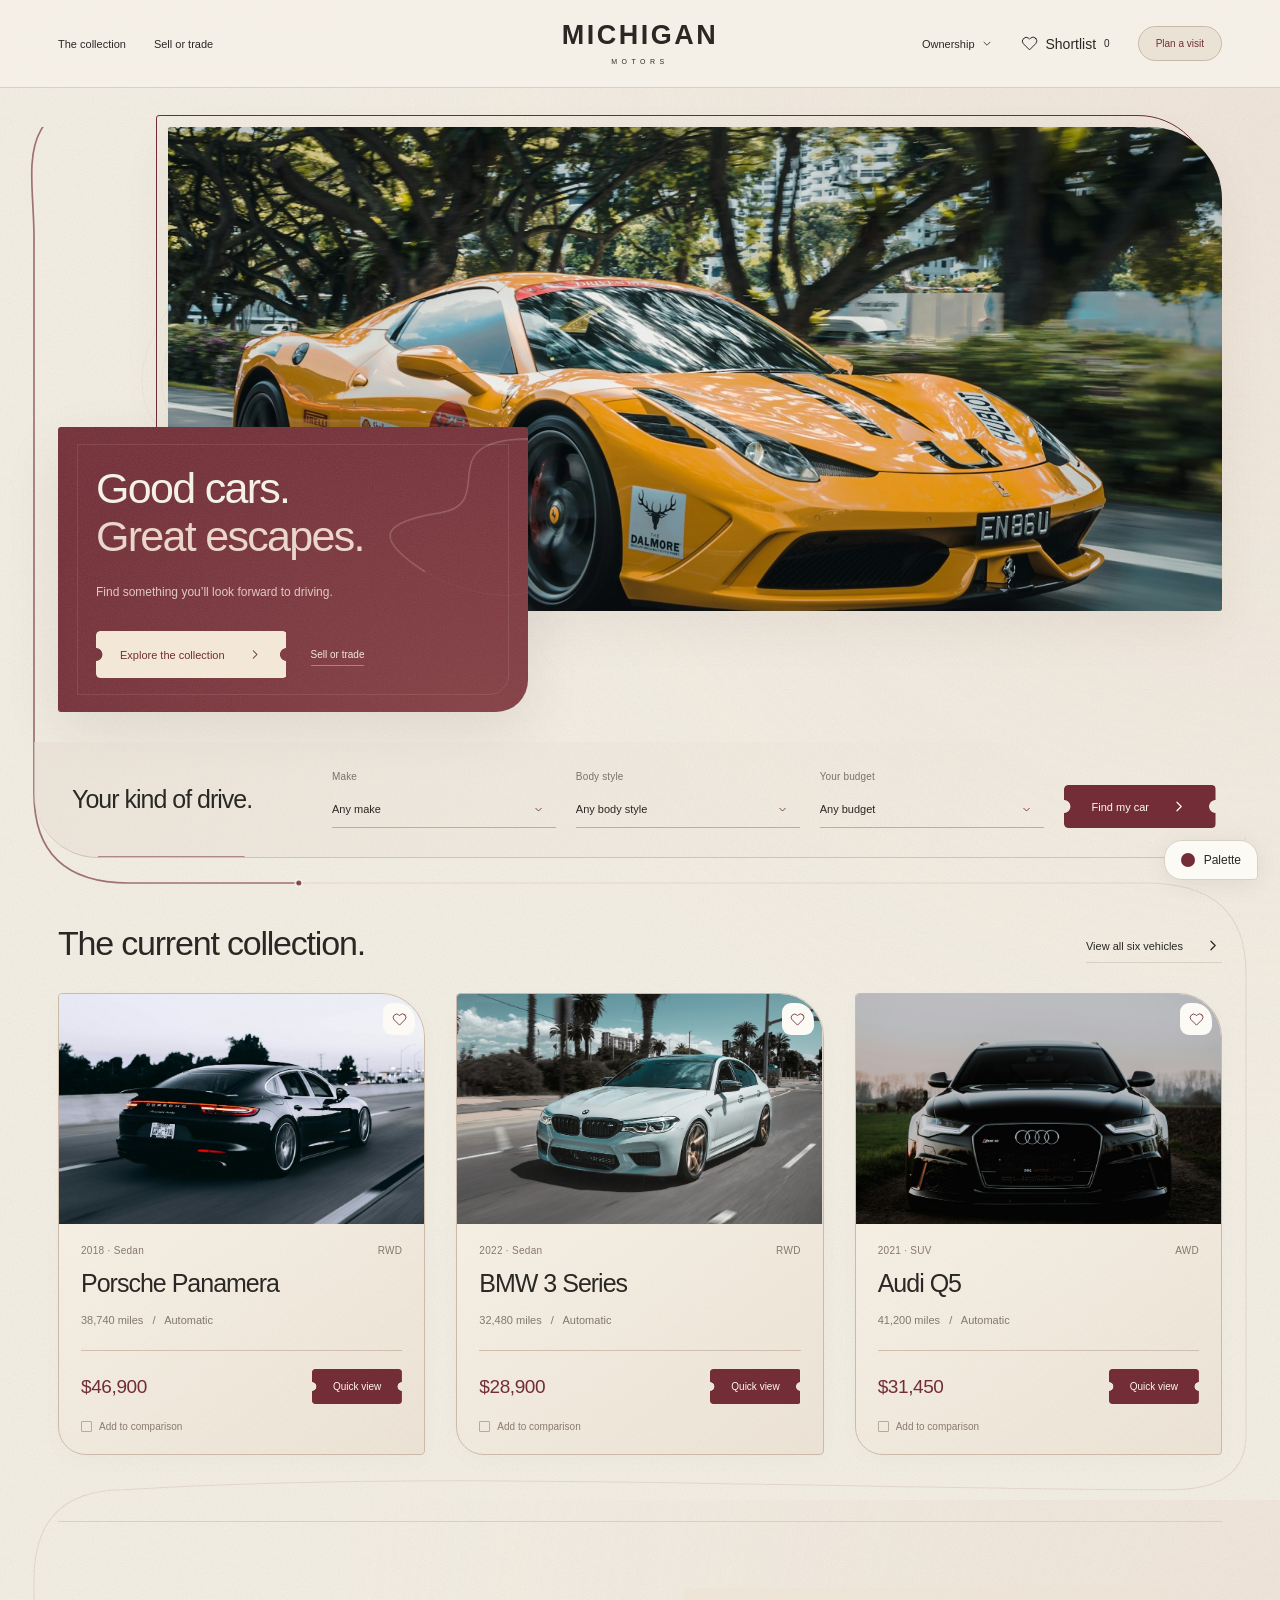
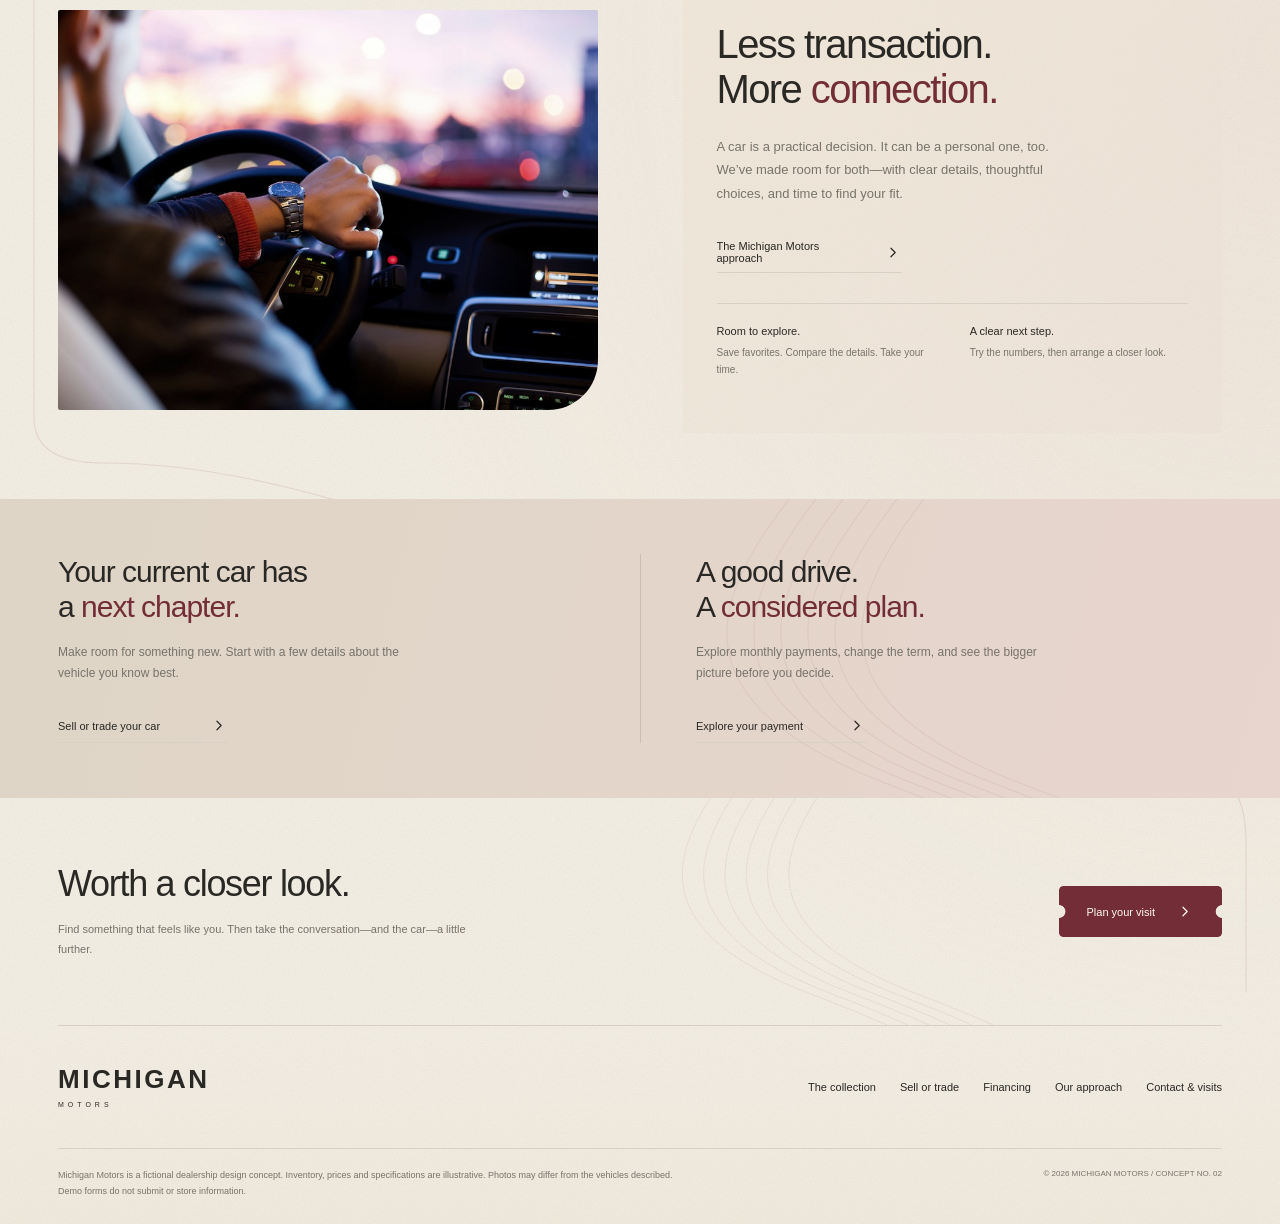
<file: index.html>
<!doctype html><html lang="en"><head><script>try{document.documentElement.dataset.palette=localStorage.getItem("michigan-palette")||"burgundy"}catch{}</script><meta charset="utf-8"><meta name="viewport" content="width=device-width,initial-scale=1"><meta name="theme-color" content="#722d36"><meta name="description" content="A new chapter in the dealership experience. Browse a thoughtful collection, explore payments and plan a closer look."><title>For the miles that matter | Michigan Motors</title><link rel="preconnect" href="https://fonts.googleapis.com"><link rel="preconnect" href="https://fonts.gstatic.com" crossorigin><link rel="stylesheet" href="style.css"></head><body><a class="skipLink" href="#main">Skip to content</a><header><nav class="container masthead" aria-label="Main navigation"><div class="navside left"><button class="mobilemenu" id="mobileMenuToggle" aria-expanded="false" aria-controls="mobileNav"><svg viewBox="0 0 20 20" aria-hidden="true"><path d="M3 7h14M3 13h14"/></svg>Menu</button><a href="inventory.html" data-nav="inventory">The collection</a><a href="sell-or-trade.html" data-nav="sell-or-trade">Sell or trade</a></div><a class="wordmark" href="index.html" aria-label="Michigan Motors home">MICHIGAN<small class="stateMotors">MOTORS</small></a><div class="navside right"><div class="navdrop"><button id="ownershipToggle" aria-expanded="false" aria-controls="ownershipMenu">Ownership<svg viewBox="0 0 20 20" aria-hidden="true"><path d="m5 7 5 5 5-5"/></svg></button><div class="dropmenu" id="ownershipMenu"><a href="financing.html" data-nav="financing">A plan for the journey<small>Explore a payment that fits.</small></a><a href="about.html" data-nav="about">The Michigan Motors approach<small>The thinking behind the experience.</small></a><a href="visit.html" data-nav="visit">Come say hello<small>Plan a visit or ask a question.</small></a></div></div><button class="iconbutton" onclick="showSaved()" aria-label="Open saved shortlist"><svg viewBox="0 0 24 24" aria-hidden="true"><path d="M20.8 4.6a5.4 5.4 0 0 0-7.6 0L12 5.8l-1.2-1.2a5.4 5.4 0 0 0-7.6 7.6L12 21l8.8-8.8a5.4 5.4 0 0 0 0-7.6Z"/></svg><span class="saveWord">Shortlist</span><span class="saveCount" data-save-count>0</span></button><a href="visit.html" class="navAction" data-nav="visit">Plan a visit</a></div><div class="mobileNav" id="mobileNav" hidden><a href="index.html" data-nav="index">Home</a><a href="inventory.html" data-nav="inventory">The collection</a><a href="sell-or-trade.html" data-nav="sell-or-trade">Sell or trade</a><a href="financing.html" data-nav="financing">Financing</a><a href="about.html" data-nav="about">Our approach</a><a href="visit.html" data-nav="visit">Plan a visit</a></div></nav></header><main id="main" class="journeyPage"><div class="journeyThread" aria-hidden="true"><svg id="journeySvg" fill="none" preserveAspectRatio="none"><path id="journeyGuide"/><path id="journeyInk" pathLength="1000"/><circle id="journeyDot" r="3.5"/></svg></div><div class="container"><section class="escapeHero" aria-labelledby="escapeTitle"><div class="escapePhoto"><img src="assets/cover.jpg" alt="A yellow Ferrari driving along a leafy road" fetchpriority="high"></div><div class="escapePanel"><svg class="panelRoute" viewBox="0 0 180 210" fill="none" aria-hidden="true"><path class="panelRouteBase" d="M180 12C75 12 150 80 87 90S20 116 60 145s95 38 120 29"/><path class="panelRouteInk" pathLength="100" d="M180 12C75 12 150 80 87 90S20 116 60 145s95 38 120 29"/></svg><h1 id="escapeTitle">Good cars.<br><em>Great escapes.</em></h1><p>Find something you’ll look forward to driving.</p><div class="escapeActions"><a class="btn light" href="inventory.html">Explore the collection<svg viewBox="0 0 20 20" aria-hidden="true"><path d="m7 5 5 5-5 5"/></svg></a><a class="escapeTrade" href="sell-or-trade.html">Sell or trade</a></div></div></section><section class="finderBand" aria-labelledby="finderTitle"><div><h2 id="finderTitle">Your kind of drive.</h2></div><form class="finderForm" id="homeFinder"><div class="field"><label for="homeMake">Make</label><select id="homeMake" name="make"><option value="">Any make</option><option>Audi</option><option>BMW</option><option>Mercedes-Benz</option><option>Porsche</option><option>Toyota</option><option>Volvo</option></select></div><div class="field"><label for="homeType">Body style</label><select id="homeType" name="type"><option value="">Any body style</option><option>SUV</option><option>Sedan</option></select></div><div class="field"><label for="homeBudget">Your budget</label><select id="homeBudget" name="budget"><option value="">Any budget</option><option value="25000">Up to $25,000</option><option value="35000">Up to $35,000</option><option value="50000">Up to $50,000</option></select></div><button type="submit" class="btn">Find my car <svg viewBox="0 0 20 20" aria-hidden="true"><path d="m7 5 5 5-5 5"/></svg></button></form></section><section class="section"><div class="sectionhead"><div><h2>The current collection.</h2></div><a class="btn text" href="inventory.html">View all six vehicles <svg viewBox="0 0 20 20" aria-hidden="true"><path d="m7 5 5 5-5 5"/></svg></a></div><div class="collectionGrid" id="homeCollection"></div></section><section class="section pageRule"><div class="storyFeature"><div class="storyImage"><img src="assets/road.jpg" alt="A driver enjoying a quiet moment behind the wheel" loading="lazy"></div><div><h2>Less transaction.<br>More <em>connection.</em></h2><p>A car is a practical decision. It can be a personal one, too. We’ve made room for both—with clear details, thoughtful choices, and time to find your fit.</p><a href="about.html" class="btn text" style="width:185px">The Michigan Motors approach <svg viewBox="0 0 20 20" aria-hidden="true"><path d="m7 5 5 5-5 5"/></svg></a><div class="promise"><div><strong>Room to explore.</strong><span>Save favorites. Compare the details. Take your time.</span></div><div><strong>A clear next step.</strong><span>Try the numbers, then arrange a closer look.</span></div></div></div></div></section></div><section class="ownershipBand"><div class="container ownershipGrid"><article class="ownershipTile"><h2>Your current car has<br>a <em>next chapter.</em></h2><p>Make room for something new. Start with a few details about the vehicle you know best.</p><a class="btn text" href="sell-or-trade.html">Sell or trade your car <svg viewBox="0 0 20 20" aria-hidden="true"><path d="m7 5 5 5-5 5"/></svg></a></article><article class="ownershipTile"><h2>A good drive.<br>A <em>considered plan.</em></h2><p>Explore monthly payments, change the term, and see the bigger picture before you decide.</p><a class="btn text" href="financing.html">Explore your payment <svg viewBox="0 0 20 20" aria-hidden="true"><path d="m7 5 5 5-5 5"/></svg></a></article></div></section><div class="container"><section class="visitBanner"><div><h2>Worth a closer look.</h2><p>Find something that feels like you. Then take the conversation—and the car—a little further.</p></div><a class="btn" href="visit.html">Plan your visit <svg viewBox="0 0 20 20" aria-hidden="true"><path d="m7 5 5 5-5 5"/></svg></a></section></div></main><footer class="container"><div class="footerTop"><a class="wordmark" href="index.html">MICHIGAN<small class="stateMotors">MOTORS</small></a><div class="footerLinks"><a href="inventory.html">The collection</a><a href="sell-or-trade.html">Sell or trade</a><a href="financing.html">Financing</a><a href="about.html">Our approach</a><a href="visit.html">Contact & visits</a></div></div><div class="footerBottom"><p>Michigan Motors is a fictional dealership design concept. Inventory, prices and specifications are illustrative. Photos may differ from the vehicles described. Demo forms do not submit or store information.</p><span>© 2026 MICHIGAN MOTORS / CONCEPT NO. 02</span></div></footer><dialog id="drawer" class="dialog drawer" aria-labelledby="drawerLabel"><div class="dialogHead"><span id="drawerLabel">A closer look</span><button class="closeButton" onclick="closeDrawer()" aria-label="Close panel"><svg viewBox="0 0 20 20" aria-hidden="true"><path d="m5 5 10 10M15 5 5 15"/></svg></button></div><div class="drawerBody" id="drawerBody"></div></dialog><dialog id="compareDialog" class="dialog compareDialog" aria-labelledby="compareTitle"><div class="dialogHead"><span id="compareTitle">A considered comparison</span><button class="closeButton" onclick="compareDialog.close()" aria-label="Close comparison"><svg viewBox="0 0 20 20" aria-hidden="true"><path d="m5 5 10 10M15 5 5 15"/></svg></button></div><div class="compareBody" id="compareBody"></div></dialog><div class="compareBar" id="compareBar" hidden><span id="compareCount" aria-live="polite"></span><button id="compareOpen" class="btn" onclick="openCompare()">Compare vehicles</button><button class="iconbutton" onclick="clearCompare()" aria-label="Clear comparison"><svg viewBox="0 0 20 20" aria-hidden="true"><path d="m5 5 10 10M15 5 5 15"/></svg></button></div><div class="toast" id="toast" hidden role="status"></div><script src="app.js"></script></body></html>
</file>
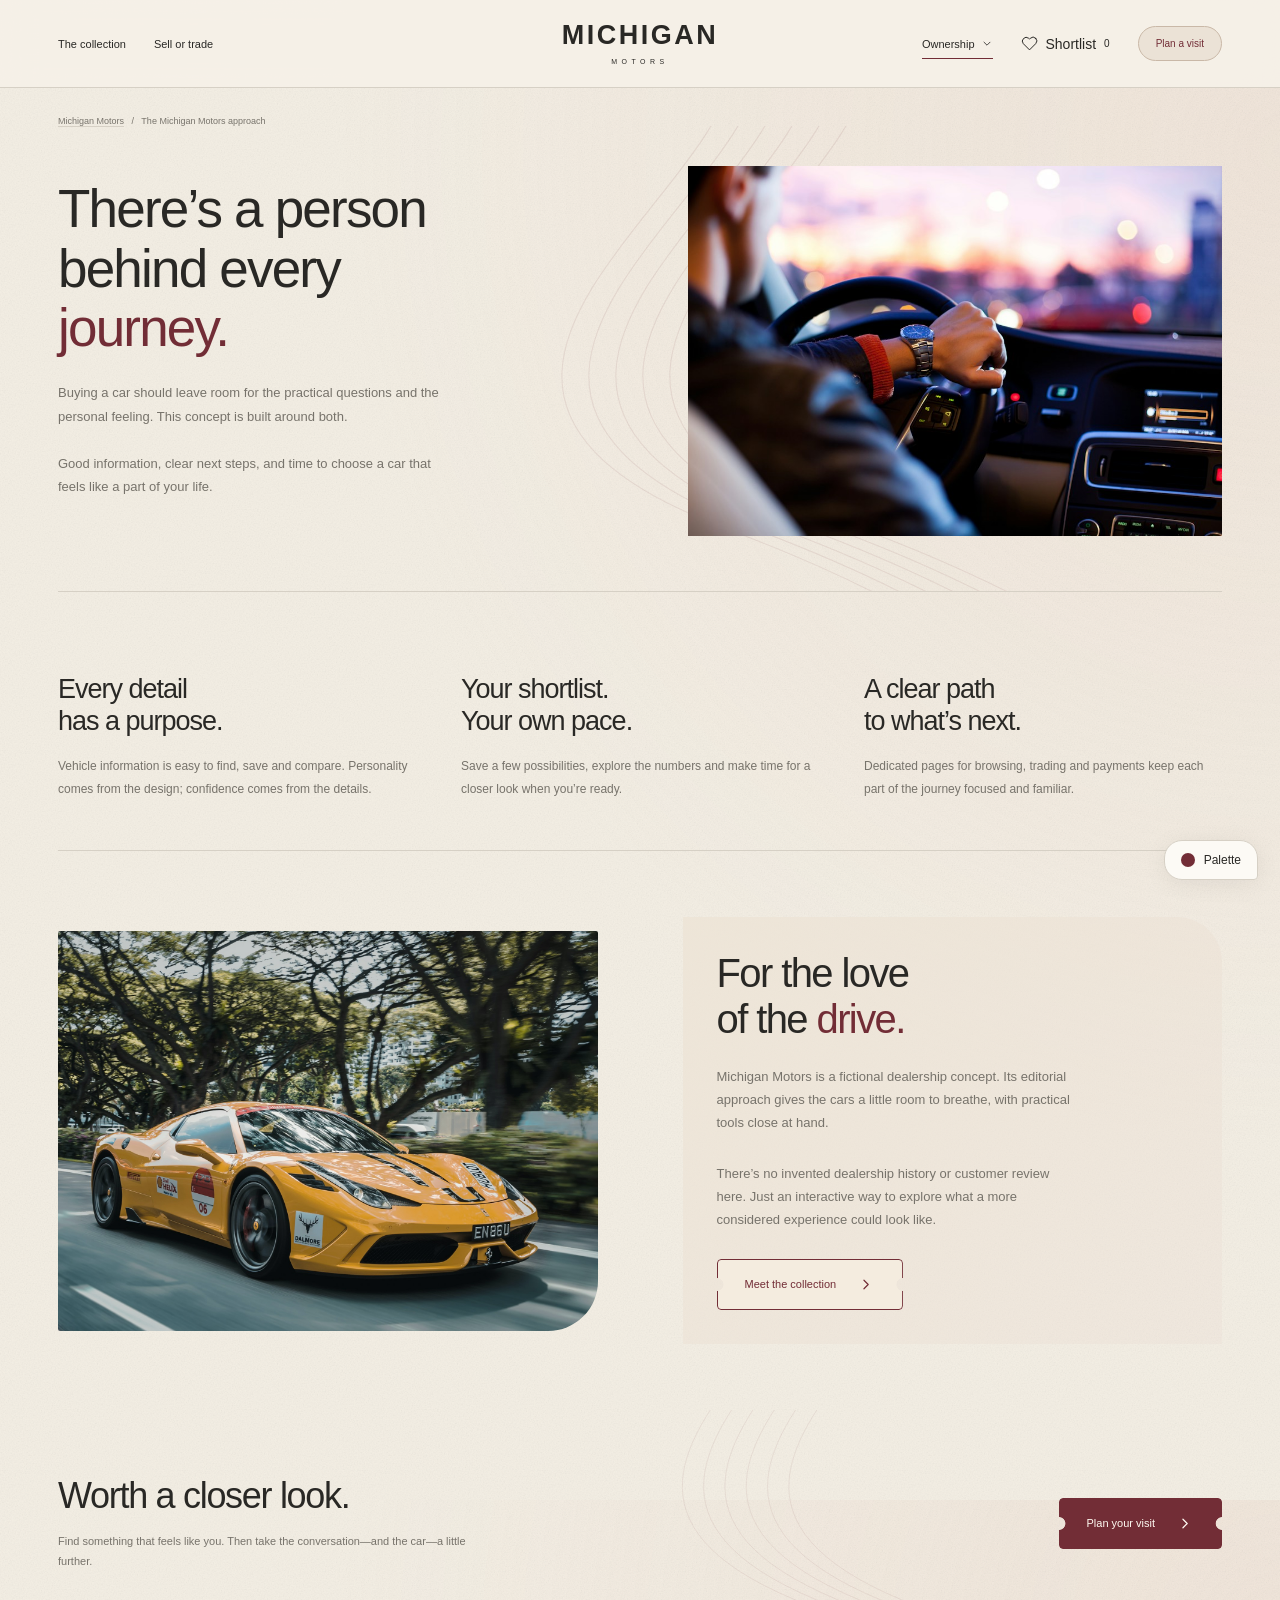
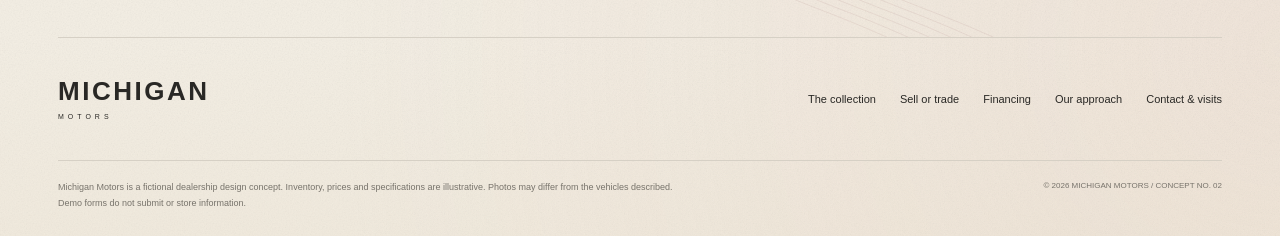
<file: about.html>
<!doctype html><html lang="en"><head><script>try{document.documentElement.dataset.palette=localStorage.getItem("michigan-palette")||"burgundy"}catch{}</script><meta charset="utf-8"><meta name="viewport" content="width=device-width,initial-scale=1"><meta name="theme-color" content="#722d36"><meta name="description" content="A new chapter in the dealership experience. Browse a thoughtful collection, explore payments and plan a closer look."><title>The Michigan Motors approach | Michigan Motors</title><link rel="preconnect" href="https://fonts.googleapis.com"><link rel="preconnect" href="https://fonts.gstatic.com" crossorigin><link rel="stylesheet" href="style.css"></head><body><a class="skipLink" href="#main">Skip to content</a><header><nav class="container masthead" aria-label="Main navigation"><div class="navside left"><button class="mobilemenu" id="mobileMenuToggle" aria-expanded="false" aria-controls="mobileNav"><svg viewBox="0 0 20 20" aria-hidden="true"><path d="M3 7h14M3 13h14"/></svg>Menu</button><a href="inventory.html" data-nav="inventory">The collection</a><a href="sell-or-trade.html" data-nav="sell-or-trade">Sell or trade</a></div><a class="wordmark" href="index.html" aria-label="Michigan Motors home">MICHIGAN<small class="stateMotors">MOTORS</small></a><div class="navside right"><div class="navdrop"><button id="ownershipToggle" aria-expanded="false" aria-controls="ownershipMenu">Ownership<svg viewBox="0 0 20 20" aria-hidden="true"><path d="m5 7 5 5 5-5"/></svg></button><div class="dropmenu" id="ownershipMenu"><a href="financing.html" data-nav="financing">A plan for the journey<small>Explore a payment that fits.</small></a><a href="about.html" data-nav="about">The Michigan Motors approach<small>The thinking behind the experience.</small></a><a href="visit.html" data-nav="visit">Come say hello<small>Plan a visit or ask a question.</small></a></div></div><button class="iconbutton" onclick="showSaved()" aria-label="Open saved shortlist"><svg viewBox="0 0 24 24" aria-hidden="true"><path d="M20.8 4.6a5.4 5.4 0 0 0-7.6 0L12 5.8l-1.2-1.2a5.4 5.4 0 0 0-7.6 7.6L12 21l8.8-8.8a5.4 5.4 0 0 0 0-7.6Z"/></svg><span class="saveWord">Shortlist</span><span class="saveCount" data-save-count>0</span></button><a href="visit.html" class="navAction" data-nav="visit">Plan a visit</a></div><div class="mobileNav" id="mobileNav" hidden><a href="index.html" data-nav="index">Home</a><a href="inventory.html" data-nav="inventory">The collection</a><a href="sell-or-trade.html" data-nav="sell-or-trade">Sell or trade</a><a href="financing.html" data-nav="financing">Financing</a><a href="about.html" data-nav="about">Our approach</a><a href="visit.html" data-nav="visit">Plan a visit</a></div></nav></header><main id="main"><div class="container crumb"><a href="index.html">Michigan Motors</a> &nbsp; / &nbsp; The Michigan Motors approach</div><div class="container"><section class="innerHero"><div><h1>There’s a person<br>behind every<br><em>journey.</em></h1><p>Buying a car should leave room for the practical questions and the personal feeling. This concept is built around both.</p><p>Good information, clear next steps, and time to choose a car that feels like a part of your life.</p></div><div class="photo"><img src="assets/road.jpg" alt="A driver behind the wheel"></div></section><section class="valuesRow"><article class="value"><span>01 / CONSIDERED</span><h2>Every detail<br>has a purpose.</h2><p>Vehicle information is easy to find, save and compare. Personality comes from the design; confidence comes from the details.</p></article><article class="value"><span>02 / PERSONAL</span><h2>Your shortlist.<br>Your own pace.</h2><p>Save a few possibilities, explore the numbers and make time for a closer look when you’re ready.</p></article><article class="value"><span>03 / STRAIGHTFORWARD</span><h2>A clear path<br>to what’s next.</h2><p>Dedicated pages for browsing, trading and payments keep each part of the journey focused and familiar.</p></article></section><section class="section pageRule"><div class="storyFeature"><div class="storyImage"><img src="assets/cover.jpg" alt="Yellow sports car enjoying a tree-lined road" loading="lazy"></div><div><h2>For the love<br>of the <em>drive.</em></h2><p>Michigan Motors is a fictional dealership concept. Its editorial approach gives the cars a little room to breathe, with practical tools close at hand.</p><p>There’s no invented dealership history or customer review here. Just an interactive way to explore what a more considered experience could look like.</p><a class="btn outline" href="inventory.html">Meet the collection <svg viewBox="0 0 20 20" aria-hidden="true"><path d="m7 5 5 5-5 5"/></svg></a></div></div></section></div><div class="container"><section class="visitBanner"><div><h2>Worth a closer look.</h2><p>Find something that feels like you. Then take the conversation—and the car—a little further.</p></div><a class="btn" href="visit.html">Plan your visit <svg viewBox="0 0 20 20" aria-hidden="true"><path d="m7 5 5 5-5 5"/></svg></a></section></div></main><footer class="container"><div class="footerTop"><a class="wordmark" href="index.html">MICHIGAN<small class="stateMotors">MOTORS</small></a><div class="footerLinks"><a href="inventory.html">The collection</a><a href="sell-or-trade.html">Sell or trade</a><a href="financing.html">Financing</a><a href="about.html">Our approach</a><a href="visit.html">Contact & visits</a></div></div><div class="footerBottom"><p>Michigan Motors is a fictional dealership design concept. Inventory, prices and specifications are illustrative. Photos may differ from the vehicles described. Demo forms do not submit or store information.</p><span>© 2026 MICHIGAN MOTORS / CONCEPT NO. 02</span></div></footer><dialog id="drawer" class="dialog drawer" aria-labelledby="drawerLabel"><div class="dialogHead"><span id="drawerLabel">A closer look</span><button class="closeButton" onclick="closeDrawer()" aria-label="Close panel"><svg viewBox="0 0 20 20" aria-hidden="true"><path d="m5 5 10 10M15 5 5 15"/></svg></button></div><div class="drawerBody" id="drawerBody"></div></dialog><dialog id="compareDialog" class="dialog compareDialog" aria-labelledby="compareTitle"><div class="dialogHead"><span id="compareTitle">A considered comparison</span><button class="closeButton" onclick="compareDialog.close()" aria-label="Close comparison"><svg viewBox="0 0 20 20" aria-hidden="true"><path d="m5 5 10 10M15 5 5 15"/></svg></button></div><div class="compareBody" id="compareBody"></div></dialog><div class="compareBar" id="compareBar" hidden><span id="compareCount" aria-live="polite"></span><button id="compareOpen" class="btn" onclick="openCompare()">Compare vehicles</button><button class="iconbutton" onclick="clearCompare()" aria-label="Clear comparison"><svg viewBox="0 0 20 20" aria-hidden="true"><path d="m5 5 10 10M15 5 5 15"/></svg></button></div><div class="toast" id="toast" hidden role="status"></div><script src="app.js"></script></body></html>
</file>
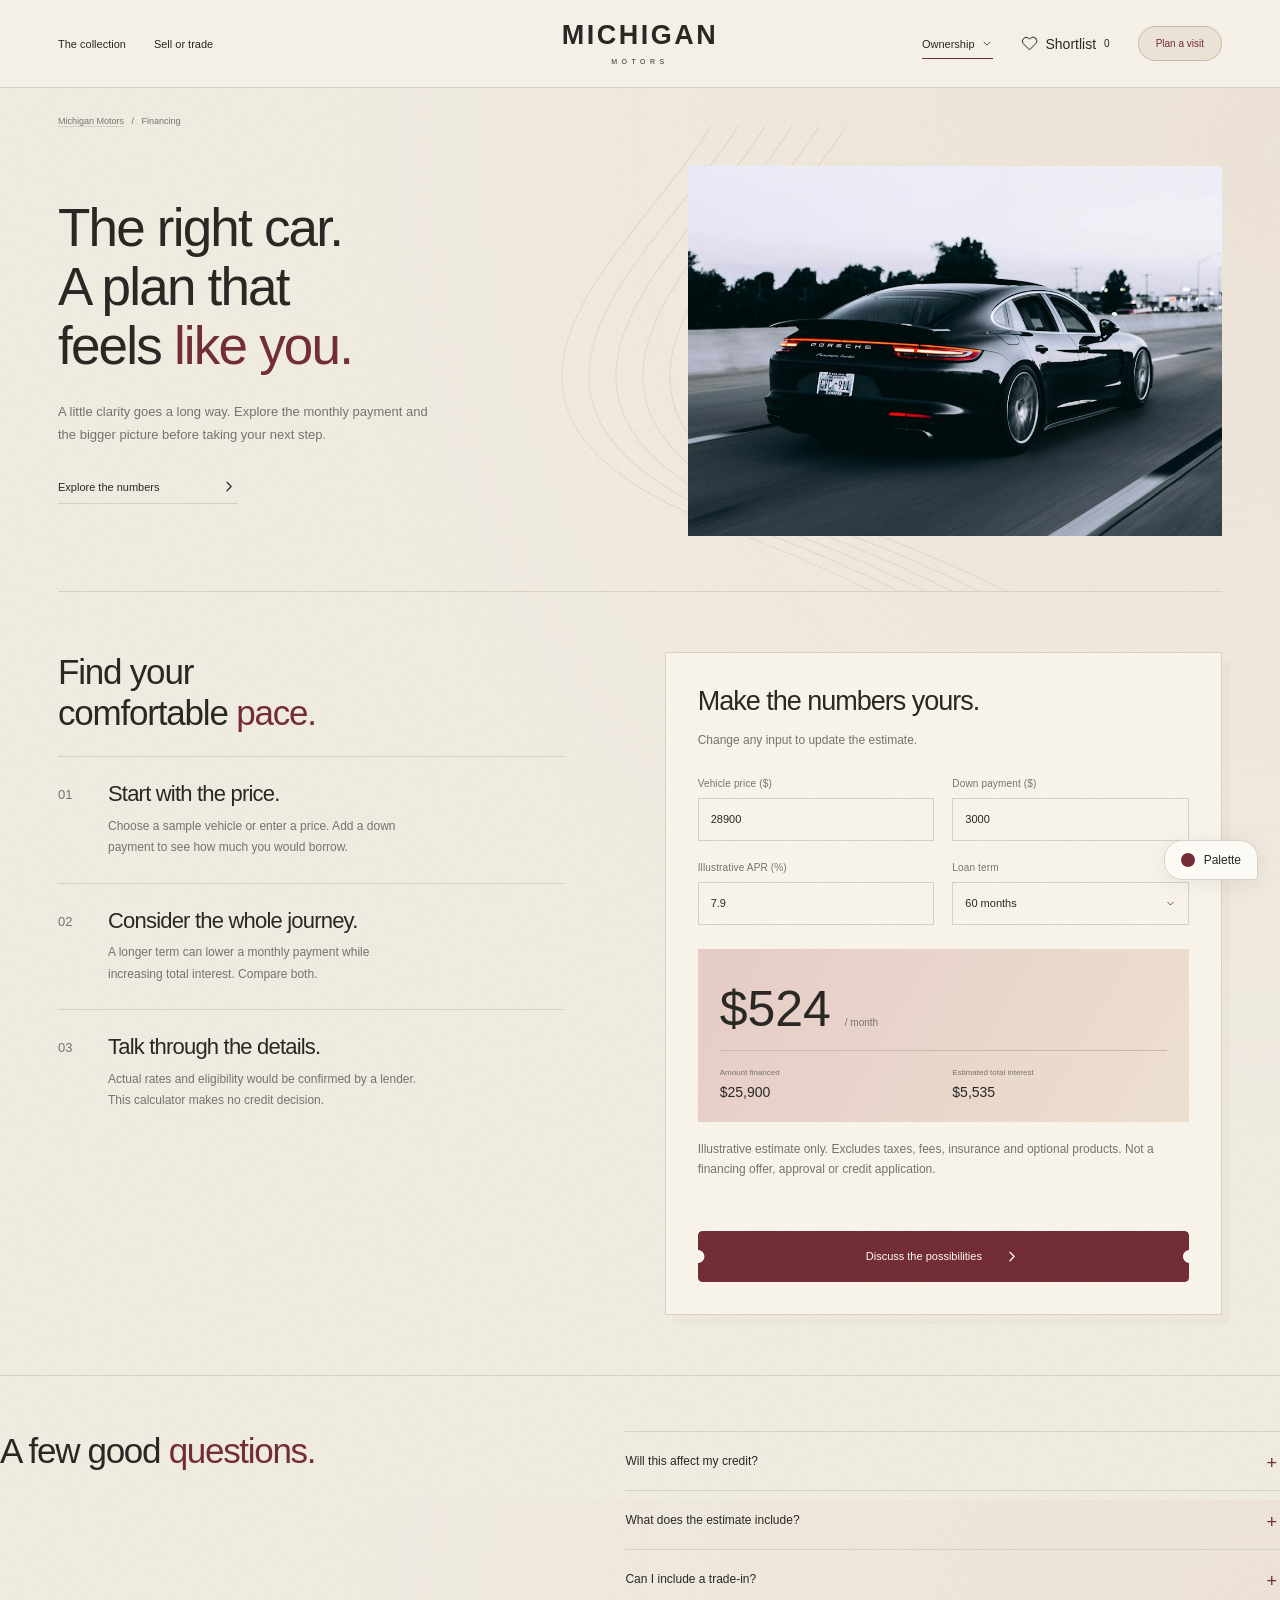
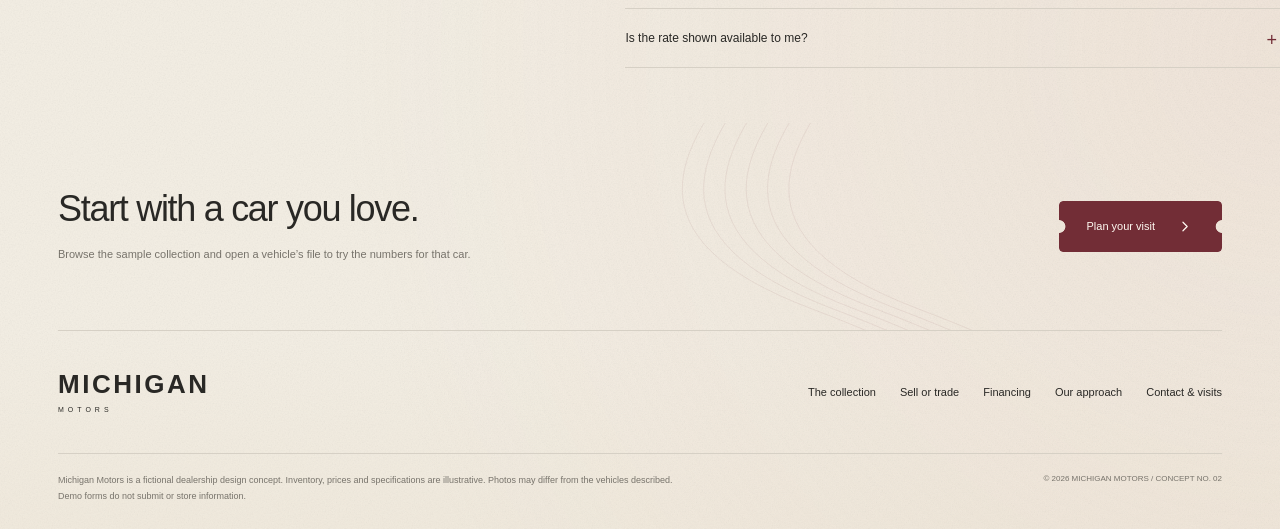
<file: financing.html>
<!doctype html><html lang="en"><head><script>try{document.documentElement.dataset.palette=localStorage.getItem("michigan-palette")||"burgundy"}catch{}</script><meta charset="utf-8"><meta name="viewport" content="width=device-width,initial-scale=1"><meta name="theme-color" content="#722d36"><meta name="description" content="A new chapter in the dealership experience. Browse a thoughtful collection, explore payments and plan a closer look."><title>A plan for the journey | Michigan Motors</title><link rel="preconnect" href="https://fonts.googleapis.com"><link rel="preconnect" href="https://fonts.gstatic.com" crossorigin><link rel="stylesheet" href="style.css"></head><body><a class="skipLink" href="#main">Skip to content</a><header><nav class="container masthead" aria-label="Main navigation"><div class="navside left"><button class="mobilemenu" id="mobileMenuToggle" aria-expanded="false" aria-controls="mobileNav"><svg viewBox="0 0 20 20" aria-hidden="true"><path d="M3 7h14M3 13h14"/></svg>Menu</button><a href="inventory.html" data-nav="inventory">The collection</a><a href="sell-or-trade.html" data-nav="sell-or-trade">Sell or trade</a></div><a class="wordmark" href="index.html" aria-label="Michigan Motors home">MICHIGAN<small class="stateMotors">MOTORS</small></a><div class="navside right"><div class="navdrop"><button id="ownershipToggle" aria-expanded="false" aria-controls="ownershipMenu">Ownership<svg viewBox="0 0 20 20" aria-hidden="true"><path d="m5 7 5 5 5-5"/></svg></button><div class="dropmenu" id="ownershipMenu"><a href="financing.html" data-nav="financing">A plan for the journey<small>Explore a payment that fits.</small></a><a href="about.html" data-nav="about">The Michigan Motors approach<small>The thinking behind the experience.</small></a><a href="visit.html" data-nav="visit">Come say hello<small>Plan a visit or ask a question.</small></a></div></div><button class="iconbutton" onclick="showSaved()" aria-label="Open saved shortlist"><svg viewBox="0 0 24 24" aria-hidden="true"><path d="M20.8 4.6a5.4 5.4 0 0 0-7.6 0L12 5.8l-1.2-1.2a5.4 5.4 0 0 0-7.6 7.6L12 21l8.8-8.8a5.4 5.4 0 0 0 0-7.6Z"/></svg><span class="saveWord">Shortlist</span><span class="saveCount" data-save-count>0</span></button><a href="visit.html" class="navAction" data-nav="visit">Plan a visit</a></div><div class="mobileNav" id="mobileNav" hidden><a href="index.html" data-nav="index">Home</a><a href="inventory.html" data-nav="inventory">The collection</a><a href="sell-or-trade.html" data-nav="sell-or-trade">Sell or trade</a><a href="financing.html" data-nav="financing">Financing</a><a href="about.html" data-nav="about">Our approach</a><a href="visit.html" data-nav="visit">Plan a visit</a></div></nav></header><main id="main"><div class="container crumb"><a href="index.html">Michigan Motors</a> &nbsp; / &nbsp; Financing</div><div class="container"><section class="innerHero"><div><h1>The right car.<br>A plan that<br>feels <em>like you.</em></h1><p>A little clarity goes a long way. Explore the monthly payment and the bigger picture before taking your next step.</p><a class="btn text" href="#paymentExplorer" style="width:180px">Explore the numbers <svg viewBox="0 0 20 20" aria-hidden="true"><path d="m7 5 5 5-5 5"/></svg></a></div><div class="photo"><img src="assets/porsche.jpg" alt="A Porsche photographed on the open road"></div></section><section class="processForm"><div><h2>Find your<br>comfortable <em>pace.</em></h2><div class="processSteps"><article class="processStep"><div><h3>Start with the price.</h3><p>Choose a sample vehicle or enter a price. Add a down payment to see how much you would borrow.</p></div></article><article class="processStep"><div><h3>Consider the whole journey.</h3><p>A longer term can lower a monthly payment while increasing total interest. Compare both.</p></div></article><article class="processStep"><div><h3>Talk through the details.</h3><p>Actual rates and eligibility would be confirmed by a lender. This calculator makes no credit decision.</p></div></article></div></div><form class="formCard" id="paymentExplorer"><h3>Make the numbers yours.</h3><p>Change any input to update the estimate.</p><div class="fieldGrid"><div class="field"><label for="price">Vehicle price ($)</label><input id="price" type="number" min="1000" step="100" value="28900"></div><div class="field"><label for="down">Down payment ($)</label><input id="down" type="number" min="0" step="100" value="3000"></div><div class="field"><label for="apr">Illustrative APR (%)</label><input id="apr" type="number" min="0" max="35" step="0.1" value="7.9"></div><div class="field"><label for="term">Loan term</label><select id="term"><option value="36">36 months</option><option value="48">48 months</option><option value="60" selected>60 months</option><option value="72">72 months</option></select></div></div><div class="resultPanel" aria-live="polite"><div class="payment" id="payment"></div><div class="resultExtras"><div><small>Amount financed</small><strong id="principal"></strong></div><div><small>Estimated total interest</small><strong id="interest"></strong></div></div></div><p class="fineprint">Illustrative estimate only. Excludes taxes, fees, insurance and optional products. Not a financing offer, approval or credit application.</p><a class="btn" href="visit.html">Discuss the possibilities <svg viewBox="0 0 20 20" aria-hidden="true"><path d="m7 5 5 5-5 5"/></svg></a></form></section></div><section class="container faqSection"><div><h2>A few good<br><em>questions.</em></h2></div><div><details><summary>Will this affect my credit?</summary><p>No. The calculator only performs a calculation in your browser. No credit check or application takes place.</p></details><details><summary>What does the estimate include?</summary><p>Vehicle price minus down payment, your entered APR and the selected loan term. Taxes, fees, insurance and optional products are excluded.</p></details><details><summary>Can I include a trade-in?</summary><p>Confirmed trade-in equity may contribute toward a purchase. This calculator does not appraise your car or account for an outstanding loan.</p></details><details><summary>Is the rate shown available to me?</summary><p>The APR is an example that you can change. A lender would determine actual eligibility, rate and terms.</p></details></div></section><div class="container"><section class="visitBanner"><div><h2>Start with a car you love.</h2><p>Browse the sample collection and open a vehicle’s file to try the numbers for that car.</p></div><a class="btn" href="visit.html">Plan your visit <svg viewBox="0 0 20 20" aria-hidden="true"><path d="m7 5 5 5-5 5"/></svg></a></section></div></main><footer class="container"><div class="footerTop"><a class="wordmark" href="index.html">MICHIGAN<small class="stateMotors">MOTORS</small></a><div class="footerLinks"><a href="inventory.html">The collection</a><a href="sell-or-trade.html">Sell or trade</a><a href="financing.html">Financing</a><a href="about.html">Our approach</a><a href="visit.html">Contact & visits</a></div></div><div class="footerBottom"><p>Michigan Motors is a fictional dealership design concept. Inventory, prices and specifications are illustrative. Photos may differ from the vehicles described. Demo forms do not submit or store information.</p><span>© 2026 MICHIGAN MOTORS / CONCEPT NO. 02</span></div></footer><dialog id="drawer" class="dialog drawer" aria-labelledby="drawerLabel"><div class="dialogHead"><span id="drawerLabel">A closer look</span><button class="closeButton" onclick="closeDrawer()" aria-label="Close panel"><svg viewBox="0 0 20 20" aria-hidden="true"><path d="m5 5 10 10M15 5 5 15"/></svg></button></div><div class="drawerBody" id="drawerBody"></div></dialog><dialog id="compareDialog" class="dialog compareDialog" aria-labelledby="compareTitle"><div class="dialogHead"><span id="compareTitle">A considered comparison</span><button class="closeButton" onclick="compareDialog.close()" aria-label="Close comparison"><svg viewBox="0 0 20 20" aria-hidden="true"><path d="m5 5 10 10M15 5 5 15"/></svg></button></div><div class="compareBody" id="compareBody"></div></dialog><div class="compareBar" id="compareBar" hidden><span id="compareCount" aria-live="polite"></span><button id="compareOpen" class="btn" onclick="openCompare()">Compare vehicles</button><button class="iconbutton" onclick="clearCompare()" aria-label="Clear comparison"><svg viewBox="0 0 20 20" aria-hidden="true"><path d="m5 5 10 10M15 5 5 15"/></svg></button></div><div class="toast" id="toast" hidden role="status"></div><script src="app.js"></script></body></html>
</file>
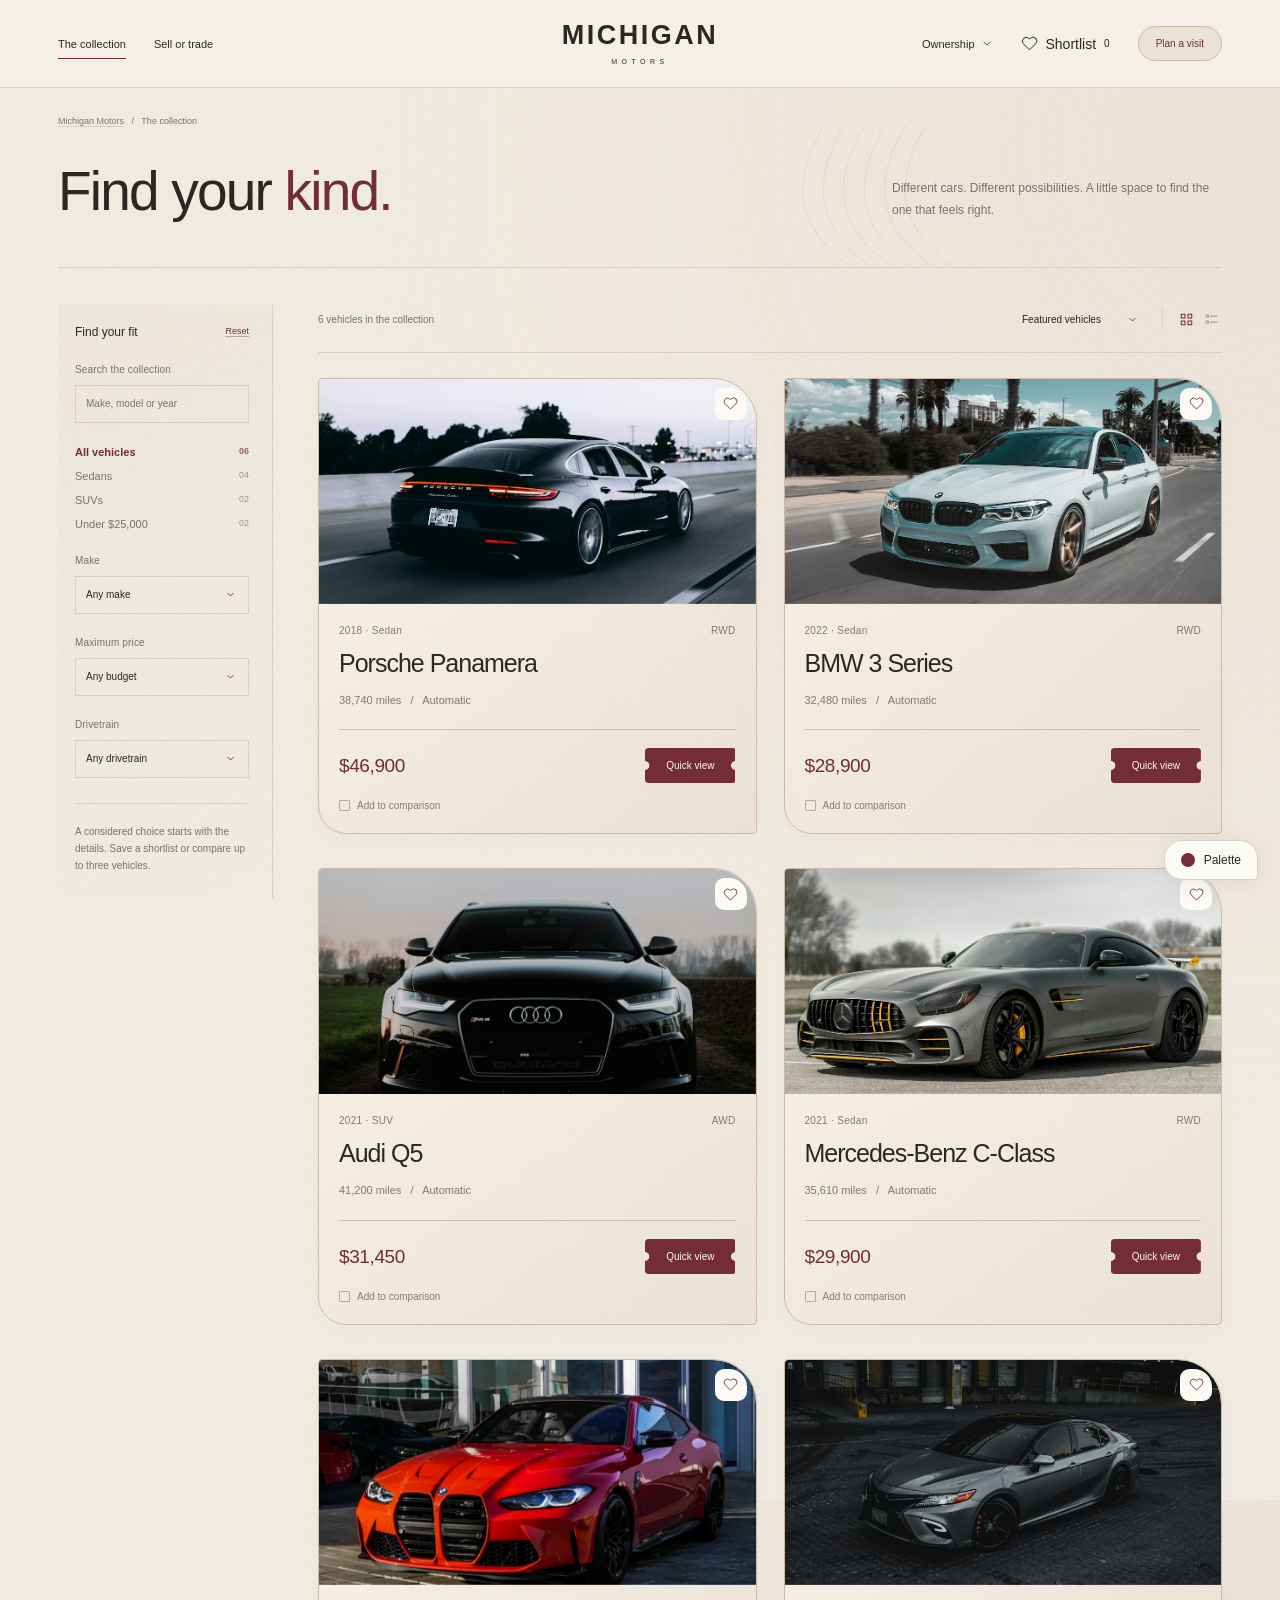
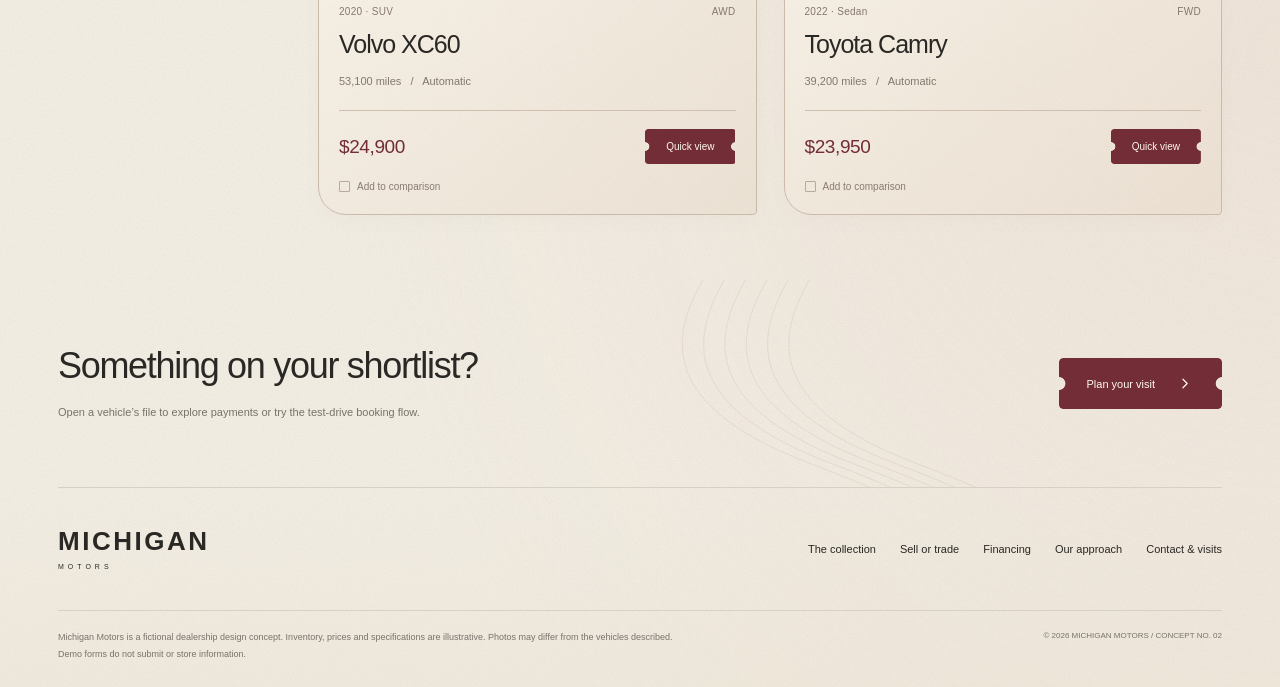
<file: inventory.html>
<!doctype html><html lang="en"><head><script>try{document.documentElement.dataset.palette=localStorage.getItem("michigan-palette")||"burgundy"}catch{}</script><meta charset="utf-8"><meta name="viewport" content="width=device-width,initial-scale=1"><meta name="theme-color" content="#722d36"><meta name="description" content="A new chapter in the dealership experience. Browse a thoughtful collection, explore payments and plan a closer look."><title>The collection | Michigan Motors</title><link rel="preconnect" href="https://fonts.googleapis.com"><link rel="preconnect" href="https://fonts.gstatic.com" crossorigin><link rel="stylesheet" href="style.css"></head><body><a class="skipLink" href="#main">Skip to content</a><header><nav class="container masthead" aria-label="Main navigation"><div class="navside left"><button class="mobilemenu" id="mobileMenuToggle" aria-expanded="false" aria-controls="mobileNav"><svg viewBox="0 0 20 20" aria-hidden="true"><path d="M3 7h14M3 13h14"/></svg>Menu</button><a href="inventory.html" data-nav="inventory">The collection</a><a href="sell-or-trade.html" data-nav="sell-or-trade">Sell or trade</a></div><a class="wordmark" href="index.html" aria-label="Michigan Motors home">MICHIGAN<small class="stateMotors">MOTORS</small></a><div class="navside right"><div class="navdrop"><button id="ownershipToggle" aria-expanded="false" aria-controls="ownershipMenu">Ownership<svg viewBox="0 0 20 20" aria-hidden="true"><path d="m5 7 5 5 5-5"/></svg></button><div class="dropmenu" id="ownershipMenu"><a href="financing.html" data-nav="financing">A plan for the journey<small>Explore a payment that fits.</small></a><a href="about.html" data-nav="about">The Michigan Motors approach<small>The thinking behind the experience.</small></a><a href="visit.html" data-nav="visit">Come say hello<small>Plan a visit or ask a question.</small></a></div></div><button class="iconbutton" onclick="showSaved()" aria-label="Open saved shortlist"><svg viewBox="0 0 24 24" aria-hidden="true"><path d="M20.8 4.6a5.4 5.4 0 0 0-7.6 0L12 5.8l-1.2-1.2a5.4 5.4 0 0 0-7.6 7.6L12 21l8.8-8.8a5.4 5.4 0 0 0 0-7.6Z"/></svg><span class="saveWord">Shortlist</span><span class="saveCount" data-save-count>0</span></button><a href="visit.html" class="navAction" data-nav="visit">Plan a visit</a></div><div class="mobileNav" id="mobileNav" hidden><a href="index.html" data-nav="index">Home</a><a href="inventory.html" data-nav="inventory">The collection</a><a href="sell-or-trade.html" data-nav="sell-or-trade">Sell or trade</a><a href="financing.html" data-nav="financing">Financing</a><a href="about.html" data-nav="about">Our approach</a><a href="visit.html" data-nav="visit">Plan a visit</a></div></nav></header><main id="main"><div class="container crumb"><a href="index.html">Michigan Motors</a> &nbsp; / &nbsp; The collection</div><div class="container"><section class="pageHeading"><div><h1>Find your <em>kind.</em></h1></div><p>Different cars. Different possibilities. A little space to find the one that feels right.</p></section><div class="inventoryLayout"><div class="mobileFilters"><button class="btn outline" id="filterToggle" aria-expanded="false" aria-controls="inventoryFilters">Refine your search</button></div><form class="filters" id="inventoryFilters"><div class="filterTitle"><strong>Find your fit</strong><button type="button" class="reset" onclick="resetInventory()">Reset</button></div><div class="field"><label for="filterSearch">Search the collection</label><input id="filterSearch" type="search" placeholder="Make, model or year"></div><div class="filterTypes"><button type="button" data-type="All" onclick="setType('All')" aria-pressed="true" class="active">All vehicles <span>06</span></button><button type="button" data-type="Sedan" onclick="setType('Sedan')" aria-pressed="false">Sedans <span>04</span></button><button type="button" data-type="SUV" onclick="setType('SUV')" aria-pressed="false">SUVs <span>02</span></button><button type="button" data-type="Under25" onclick="setType('Under25')" aria-pressed="false">Under $25,000 <span>02</span></button></div><div class="field"><label for="filterMake">Make</label><select id="filterMake"><option value="">Any make</option><option>Audi</option><option>BMW</option><option>Mercedes-Benz</option><option>Porsche</option><option>Toyota</option><option>Volvo</option></select></div><div class="field"><label for="filterBudget">Maximum price</label><select id="filterBudget"><option value="">Any budget</option><option value="25000">Up to $25,000</option><option value="35000">Up to $35,000</option><option value="50000">Up to $50,000</option></select></div><div class="field"><label for="filterDrive">Drivetrain</label><select id="filterDrive"><option value="">Any drivetrain</option><option>AWD</option><option>RWD</option><option>FWD</option></select></div><div class="filterNote">A considered choice starts with the details. Save a shortlist or compare up to three vehicles.</div></form><section aria-label="Available vehicles"><div class="collectionToolbar"><span id="resultsCount" aria-live="polite">6 vehicles in the collection</span><div class="viewTools"><select id="sort" aria-label="Sort vehicles"><option value="featured">Featured vehicles</option><option value="low">Price: low to high</option><option value="high">Price: high to low</option><option value="miles">Lowest mileage</option></select><div class="viewSwitch"><button data-view="grid" onclick="setView('grid')" aria-label="Grid view" aria-pressed="true"><svg viewBox="0 0 20 20" aria-hidden="true"><path d="M3 3h5v5H3zM12 3h5v5h-5zM3 12h5v5H3zM12 12h5v5h-5z"/></svg></button><button data-view="list" onclick="setView('list')" aria-label="List view" aria-pressed="false"><svg viewBox="0 0 20 20" aria-hidden="true"><path d="M3 4h3v3H3zM9 5.5h8M3 12h3v3H3zM9 13.5h8"/></svg></button></div></div></div><div class="collectionGrid" id="inventoryGrid"></div></section></div></div><div class="container"><section class="visitBanner"><div><h2>Something on your shortlist?</h2><p>Open a vehicle’s file to explore payments or try the test-drive booking flow.</p></div><a class="btn" href="visit.html">Plan your visit <svg viewBox="0 0 20 20" aria-hidden="true"><path d="m7 5 5 5-5 5"/></svg></a></section></div></main><footer class="container"><div class="footerTop"><a class="wordmark" href="index.html">MICHIGAN<small class="stateMotors">MOTORS</small></a><div class="footerLinks"><a href="inventory.html">The collection</a><a href="sell-or-trade.html">Sell or trade</a><a href="financing.html">Financing</a><a href="about.html">Our approach</a><a href="visit.html">Contact & visits</a></div></div><div class="footerBottom"><p>Michigan Motors is a fictional dealership design concept. Inventory, prices and specifications are illustrative. Photos may differ from the vehicles described. Demo forms do not submit or store information.</p><span>© 2026 MICHIGAN MOTORS / CONCEPT NO. 02</span></div></footer><dialog id="drawer" class="dialog drawer" aria-labelledby="drawerLabel"><div class="dialogHead"><span id="drawerLabel">A closer look</span><button class="closeButton" onclick="closeDrawer()" aria-label="Close panel"><svg viewBox="0 0 20 20" aria-hidden="true"><path d="m5 5 10 10M15 5 5 15"/></svg></button></div><div class="drawerBody" id="drawerBody"></div></dialog><dialog id="compareDialog" class="dialog compareDialog" aria-labelledby="compareTitle"><div class="dialogHead"><span id="compareTitle">A considered comparison</span><button class="closeButton" onclick="compareDialog.close()" aria-label="Close comparison"><svg viewBox="0 0 20 20" aria-hidden="true"><path d="m5 5 10 10M15 5 5 15"/></svg></button></div><div class="compareBody" id="compareBody"></div></dialog><div class="compareBar" id="compareBar" hidden><span id="compareCount" aria-live="polite"></span><button id="compareOpen" class="btn" onclick="openCompare()">Compare vehicles</button><button class="iconbutton" onclick="clearCompare()" aria-label="Clear comparison"><svg viewBox="0 0 20 20" aria-hidden="true"><path d="m5 5 10 10M15 5 5 15"/></svg></button></div><div class="toast" id="toast" hidden role="status"></div><script src="app.js"></script></body></html>
</file>
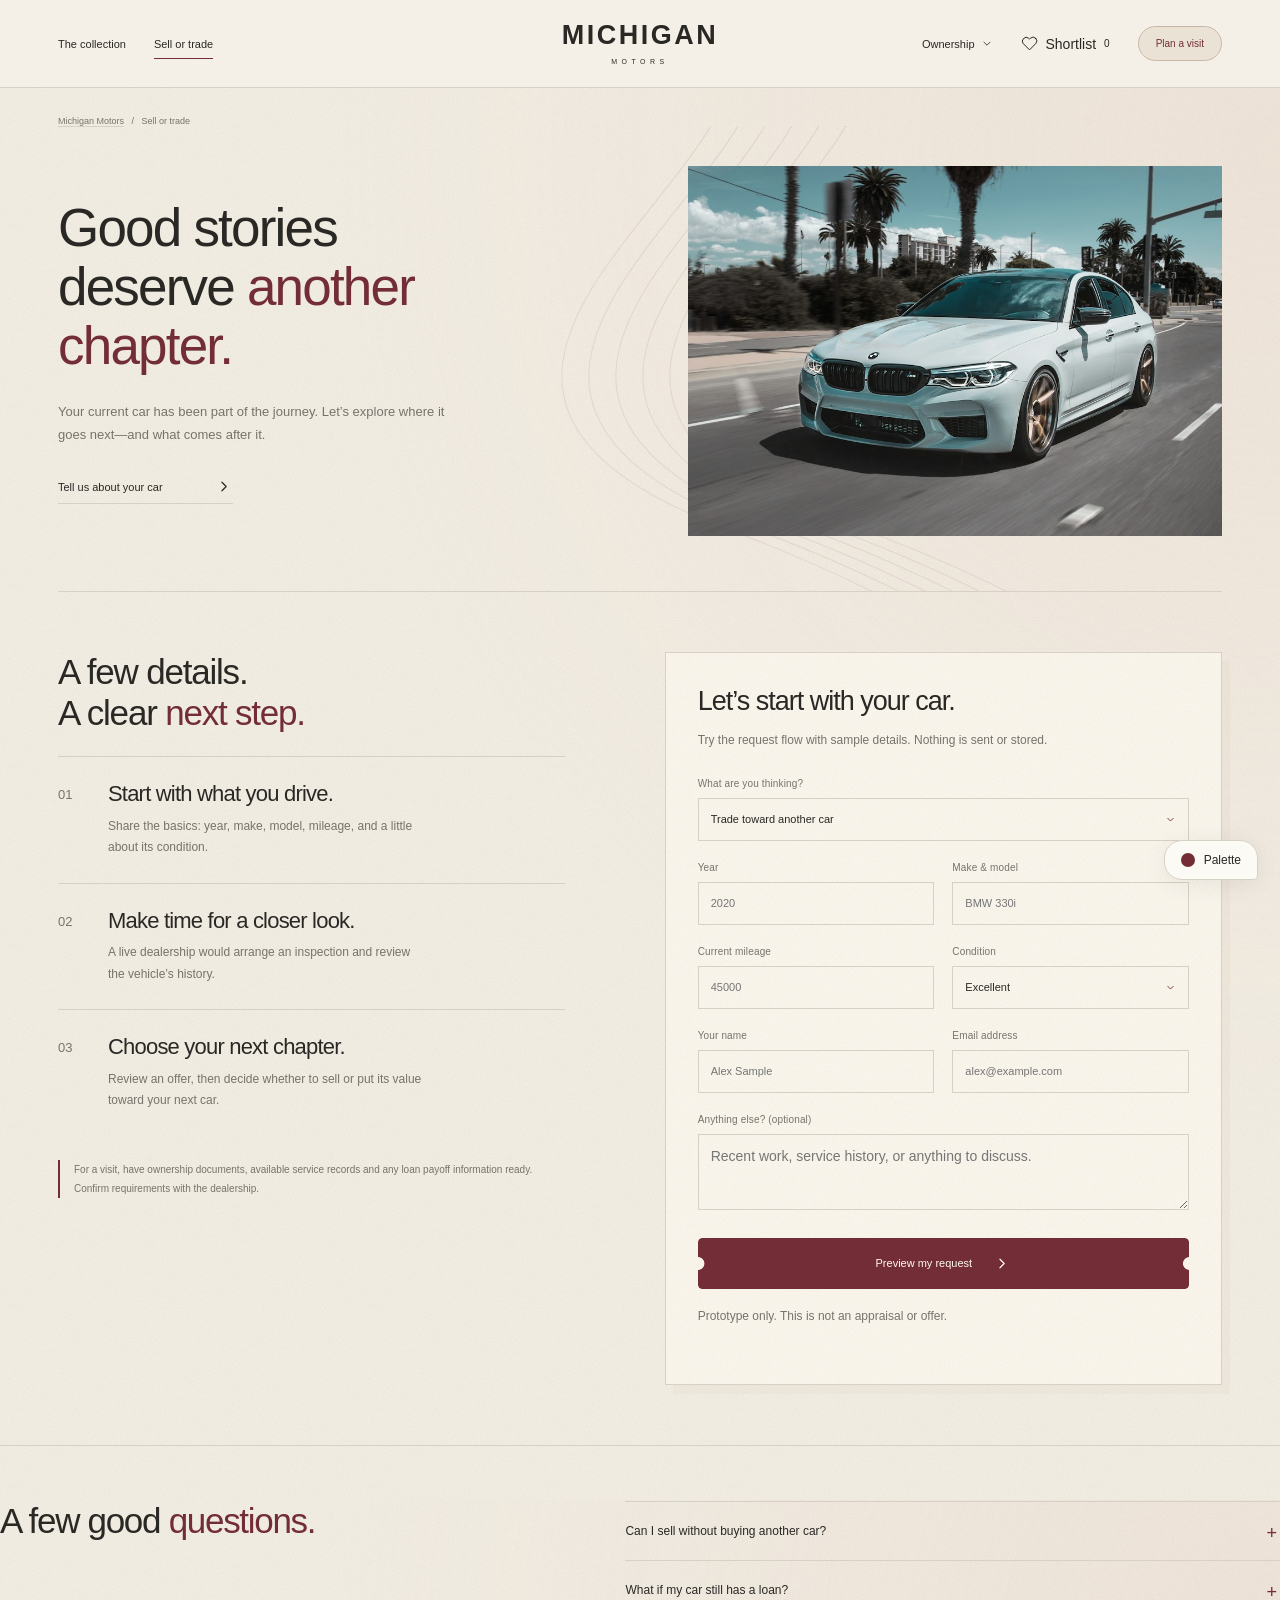
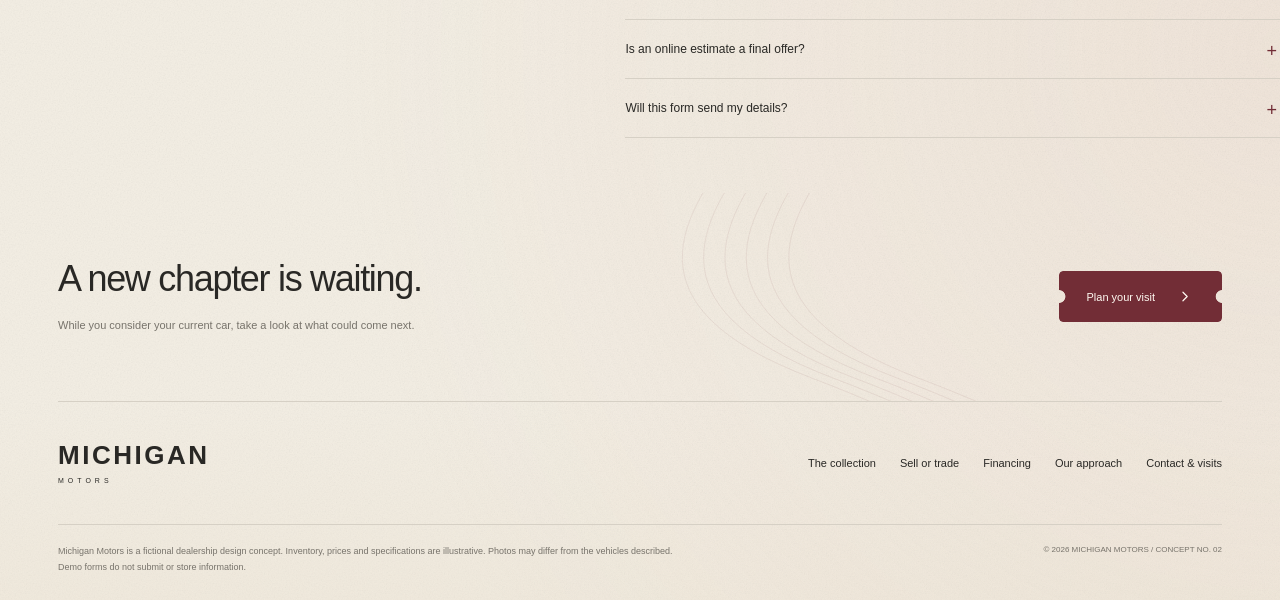
<file: sell-or-trade.html>
<!doctype html><html lang="en"><head><script>try{document.documentElement.dataset.palette=localStorage.getItem("michigan-palette")||"burgundy"}catch{}</script><meta charset="utf-8"><meta name="viewport" content="width=device-width,initial-scale=1"><meta name="theme-color" content="#722d36"><meta name="description" content="A new chapter in the dealership experience. Browse a thoughtful collection, explore payments and plan a closer look."><title>Sell or trade | Michigan Motors</title><link rel="preconnect" href="https://fonts.googleapis.com"><link rel="preconnect" href="https://fonts.gstatic.com" crossorigin><link rel="stylesheet" href="style.css"></head><body><a class="skipLink" href="#main">Skip to content</a><header><nav class="container masthead" aria-label="Main navigation"><div class="navside left"><button class="mobilemenu" id="mobileMenuToggle" aria-expanded="false" aria-controls="mobileNav"><svg viewBox="0 0 20 20" aria-hidden="true"><path d="M3 7h14M3 13h14"/></svg>Menu</button><a href="inventory.html" data-nav="inventory">The collection</a><a href="sell-or-trade.html" data-nav="sell-or-trade">Sell or trade</a></div><a class="wordmark" href="index.html" aria-label="Michigan Motors home">MICHIGAN<small class="stateMotors">MOTORS</small></a><div class="navside right"><div class="navdrop"><button id="ownershipToggle" aria-expanded="false" aria-controls="ownershipMenu">Ownership<svg viewBox="0 0 20 20" aria-hidden="true"><path d="m5 7 5 5 5-5"/></svg></button><div class="dropmenu" id="ownershipMenu"><a href="financing.html" data-nav="financing">A plan for the journey<small>Explore a payment that fits.</small></a><a href="about.html" data-nav="about">The Michigan Motors approach<small>The thinking behind the experience.</small></a><a href="visit.html" data-nav="visit">Come say hello<small>Plan a visit or ask a question.</small></a></div></div><button class="iconbutton" onclick="showSaved()" aria-label="Open saved shortlist"><svg viewBox="0 0 24 24" aria-hidden="true"><path d="M20.8 4.6a5.4 5.4 0 0 0-7.6 0L12 5.8l-1.2-1.2a5.4 5.4 0 0 0-7.6 7.6L12 21l8.8-8.8a5.4 5.4 0 0 0 0-7.6Z"/></svg><span class="saveWord">Shortlist</span><span class="saveCount" data-save-count>0</span></button><a href="visit.html" class="navAction" data-nav="visit">Plan a visit</a></div><div class="mobileNav" id="mobileNav" hidden><a href="index.html" data-nav="index">Home</a><a href="inventory.html" data-nav="inventory">The collection</a><a href="sell-or-trade.html" data-nav="sell-or-trade">Sell or trade</a><a href="financing.html" data-nav="financing">Financing</a><a href="about.html" data-nav="about">Our approach</a><a href="visit.html" data-nav="visit">Plan a visit</a></div></nav></header><main id="main"><div class="container crumb"><a href="index.html">Michigan Motors</a> &nbsp; / &nbsp; Sell or trade</div><div class="container"><section class="innerHero"><div><h1>Good stories<br>deserve <em>another<br>chapter.</em></h1><p>Your current car has been part of the journey. Let’s explore where it goes next—and what comes after it.</p><a class="btn text" href="#tradeForm" style="width:175px">Tell us about your car <svg viewBox="0 0 20 20" aria-hidden="true"><path d="m7 5 5 5-5 5"/></svg></a></div><div class="photo"><img src="assets/bmw.jpg" alt="A BMW sedan on a palm-lined street"></div></section><section class="processForm"><div><h2>A few details.<br>A clear <em>next step.</em></h2><div class="processSteps"><article class="processStep"><div><h3>Start with what you drive.</h3><p>Share the basics: year, make, model, mileage, and a little about its condition.</p></div></article><article class="processStep"><div><h3>Make time for a closer look.</h3><p>A live dealership would arrange an inspection and review the vehicle’s history.</p></div></article><article class="processStep"><div><h3>Choose your next chapter.</h3><p>Review an offer, then decide whether to sell or put its value toward your next car.</p></div></article></div><p class="inlineNote">For a visit, have ownership documents, available service records and any loan payoff information ready. Confirm requirements with the dealership.</p></div><form class="formCard demoForm" id="tradeForm" data-success="trade"><h3>Let’s start with your car.</h3><p>Try the request flow with sample details. Nothing is sent or stored.</p><div class="fieldGrid"><div class="field full"><label for="tradeGoal">What are you thinking?</label><select id="tradeGoal" name="goal"><option>Trade toward another car</option><option>Sell my vehicle</option><option>Explore both options</option></select></div><div class="field"><label for="tradeYear">Year</label><input id="tradeYear" name="year" type="number" min="1980" max="2027" placeholder="2020" required></div><div class="field"><label for="tradeModel">Make & model</label><input id="tradeModel" name="vehicle" placeholder="BMW 330i" required></div><div class="field"><label for="tradeMiles">Current mileage</label><input id="tradeMiles" name="mileage" type="number" min="0" placeholder="45000" required></div><div class="field"><label for="tradeCondition">Condition</label><select id="tradeCondition" name="condition"><option>Excellent</option><option>Good</option><option>Fair</option></select></div><div class="field"><label for="tradeName">Your name</label><input id="tradeName" name="name" placeholder="Alex Sample" required autocomplete="off"></div><div class="field"><label for="tradeEmail">Email address</label><input id="tradeEmail" name="email" type="email" placeholder="alex@example.com" required autocomplete="off"></div><div class="field full"><label for="tradeNotes">Anything else? (optional)</label><textarea id="tradeNotes" name="notes" rows="3" placeholder="Recent work, service history, or anything to discuss."></textarea></div></div><button class="btn" type="submit">Preview my request <svg viewBox="0 0 20 20" aria-hidden="true"><path d="m7 5 5 5-5 5"/></svg></button><p class="fineprint">Prototype only. This is not an appraisal or offer.</p></form></section></div><section class="container faqSection"><div><h2>A few good<br><em>questions.</em></h2></div><div><details><summary>Can I sell without buying another car?</summary><p>Yes, you can try a sell-only request here. A real dealership would confirm its purchasing policy before reviewing your vehicle.</p></details><details><summary>What if my car still has a loan?</summary><p>Tell the dealership. A current payoff amount and lender information would be needed to discuss the available next steps.</p></details><details><summary>Is an online estimate a final offer?</summary><p>No. History, condition and a physical inspection can affect a final offer. This concept does not generate valuations.</p></details><details><summary>Will this form send my details?</summary><p>No. All forms in this concept are demonstrations. Use sample information; nothing is submitted or stored.</p></details></div></section><div class="container"><section class="visitBanner"><div><h2>A new chapter is waiting.</h2><p>While you consider your current car, take a look at what could come next.</p></div><a class="btn" href="visit.html">Plan your visit <svg viewBox="0 0 20 20" aria-hidden="true"><path d="m7 5 5 5-5 5"/></svg></a></section></div></main><footer class="container"><div class="footerTop"><a class="wordmark" href="index.html">MICHIGAN<small class="stateMotors">MOTORS</small></a><div class="footerLinks"><a href="inventory.html">The collection</a><a href="sell-or-trade.html">Sell or trade</a><a href="financing.html">Financing</a><a href="about.html">Our approach</a><a href="visit.html">Contact & visits</a></div></div><div class="footerBottom"><p>Michigan Motors is a fictional dealership design concept. Inventory, prices and specifications are illustrative. Photos may differ from the vehicles described. Demo forms do not submit or store information.</p><span>© 2026 MICHIGAN MOTORS / CONCEPT NO. 02</span></div></footer><dialog id="drawer" class="dialog drawer" aria-labelledby="drawerLabel"><div class="dialogHead"><span id="drawerLabel">A closer look</span><button class="closeButton" onclick="closeDrawer()" aria-label="Close panel"><svg viewBox="0 0 20 20" aria-hidden="true"><path d="m5 5 10 10M15 5 5 15"/></svg></button></div><div class="drawerBody" id="drawerBody"></div></dialog><dialog id="compareDialog" class="dialog compareDialog" aria-labelledby="compareTitle"><div class="dialogHead"><span id="compareTitle">A considered comparison</span><button class="closeButton" onclick="compareDialog.close()" aria-label="Close comparison"><svg viewBox="0 0 20 20" aria-hidden="true"><path d="m5 5 10 10M15 5 5 15"/></svg></button></div><div class="compareBody" id="compareBody"></div></dialog><div class="compareBar" id="compareBar" hidden><span id="compareCount" aria-live="polite"></span><button id="compareOpen" class="btn" onclick="openCompare()">Compare vehicles</button><button class="iconbutton" onclick="clearCompare()" aria-label="Clear comparison"><svg viewBox="0 0 20 20" aria-hidden="true"><path d="m5 5 10 10M15 5 5 15"/></svg></button></div><div class="toast" id="toast" hidden role="status"></div><script src="app.js"></script></body></html>
</file>
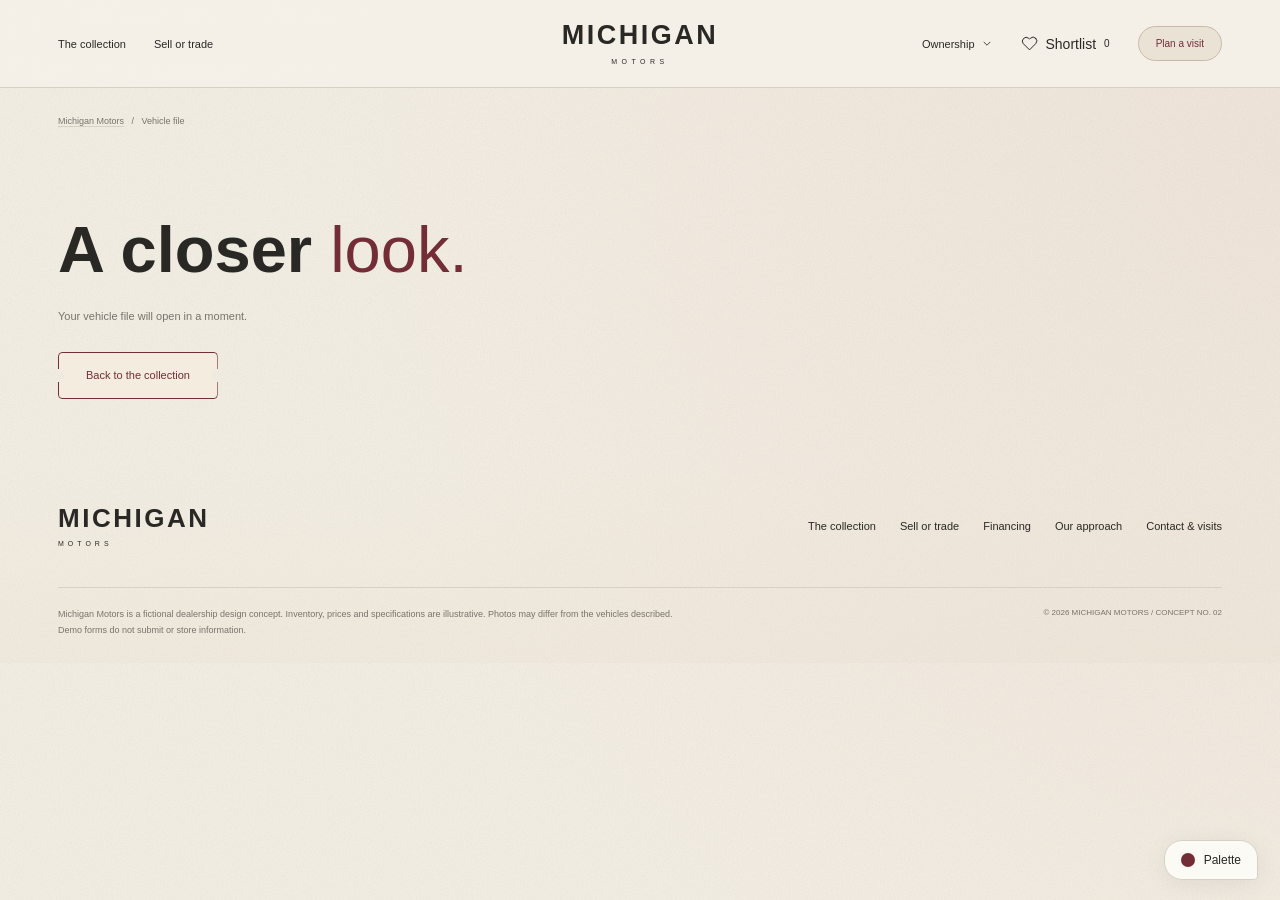
<file: vehicle.html>
<!doctype html><html lang="en"><head><script>try{document.documentElement.dataset.palette=localStorage.getItem("michigan-palette")||"burgundy"}catch{}</script><meta charset="utf-8"><meta name="viewport" content="width=device-width,initial-scale=1"><meta name="theme-color" content="#722d36"><meta name="description" content="A new chapter in the dealership experience. Browse a thoughtful collection, explore payments and plan a closer look."><title>Vehicle file | Michigan Motors</title><link rel="preconnect" href="https://fonts.googleapis.com"><link rel="preconnect" href="https://fonts.gstatic.com" crossorigin><link rel="stylesheet" href="style.css"></head><body><a class="skipLink" href="#main">Skip to content</a><header><nav class="container masthead" aria-label="Main navigation"><div class="navside left"><button class="mobilemenu" id="mobileMenuToggle" aria-expanded="false" aria-controls="mobileNav"><svg viewBox="0 0 20 20" aria-hidden="true"><path d="M3 7h14M3 13h14"/></svg>Menu</button><a href="inventory.html" data-nav="inventory">The collection</a><a href="sell-or-trade.html" data-nav="sell-or-trade">Sell or trade</a></div><a class="wordmark" href="index.html" aria-label="Michigan Motors home">MICHIGAN<small class="stateMotors">MOTORS</small></a><div class="navside right"><div class="navdrop"><button id="ownershipToggle" aria-expanded="false" aria-controls="ownershipMenu">Ownership<svg viewBox="0 0 20 20" aria-hidden="true"><path d="m5 7 5 5 5-5"/></svg></button><div class="dropmenu" id="ownershipMenu"><a href="financing.html" data-nav="financing">A plan for the journey<small>Explore a payment that fits.</small></a><a href="about.html" data-nav="about">The Michigan Motors approach<small>The thinking behind the experience.</small></a><a href="visit.html" data-nav="visit">Come say hello<small>Plan a visit or ask a question.</small></a></div></div><button class="iconbutton" onclick="showSaved()" aria-label="Open saved shortlist"><svg viewBox="0 0 24 24" aria-hidden="true"><path d="M20.8 4.6a5.4 5.4 0 0 0-7.6 0L12 5.8l-1.2-1.2a5.4 5.4 0 0 0-7.6 7.6L12 21l8.8-8.8a5.4 5.4 0 0 0 0-7.6Z"/></svg><span class="saveWord">Shortlist</span><span class="saveCount" data-save-count>0</span></button><a href="visit.html" class="navAction" data-nav="visit">Plan a visit</a></div><div class="mobileNav" id="mobileNav" hidden><a href="index.html" data-nav="index">Home</a><a href="inventory.html" data-nav="inventory">The collection</a><a href="sell-or-trade.html" data-nav="sell-or-trade">Sell or trade</a><a href="financing.html" data-nav="financing">Financing</a><a href="about.html" data-nav="about">Our approach</a><a href="visit.html" data-nav="visit">Plan a visit</a></div></nav></header><main id="main"><div class="container crumb"><a href="index.html">Michigan Motors</a> &nbsp; / &nbsp; Vehicle file</div><div class="container section"><h1 style="font-size:65px;margin:20px 0">A closer <em>look.</em></h1><p class="small">Your vehicle file will open in a moment.</p><a class="btn outline" href="inventory.html" style="margin-top:25px">Back to the collection</a></div><script>addEventListener('DOMContentLoaded',()=>{const id=Number(new URLSearchParams(location.search).get('id'));if(id>=1&&id<=6)showVehicle(id)})</script></main><footer class="container"><div class="footerTop"><a class="wordmark" href="index.html">MICHIGAN<small class="stateMotors">MOTORS</small></a><div class="footerLinks"><a href="inventory.html">The collection</a><a href="sell-or-trade.html">Sell or trade</a><a href="financing.html">Financing</a><a href="about.html">Our approach</a><a href="visit.html">Contact & visits</a></div></div><div class="footerBottom"><p>Michigan Motors is a fictional dealership design concept. Inventory, prices and specifications are illustrative. Photos may differ from the vehicles described. Demo forms do not submit or store information.</p><span>© 2026 MICHIGAN MOTORS / CONCEPT NO. 02</span></div></footer><dialog id="drawer" class="dialog drawer" aria-labelledby="drawerLabel"><div class="dialogHead"><span id="drawerLabel">A closer look</span><button class="closeButton" onclick="closeDrawer()" aria-label="Close panel"><svg viewBox="0 0 20 20" aria-hidden="true"><path d="m5 5 10 10M15 5 5 15"/></svg></button></div><div class="drawerBody" id="drawerBody"></div></dialog><dialog id="compareDialog" class="dialog compareDialog" aria-labelledby="compareTitle"><div class="dialogHead"><span id="compareTitle">A considered comparison</span><button class="closeButton" onclick="compareDialog.close()" aria-label="Close comparison"><svg viewBox="0 0 20 20" aria-hidden="true"><path d="m5 5 10 10M15 5 5 15"/></svg></button></div><div class="compareBody" id="compareBody"></div></dialog><div class="compareBar" id="compareBar" hidden><span id="compareCount" aria-live="polite"></span><button id="compareOpen" class="btn" onclick="openCompare()">Compare vehicles</button><button class="iconbutton" onclick="clearCompare()" aria-label="Clear comparison"><svg viewBox="0 0 20 20" aria-hidden="true"><path d="m5 5 10 10M15 5 5 15"/></svg></button></div><div class="toast" id="toast" hidden role="status"></div><script src="app.js"></script></body></html>
</file>
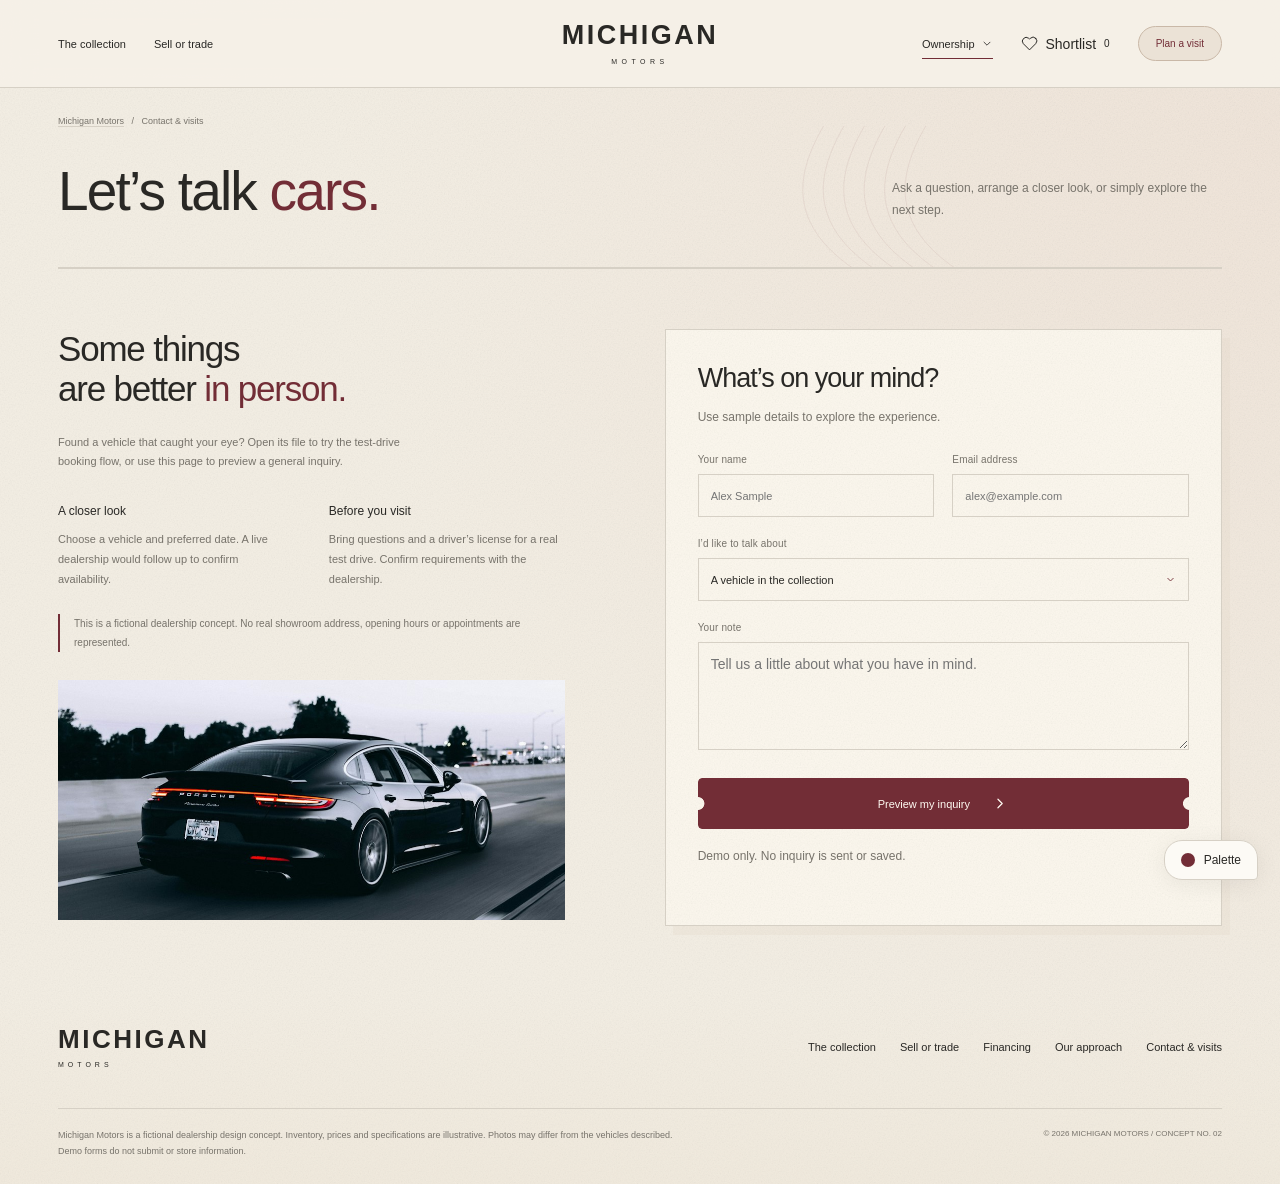
<file: visit.html>
<!doctype html><html lang="en"><head><script>try{document.documentElement.dataset.palette=localStorage.getItem("michigan-palette")||"burgundy"}catch{}</script><meta charset="utf-8"><meta name="viewport" content="width=device-width,initial-scale=1"><meta name="theme-color" content="#722d36"><meta name="description" content="A new chapter in the dealership experience. Browse a thoughtful collection, explore payments and plan a closer look."><title>Come say hello | Michigan Motors</title><link rel="preconnect" href="https://fonts.googleapis.com"><link rel="preconnect" href="https://fonts.gstatic.com" crossorigin><link rel="stylesheet" href="style.css"></head><body><a class="skipLink" href="#main">Skip to content</a><header><nav class="container masthead" aria-label="Main navigation"><div class="navside left"><button class="mobilemenu" id="mobileMenuToggle" aria-expanded="false" aria-controls="mobileNav"><svg viewBox="0 0 20 20" aria-hidden="true"><path d="M3 7h14M3 13h14"/></svg>Menu</button><a href="inventory.html" data-nav="inventory">The collection</a><a href="sell-or-trade.html" data-nav="sell-or-trade">Sell or trade</a></div><a class="wordmark" href="index.html" aria-label="Michigan Motors home">MICHIGAN<small class="stateMotors">MOTORS</small></a><div class="navside right"><div class="navdrop"><button id="ownershipToggle" aria-expanded="false" aria-controls="ownershipMenu">Ownership<svg viewBox="0 0 20 20" aria-hidden="true"><path d="m5 7 5 5 5-5"/></svg></button><div class="dropmenu" id="ownershipMenu"><a href="financing.html" data-nav="financing">A plan for the journey<small>Explore a payment that fits.</small></a><a href="about.html" data-nav="about">The Michigan Motors approach<small>The thinking behind the experience.</small></a><a href="visit.html" data-nav="visit">Come say hello<small>Plan a visit or ask a question.</small></a></div></div><button class="iconbutton" onclick="showSaved()" aria-label="Open saved shortlist"><svg viewBox="0 0 24 24" aria-hidden="true"><path d="M20.8 4.6a5.4 5.4 0 0 0-7.6 0L12 5.8l-1.2-1.2a5.4 5.4 0 0 0-7.6 7.6L12 21l8.8-8.8a5.4 5.4 0 0 0 0-7.6Z"/></svg><span class="saveWord">Shortlist</span><span class="saveCount" data-save-count>0</span></button><a href="visit.html" class="navAction" data-nav="visit">Plan a visit</a></div><div class="mobileNav" id="mobileNav" hidden><a href="index.html" data-nav="index">Home</a><a href="inventory.html" data-nav="inventory">The collection</a><a href="sell-or-trade.html" data-nav="sell-or-trade">Sell or trade</a><a href="financing.html" data-nav="financing">Financing</a><a href="about.html" data-nav="about">Our approach</a><a href="visit.html" data-nav="visit">Plan a visit</a></div></nav></header><main id="main"><div class="container crumb"><a href="index.html">Michigan Motors</a> &nbsp; / &nbsp; Contact & visits</div><div class="container"><section class="pageHeading"><div><h1>Let’s talk <em>cars.</em></h1></div><p>Ask a question, arrange a closer look, or simply explore the next step.</p></section><section class="processForm"><div><h2>Some things<br>are better <em>in person.</em></h2><p class="small" style="max-width:350px">Found a vehicle that caught your eye? Open its file to try the test-drive booking flow, or use this page to preview a general inquiry.</p><div class="visitInfo"><div><h3>A closer look</h3><p>Choose a vehicle and preferred date. A live dealership would follow up to confirm availability.</p></div><div><h3>Before you visit</h3><p>Bring questions and a driver’s license for a real test drive. Confirm requirements with the dealership.</p></div></div><div class="inlineNote">This is a fictional dealership concept. No real showroom address, opening hours or appointments are represented.</div><img style="height:240px;margin-top:28px" src="assets/porsche.jpg" alt="A Porsche photographed outdoors"></div><form class="formCard demoForm" data-success="visit"><h3>What’s on your mind?</h3><p>Use sample details to explore the experience.</p><div class="fieldGrid"><div class="field"><label for="visitName">Your name</label><input id="visitName" name="name" placeholder="Alex Sample" required autocomplete="off"></div><div class="field"><label for="visitEmail">Email address</label><input id="visitEmail" name="email" type="email" placeholder="alex@example.com" required autocomplete="off"></div><div class="field full"><label for="visitTopic">I’d like to talk about</label><select id="visitTopic" name="topic"><option>A vehicle in the collection</option><option>Selling or trading my car</option><option>Payment options</option><option>Something else</option></select></div><div class="field full"><label for="visitNote">Your note</label><textarea id="visitNote" name="note" rows="5" placeholder="Tell us a little about what you have in mind." required></textarea></div></div><button class="btn" type="submit">Preview my inquiry <svg viewBox="0 0 20 20" aria-hidden="true"><path d="m7 5 5 5-5 5"/></svg></button><p class="fineprint">Demo only. No inquiry is sent or saved.</p></form></section></div></main><footer class="container"><div class="footerTop"><a class="wordmark" href="index.html">MICHIGAN<small class="stateMotors">MOTORS</small></a><div class="footerLinks"><a href="inventory.html">The collection</a><a href="sell-or-trade.html">Sell or trade</a><a href="financing.html">Financing</a><a href="about.html">Our approach</a><a href="visit.html">Contact & visits</a></div></div><div class="footerBottom"><p>Michigan Motors is a fictional dealership design concept. Inventory, prices and specifications are illustrative. Photos may differ from the vehicles described. Demo forms do not submit or store information.</p><span>© 2026 MICHIGAN MOTORS / CONCEPT NO. 02</span></div></footer><dialog id="drawer" class="dialog drawer" aria-labelledby="drawerLabel"><div class="dialogHead"><span id="drawerLabel">A closer look</span><button class="closeButton" onclick="closeDrawer()" aria-label="Close panel"><svg viewBox="0 0 20 20" aria-hidden="true"><path d="m5 5 10 10M15 5 5 15"/></svg></button></div><div class="drawerBody" id="drawerBody"></div></dialog><dialog id="compareDialog" class="dialog compareDialog" aria-labelledby="compareTitle"><div class="dialogHead"><span id="compareTitle">A considered comparison</span><button class="closeButton" onclick="compareDialog.close()" aria-label="Close comparison"><svg viewBox="0 0 20 20" aria-hidden="true"><path d="m5 5 10 10M15 5 5 15"/></svg></button></div><div class="compareBody" id="compareBody"></div></dialog><div class="compareBar" id="compareBar" hidden><span id="compareCount" aria-live="polite"></span><button id="compareOpen" class="btn" onclick="openCompare()">Compare vehicles</button><button class="iconbutton" onclick="clearCompare()" aria-label="Clear comparison"><svg viewBox="0 0 20 20" aria-hidden="true"><path d="m5 5 10 10M15 5 5 15"/></svg></button></div><div class="toast" id="toast" hidden role="status"></div><script src="app.js"></script></body></html>
</file>
<file: style.css>
:root{--tone-0:#f4f1e9;--tone-1:#fcfaf5;--tone-2:#292825;--tone-3:#77736b;--tone-4:#d6d0c5;--tone-5:#722d36;--tone-6:#e9dcd5;--tone-7:#29282510;--tone-8:#fffaf2;--tone-9:#5a212a;--tone-10:#d7d5ce;--tone-11:#e1c9c8;--tone-12:#ffffff35;--tone-13:#f0dbd5;--tone-14:#b8afa0;--tone-15:#e0ddd5;--tone-16:#fcfaf5ed;--tone-17:#bba8a0;--tone-18:#b3aaa0;--tone-19:#e7e3d9;--tone-20:#c9c0b2;--tone-21:#a29786;--tone-22:#bca6a4;--tone-23:#a49c90;--tone-24:#cbb9ae;--tone-25:#1d191878;--tone-26:#0000000a;--tone-27:#ebe6dc;--tone-28:#f1ded9;--tone-29:#ffffff20;--tone-30:#afa99d;--tone-31:#1d19186b;--tone-32:#1d191830;--tone-33:#ffffff09;--tone-34:#ffffff70;--tone-35:#ffffff30;--tone-36:#e8e1d6;--tone-37:#af9a90;--tone-38:#8a796d;--tone-39:#c8bcad;--tone-40:#ba9e96;--tone-41:#f3eee3;--tone-42:#e6c9bc45;--tone-43:#f6f1e8eF;--tone-44:#7e444b;--tone-45:#502d2610;--tone-46:#a3555d50;--tone-47:#f6eadb;--tone-48:#e5d8c8;--tone-49:#e7ddd299;--tone-50:#cfc3b5;--tone-51:#ded5c6;--tone-52:#e8d5ce;--tone-53:#ede4d6d9;--tone-54:#eadbd34d;--tone-55:#fcf7ed;--tone-56:#dfd2c240;--tone-57:#e5ccc6;--tone-58:#ecdfd0;--tone-59:#e8dfd466;--tone-60:#f6efe3;--tone-61:#e8d8ca30;--tone-62:#e5d8c333;--tone-63:#f4ecdf;--tone-64:#ebe2d6;--tone-65:#c9b8a7;--tone-66:#e2d6c4;--tone-67:#e9d7d0;--tone-68:#f7e7de;--tone-69:#421820;--tone-70:#b3ac99;--tone-71:#1b17151a;--tone-72:#91444c55;--tone-73:#31211c13;--tone-74:#ead6ca;--tone-75:#e0c9c4;--tone-76:#f3e8d8;--tone-77:#fff9ef;--tone-78:#e7d6cb70;--tone-79:#482c2410;--tone-80:#a98b7b55;--tone-81:#a9646255;--tone-82:#3e201b18;--tone-83:#f3e8d81c;--tone-84:#fbf6ecd9;--tone-85:#e9dccb88;--tone-86:#cbb9aa;--tone-87:#492d2505;--tone-88:#e1d8cb;--tone-89:#f5e9dc44;--tone-90:#b58a7b;--tone-91:#492d250d;--tone-92:#86776d;--tone-93:#83776c;--tone-94:#cfbfae;--tone-95:#fff8ed;--tone-96:#54222a;--tone-97:#8a7a70;--tone-98:#b8a99a;--tone-99:#f8efe2ef;--tone-100:#d8c4b322;--tone-101:#ffefd9;--tone-102:#f3e9db;--tone-103:#c8b3a470;--tone-104:#e7cfc3;--tone-105:#b8908170;--tone-106:#e9d5c9;}html[data-palette="cobalt"]{--tone-0:#eaedf3;--tone-1:#f6f7fb;--tone-2:#252629;--tone-3:#6c6f76;--tone-4:#c6cbd5;--tone-5:#32446d;--tone-6:#d6dce8;--tone-7:#25262910;--tone-8:#f3f6fe;--tone-9:#253456;--tone-10:#cfd1d6;--tone-11:#cad0df;--tone-12:#ffffff35;--tone-13:#d7deee;--tone-14:#a2a8b6;--tone-15:#d6d9df;--tone-16:#f6f7fbed;--tone-17:#a2a9b9;--tone-18:#a1a6b2;--tone-19:#dadee6;--tone-20:#b4bac7;--tone-21:#888fa0;--tone-22:#a6acba;--tone-23:#9297a3;--tone-24:#b0b8c9;--tone-25:#181a1d78;--tone-26:#0000000a;--tone-27:#dde1ea;--tone-28:#dbe1ef;--tone-29:#ffffff20;--tone-30:#9ea3ae;--tone-31:#181a1d6b;--tone-32:#181a1d30;--tone-33:#ffffff09;--tone-34:#ffffff70;--tone-35:#ffffff30;--tone-36:#d7dce7;--tone-37:#929aad;--tone-38:#6f7788;--tone-39:#afb6c6;--tone-40:#99a2b7;--tone-41:#e4e8f2;--tone-42:#bfcae345;--tone-43:#e9edf5eF;--tone-44:#48577a;--tone-45:#29344d10;--tone-46:#5b6f9d50;--tone-47:#dde4f4;--tone-48:#cad2e3;--tone-49:#d4d9e599;--tone-50:#b7becd;--tone-51:#c8cedc;--tone-52:#d0d7e6;--tone-53:#d8deebd9;--tone-54:#d5dbe84d;--tone-55:#eef2fb;--tone-56:#c4ccdd40;--tone-57:#c8d0e3;--tone-58:#d2d9ea;--tone-59:#d6dbe666;--tone-60:#e4e9f5;--tone-61:#ccd4e630;--tone-62:#c6cee233;--tone-63:#e1e6f2;--tone-64:#d8dde9;--tone-65:#aab2c6;--tone-66:#c6cee0;--tone-67:#d2d8e7;--tone-68:#e0e6f5;--tone-69:#1b263f;--tone-70:#9ba2b1;--tone-71:#15171b1a;--tone-72:#4a5d8b55;--tone-73:#1e232f13;--tone-74:#ccd5e8;--tone-75:#c6cdde;--tone-76:#dae1f1;--tone-77:#f0f4fe;--tone-78:#cdd4e570;--tone-79:#27304510;--tone-80:#7e8aa655;--tone-81:#6779a455;--tone-82:#1e273b18;--tone-83:#dae1f11c;--tone-84:#edf1fad9;--tone-85:#cdd5e788;--tone-86:#acb5c9;--tone-87:#28314605;--tone-88:#cdd2df;--tone-89:#dee4f344;--tone-90:#7f8eb1;--tone-91:#2831460d;--tone-92:#6f7584;--tone-93:#6e7481;--tone-94:#b0b9cd;--tone-95:#eef3fe;--tone-96:#263250;--tone-97:#727988;--tone-98:#9ca4b6;--tone-99:#e4e9f6ef;--tone-100:#b6bfd522;--tone-101:#dce6fc;--tone-102:#dde3f1;--tone-103:#a7b0c570;--tone-104:#c6cfe4;--tone-105:#8593b470;--tone-106:#cbd4e7;}html[data-palette="ember"]{--tone-0:#f3edea;--tone-1:#fbf8f6;--tone-2:#292625;--tone-3:#766f6c;--tone-4:#d5cbc6;--tone-5:#6d4732;--tone-6:#e8dcd6;--tone-7:#29262510;--tone-8:#fef7f3;--tone-9:#563625;--tone-10:#d6d1cf;--tone-11:#dfd1ca;--tone-12:#ffffff35;--tone-13:#eedfd7;--tone-14:#b6a9a2;--tone-15:#dfd9d6;--tone-16:#fbf8f6ed;--tone-17:#b9aaa2;--tone-18:#b2a7a1;--tone-19:#e6deda;--tone-20:#c7bbb4;--tone-21:#a09088;--tone-22:#baada6;--tone-23:#a39792;--tone-24:#c9b9b0;--tone-25:#1d1a1878;--tone-26:#0000000a;--tone-27:#eae2dd;--tone-28:#efe2db;--tone-29:#ffffff20;--tone-30:#aea49e;--tone-31:#1d1a186b;--tone-32:#1d1a1830;--tone-33:#ffffff09;--tone-34:#ffffff70;--tone-35:#ffffff30;--tone-36:#e7ddd7;--tone-37:#ad9c92;--tone-38:#88786f;--tone-39:#c6b7af;--tone-40:#b7a399;--tone-41:#f2e9e4;--tone-42:#e3ccbf45;--tone-43:#f5ede9eF;--tone-44:#7a5a48;--tone-45:#4d362910;--tone-46:#9d725b50;--tone-47:#f4e5dd;--tone-48:#e3d3ca;--tone-49:#e5dad499;--tone-50:#cdbfb7;--tone-51:#dccfc8;--tone-52:#e6d8d0;--tone-53:#ebdfd8d9;--tone-54:#e8dcd54d;--tone-55:#fbf3ee;--tone-56:#ddcdc440;--tone-57:#e3d2c8;--tone-58:#eadad2;--tone-59:#e6dbd666;--tone-60:#f5eae4;--tone-61:#e6d5cc30;--tone-62:#e2d0c633;--tone-63:#f2e7e1;--tone-64:#e9ded8;--tone-65:#c6b4aa;--tone-66:#e0cfc6;--tone-67:#e7d9d2;--tone-68:#f5e7e0;--tone-69:#3f281b;--tone-70:#b1a39b;--tone-71:#1b17151a;--tone-72:#8b614a55;--tone-73:#2f241e13;--tone-74:#e8d6cc;--tone-75:#decec6;--tone-76:#f1e2da;--tone-77:#fef5f0;--tone-78:#e5d5cd70;--tone-79:#45312710;--tone-80:#a68c7e55;--tone-81:#a47c6755;--tone-82:#3b281e18;--tone-83:#f1e2da1c;--tone-84:#faf2edd9;--tone-85:#e7d6cd88;--tone-86:#c9b6ac;--tone-87:#46322805;--tone-88:#dfd3cd;--tone-89:#f3e5de44;--tone-90:#b1917f;--tone-91:#4632280d;--tone-92:#84766f;--tone-93:#81756e;--tone-94:#cdbab0;--tone-95:#fef4ee;--tone-96:#503526;--tone-97:#887a72;--tone-98:#b6a59c;--tone-99:#f6eae4ef;--tone-100:#d5c1b622;--tone-101:#fce7dc;--tone-102:#f1e4dd;--tone-103:#c5b1a770;--tone-104:#e4d0c6;--tone-105:#b4958570;--tone-106:#e7d5cb;}html[data-palette="plum"]{--tone-0:#f1eaf3;--tone-1:#faf6fb;--tone-2:#282529;--tone-3:#736c76;--tone-4:#d1c6d5;--tone-5:#5c326d;--tone-6:#e3d6e8;--tone-7:#28252910;--tone-8:#fbf3fe;--tone-9:#482556;--tone-10:#d4cfd6;--tone-11:#d9cadf;--tone-12:#ffffff35;--tone-13:#e7d7ee;--tone-14:#b0a2b6;--tone-15:#ddd6df;--tone-16:#faf6fbed;--tone-17:#b2a2b9;--tone-18:#ada1b2;--tone-19:#e3dae6;--tone-20:#c2b4c7;--tone-21:#9988a0;--tone-22:#b4a6ba;--tone-23:#9e92a3;--tone-24:#c2b0c9;--tone-25:#1b181d78;--tone-26:#0000000a;--tone-27:#e6ddea;--tone-28:#e9dbef;--tone-29:#ffffff20;--tone-30:#a99eae;--tone-31:#1b181d6b;--tone-32:#1b181d30;--tone-33:#ffffff09;--tone-34:#ffffff70;--tone-35:#ffffff30;--tone-36:#e2d7e7;--tone-37:#a592ad;--tone-38:#816f88;--tone-39:#bfafc6;--tone-40:#af99b7;--tone-41:#eee4f2;--tone-42:#d9bfe345;--tone-43:#f2e9f5eF;--tone-44:#6c487a;--tone-45:#43294d10;--tone-46:#8a5b9d50;--tone-47:#edddf4;--tone-48:#dccae3;--tone-49:#e0d4e599;--tone-50:#c7b7cd;--tone-51:#d6c8dc;--tone-52:#e0d0e6;--tone-53:#e6d8ebd9;--tone-54:#e3d5e84d;--tone-55:#f7eefb;--tone-56:#d6c4dd40;--tone-57:#dbc8e3;--tone-58:#e3d2ea;--tone-59:#e2d6e666;--tone-60:#f0e4f5;--tone-61:#dfcce630;--tone-62:#dac6e233;--tone-63:#ede1f2;--tone-64:#e4d8e9;--tone-65:#beaac6;--tone-66:#d9c6e0;--tone-67:#e1d2e7;--tone-68:#efe0f5;--tone-69:#351b3f;--tone-70:#ab9bb1;--tone-71:#19151b1a;--tone-72:#794a8b55;--tone-73:#2a1e2f13;--tone-74:#e0cce8;--tone-75:#d7c6de;--tone-76:#eadaf1;--tone-77:#faf0fe;--tone-78:#decde570;--tone-79:#3d274510;--tone-80:#9a7ea655;--tone-81:#9367a455;--tone-82:#331e3b18;--tone-83:#eadaf11c;--tone-84:#f6edfad9;--tone-85:#e0cde788;--tone-86:#c1acc9;--tone-87:#3e284605;--tone-88:#dacddf;--tone-89:#eddef344;--tone-90:#a37fb1;--tone-91:#3e28460d;--tone-92:#7e6f84;--tone-93:#7c6e81;--tone-94:#c5b0cd;--tone-95:#f9eefe;--tone-96:#442650;--tone-97:#827288;--tone-98:#af9cb6;--tone-99:#f1e4f6ef;--tone-100:#ccb6d522;--tone-101:#f3dcfc;--tone-102:#ebddf1;--tone-103:#bda7c570;--tone-104:#dcc6e4;--tone-105:#a785b470;--tone-106:#dfcbe7;}html[data-palette="slate"]{--tone-0:#eaeef3;--tone-1:#f6f8fb;--tone-2:#252729;--tone-3:#6c7076;--tone-4:#c6ccd5;--tone-5:#324b6d;--tone-6:#d6dee8;--tone-7:#25272910;--tone-8:#f3f8fe;--tone-9:#253956;--tone-10:#cfd2d6;--tone-11:#cad3df;--tone-12:#ffffff35;--tone-13:#d7e1ee;--tone-14:#a2aab6;--tone-15:#d6dadf;--tone-16:#f6f8fbed;--tone-17:#a2acb9;--tone-18:#a1a8b2;--tone-19:#dadfe6;--tone-20:#b4bcc7;--tone-21:#8892a0;--tone-22:#a6aeba;--tone-23:#9299a3;--tone-24:#b0bac9;--tone-25:#181a1d78;--tone-26:#0000000a;--tone-27:#dde2ea;--tone-28:#dbe3ef;--tone-29:#ffffff20;--tone-30:#9ea5ae;--tone-31:#181a1d6b;--tone-32:#181a1d30;--tone-33:#ffffff09;--tone-34:#ffffff70;--tone-35:#ffffff30;--tone-36:#d7dee7;--tone-37:#929dad;--tone-38:#6f7988;--tone-39:#afb9c6;--tone-40:#99a5b7;--tone-41:#e4eaf2;--tone-42:#bfcee345;--tone-43:#e9eef5eF;--tone-44:#485d7a;--tone-45:#29384d10;--tone-46:#5b769d50;--tone-47:#dde7f4;--tone-48:#cad4e3;--tone-49:#d4dbe599;--tone-50:#b7c0cd;--tone-51:#c8d0dc;--tone-52:#d0d9e6;--tone-53:#d8e0ebd9;--tone-54:#d5dde84d;--tone-55:#eef3fb;--tone-56:#c4cedd40;--tone-57:#c8d3e3;--tone-58:#d2dcea;--tone-59:#d6dde666;--tone-60:#e4ebf5;--tone-61:#ccd7e630;--tone-62:#c6d2e233;--tone-63:#e1e8f2;--tone-64:#d8dfe9;--tone-65:#aab6c6;--tone-66:#c6d1e0;--tone-67:#d2dbe7;--tone-68:#e0e9f5;--tone-69:#1b2a3f;--tone-70:#9ba4b1;--tone-71:#15181b1a;--tone-72:#4a658b55;--tone-73:#1e252f13;--tone-74:#ccd8e8;--tone-75:#c6d0de;--tone-76:#dae4f1;--tone-77:#f0f6fe;--tone-78:#cdd7e570;--tone-79:#27334510;--tone-80:#7e8fa655;--tone-81:#6780a455;--tone-82:#1e2a3b18;--tone-83:#dae4f11c;--tone-84:#edf2fad9;--tone-85:#cdd8e788;--tone-86:#acb8c9;--tone-87:#28344605;--tone-88:#cdd4df;--tone-89:#dee7f344;--tone-90:#7f94b1;--tone-91:#2834460d;--tone-92:#6f7884;--tone-93:#6e7681;--tone-94:#b0bccd;--tone-95:#eef5fe;--tone-96:#263750;--tone-97:#727b88;--tone-98:#9ca7b6;--tone-99:#e4ebf6ef;--tone-100:#b6c3d522;--tone-101:#dce9fc;--tone-102:#dde5f1;--tone-103:#a7b3c570;--tone-104:#c6d2e4;--tone-105:#8599b470;--tone-106:#cbd7e7;}
@import url('https://fonts.googleapis.com/css2?family=Commissioner:wght@400;450;500;550;600;650;700&family=Kufam:wght@400;450;500;550;600;650;700&display=swap');
:root{--paper:var(--tone-0);--white:var(--tone-1);--ink:var(--tone-2);--muted:var(--tone-3);--line:var(--tone-4);--wine:var(--tone-5);--rose:var(--tone-6);--serif:'Kufam',Arial,sans-serif;--sans:'Commissioner',Arial,sans-serif}*{box-sizing:border-box}html{scroll-behavior:smooth;scroll-padding-top:112px}body{margin:0;background:var(--paper);color:var(--ink);font-family:var(--sans);font-size:14px;-webkit-font-smoothing:antialiased}button,input,select,textarea{font:inherit}button,a{touch-action:manipulation}button{cursor:pointer}a{color:inherit;text-decoration:none}button:focus-visible,a:focus-visible,summary:focus-visible,input:focus-visible,select:focus-visible,textarea:focus-visible{outline:2px solid var(--wine);outline-offset:5px}button:disabled{cursor:default;opacity:.4}svg{display:block;width:20px;height:20px;fill:none;stroke:currentColor;stroke-width:1.4;stroke-linecap:round;stroke-linejoin:round;flex:none}h1,h2,h3,p{margin:0}h1,h2{font-family:var(--serif);font-weight:400}p{line-height:1.8;color:var(--muted)}h1 em,h2 em{color:var(--wine);font-weight:400}img{display:block;width:100%;object-fit:cover}.container{max-width:1360px;padding:0 58px;margin:auto}.mono{font-size:9px;letter-spacing:1.5px;text-transform:uppercase;font-weight:500}.tag{color:var(--wine)}.small{font-size:11px}.utility{border-bottom:1px solid var(--line);height:32px;display:flex;align-items:center}.utility .container{display:flex;justify-content:space-between;width:100%;font-size:8px;letter-spacing:1.6px;text-transform:uppercase;color:var(--muted)}.utility .dot{display:inline-block;width:4px;height:4px;border-radius:50%;background:var(--wine);vertical-align:middle;margin-right:7px}header{background:var(--paper);position:sticky;top:0;z-index:20;border-bottom:1px solid var(--line)}.masthead{height:91px;display:grid;grid-template-columns:1fr auto 1fr;align-items:center;gap:28px}.navside{display:flex;align-items:center;gap:28px}.navside.right{justify-content:flex-end}.navside>a,.navdrop>button{font-size:11px;white-space:nowrap;position:relative}.navside>a:not(.navAction):after,.navdrop>button:after{content:'';position:absolute;left:0;right:0;bottom:-9px;height:1px;background:var(--wine);transform:scaleX(0);transform-origin:left;transition:transform .3s}.navside>a[aria-current=page]:after,.navdrop.is-current>button:after,.navside>a:hover:after,.navdrop>button:hover:after{transform:scaleX(1)}.wordmark{text-align:center;font-family:var(--serif);font-size:39px;letter-spacing:3px;line-height:1}.wordmark small{font-family:var(--sans);display:block;font-size:6px;font-weight:500;letter-spacing:3px;margin-top:8px}.iconbutton{display:flex;gap:8px;align-items:center;border:0;background:none;padding:0;color:inherit}.iconbutton svg{width:17px;height:17px}.saveCount{font-size:10px}.navAction{border:1px solid var(--wine);color:var(--wine);padding:11px 15px!important;font-size:10px!important}.navAction:hover{background:var(--wine);color:var(--paper)}.navdrop{position:relative}.navdrop>button{border:0;background:none;padding:0;display:flex;align-items:center;gap:6px;color:inherit}.navdrop svg{width:12px;height:12px}.navdrop>button svg{transition:transform .3s}.navdrop>button[aria-expanded=true] svg{transform:rotate(180deg)}.dropmenu{position:absolute;top:calc(100% + 35px);left:-22px;width:285px;background:var(--white);border:1px solid var(--line);padding:9px 21px;box-shadow:0 20px 35px var(--tone-7);opacity:0;visibility:hidden;transform:translateY(-8px);clip-path:inset(0 0 100%);transition:opacity .25s,transform .4s cubic-bezier(.2,.8,.2,1),clip-path .4s,visibility 0s .4s}.dropmenu.open{opacity:1;visibility:visible;transform:none;clip-path:inset(0);transition-delay:0s}.dropmenu a{display:block;padding:17px 0;border-bottom:1px solid var(--line);font-family:var(--serif);font-size:25px}.dropmenu a:last-child{border:0}.dropmenu a small{font-family:var(--sans);display:block;color:var(--muted);font-size:9px;margin-top:5px;line-height:1.6}.dropmenu a:hover,.dropmenu a[aria-current=page]{color:var(--wine)}.mobilemenu{display:none}.btn{display:inline-flex;align-items:center;justify-content:center;gap:22px;background:var(--wine);border:1px solid var(--wine);color:var(--tone-8);padding:16px 23px;font-size:11px;font-weight:500;position:relative;overflow:hidden;transition:background .3s,color .3s;min-height:45px}.btn:after{content:'';position:absolute;left:18px;right:18px;bottom:7px;height:1px;transform:scaleX(0);transform-origin:left;background:currentColor;opacity:.5;transition:transform .4s cubic-bezier(.16,1,.3,1)}.btn:hover:after{transform:scaleX(1)}.btn:hover{background:var(--tone-9)}.btn.outline{background:transparent;color:var(--wine)}.btn.outline:hover{background:var(--rose)}.btn.light{background:var(--paper);color:var(--wine);border-color:var(--paper)}.btn.text{background:none;color:var(--ink);border:0;border-bottom:1px solid var(--line);padding:8px 0;min-height:0;justify-content:space-between}.btn.text:hover{color:var(--wine);border-color:var(--wine)}.btn.text:after{display:none}.btn svg{height:17px;width:17px}.issueLine{display:flex;justify-content:space-between;align-items:center;padding:26px 0 19px}.issueLine .right{display:flex;gap:24px;color:var(--muted)}.editorialTitle{display:grid;grid-template-columns:1fr 300px;align-items:end;gap:45px;margin-bottom:35px}.editorialTitle h1{font-size:90px;line-height:.96;letter-spacing:-2.5px;max-width:760px}.editorialTitle .intro{padding-bottom:7px}.editorialTitle .intro p{font-size:12px;line-height:1.8;margin-bottom:21px;max-width:255px}.editorialTitle .intro a{font-size:11px;border-bottom:1px solid var(--ink);padding-bottom:6px}.coverGrid{display:grid;grid-template-columns:minmax(0,1fr) 270px;gap:0;min-height:386px}.coverImage{position:relative;overflow:hidden;background:var(--tone-10)}.coverImage img{height:100%;min-height:386px;position:absolute;object-position:center 57%;animation:coverEnter 1.2s cubic-bezier(.16,1,.3,1) both}.coverImage .imageLabel{position:absolute;bottom:20px;left:25px;color:#fff;font-size:8px;letter-spacing:1.8px;text-shadow:0 1px 10px #0009}.coverImage:after{content:'';position:absolute;inset:60% 0 0;background:linear-gradient(transparent,#0005);pointer-events:none}.coverDocket{background:var(--wine);color:var(--paper);padding:28px;display:flex;flex-direction:column;position:relative;overflow:hidden}.coverDocket .top{display:flex;justify-content:space-between;align-items:center}.coverDocket .top svg{height:26px;width:26px;stroke-width:1}.coverDocket h2{font-size:47px;line-height:1.02;margin:40px 0 13px}.coverDocket p{font-size:10px;color:var(--tone-11);line-height:1.8}.coverDocket .coverSpecs{display:flex;gap:20px;border-top:1px solid var(--tone-12);border-bottom:1px solid var(--tone-12);padding:15px 0;margin:20px 0;font-size:9px;color:var(--tone-13)}.coverDocket .coverSpecs strong{display:block;font-size:11px;font-weight:500;margin-top:6px}.coverDocket .btn{margin-top:auto;width:100%;padding:13px 17px}.editionCaption{display:flex;align-items:center;justify-content:space-between;padding:14px 0;border-bottom:1px solid var(--line);font-size:9px;color:var(--muted);gap:20px}.editionCaption span:first-child{display:flex;align-items:center;gap:10px;color:var(--wine)}.editionCaption i{width:22px;height:1px;background:var(--wine)}.finderBand{padding:36px 0 39px;display:grid;grid-template-columns:230px 1fr;gap:40px;align-items:center;border-bottom:1px solid var(--line)}.finderBand h2{font-size:35px;line-height:1.05;margin:8px 0}.finderForm{display:grid;grid-template-columns:1fr 1fr 1fr auto;align-items:end;gap:20px}.field label{display:block;font-size:8px;text-transform:uppercase;letter-spacing:1.1px;margin-bottom:9px;color:var(--muted)}input,select,textarea{color:var(--ink);border:1px solid var(--line);border-radius:0;background:transparent;width:100%;padding:13px 12px;min-height:43px}select{appearance:none;background-image:url("data:image/svg+xml,%3Csvg xmlns='http://www.w3.org/2000/svg' width='15' height='15' viewBox='0 0 20 20'%3E%3Cpath d='m6 8 4 4 4-4' fill='none' stroke='%23722d36' stroke-width='1.2'/%3E%3C/svg%3E");background-repeat:no-repeat;background-position:right 10px center;padding-right:28px;cursor:pointer}select,input{font-size:11px}.finderForm select{border:0;border-bottom:1px solid var(--tone-14);padding:9px 20px 9px 0;min-height:37px}.finderForm .btn{padding:12px 23px;min-height:41px}.section{padding-top:66px;padding-bottom:66px}.sectionhead{display:flex;justify-content:space-between;align-items:end;gap:25px;margin-bottom:30px}.sectionhead h2{font-size:49px;letter-spacing:-.8px;margin-top:10px}.sectionhead p{max-width:280px;font-size:12px}.sectionhead .btn.text{min-width:135px}.collectionGrid{display:grid;grid-template-columns:repeat(3,1fr);gap:30px}.vehicle{min-width:0;position:relative}.vehiclePhoto{height:235px;position:relative;overflow:hidden;background:var(--tone-15)}.vehiclePhoto>a{display:block;height:100%}.vehiclePhoto img{height:100%;transition:transform .8s cubic-bezier(.16,1,.3,1);will-change:transform}.vehicle:hover .vehiclePhoto img,.vehicle:focus-within .vehiclePhoto img{transform:scale(1.035)}.vehiclePhoto:after{content:'';position:absolute;bottom:0;left:0;right:0;height:3px;background:var(--wine);transform:scaleX(0);transform-origin:left;transition:transform .6s cubic-bezier(.16,1,.3,1);pointer-events:none}.vehicle:hover .vehiclePhoto:after,.vehicle:focus-within .vehiclePhoto:after{transform:scaleX(1)}.saveButton{position:absolute;top:13px;right:13px;background:var(--tone-16);color:var(--wine);border:0;display:grid;place-items:center;width:32px;height:32px;border-radius:50%;z-index:1}.saveButton svg{width:16px;height:16px}.saveButton[aria-pressed=true] svg{fill:var(--wine)}.photoIndex{position:absolute;bottom:13px;left:16px;font-size:9px;color:white;text-shadow:0 1px 5px #000;font-weight:500;letter-spacing:1px}.vehicleBody{padding:18px 0 0}.vehicleMeta{display:flex;justify-content:space-between;font-size:8px;text-transform:uppercase;letter-spacing:1px;color:var(--muted);margin-bottom:10px}.vehicle h3{font-family:var(--serif);font-size:33px;font-weight:400;line-height:1.1;letter-spacing:-.4px}.vehicleSpecs{color:var(--muted);font-size:10px;margin-top:10px}.vehicleBottom{border-top:1px solid var(--line);display:flex;justify-content:space-between;align-items:center;margin-top:19px;padding:15px 0 0}.vehicleBottom strong{font-weight:500;font-size:16px}.vehicleBottom button{background:none;border:0;border-bottom:1px solid var(--tone-17);padding:5px 0;color:var(--wine);font-size:10px}.compareToggle{display:flex;align-items:center;gap:7px;font-size:9px;color:var(--muted);margin-top:14px;width:fit-content;cursor:pointer}.compareToggle input{appearance:none;padding:0;min-height:0;width:11px;height:11px;border:1px solid var(--tone-18);margin:0;display:grid;place-items:center}.compareToggle input:checked{background:var(--wine);border-color:var(--wine)}.compareToggle input:checked:after{content:'✓';font-size:9px;color:white}.pageRule{border-top:1px solid var(--line)}.storyFeature{display:grid;grid-template-columns:1fr 1fr;gap:85px;align-items:center}.storyImage{position:relative;padding-left:30px}.storyImage img{height:400px}.verticalLabel{position:absolute;left:0;top:0;writing-mode:vertical-rl;transform:rotate(180deg);font-size:8px;letter-spacing:2px;color:var(--muted)}.storyFeature h2{font-size:61px;line-height:1.04;letter-spacing:-1px;margin:17px 0 22px;max-width:420px}.storyFeature p{font-size:12px;max-width:360px;margin-bottom:27px}.promise{display:grid;grid-template-columns:1fr 1fr;gap:35px;border-top:1px solid var(--line);padding:21px 0;margin-top:30px}.promise strong{display:block;font-size:11px;font-weight:500;margin-bottom:7px}.promise span{color:var(--muted);font-size:10px;line-height:1.7;display:block}.ownershipBand{background:var(--tone-19);padding:55px 0}.ownershipGrid{display:grid;grid-template-columns:1fr 1fr;gap:0}.ownershipTile{padding:0 55px 0 0}.ownershipTile+ .ownershipTile{border-left:1px solid var(--tone-20);padding:0 0 0 55px}.ownershipTile .topline{display:flex;align-items:center;justify-content:space-between;margin-bottom:20px}.ownershipTile .topline>span{font-family:var(--serif);font-size:26px;color:var(--tone-21)}.ownershipTile h2{font-size:42px;line-height:1.1;max-width:410px;margin-bottom:17px}.ownershipTile p{max-width:350px;font-size:11px;margin-bottom:24px}.ownershipTile .btn.text{width:170px}.visitBanner{padding:65px 0;display:flex;align-items:center;justify-content:space-between;gap:30px;border-bottom:1px solid var(--line)}.visitBanner h2{font-size:52px;line-height:1.05;margin-top:10px}.visitBanner p{font-size:11px;margin-top:16px;max-width:430px}.footerTop{display:flex;justify-content:space-between;align-items:center;padding:40px 0}.footerTop .wordmark{text-align:left;font-size:30px}.footerLinks{display:flex;gap:24px;flex-wrap:wrap;font-size:10px}.footerBottom{border-top:1px solid var(--line);padding:18px 0 25px;display:flex;justify-content:space-between;gap:25px;font-size:8px;color:var(--muted);line-height:1.7}.footerBottom p{font-size:8px;max-width:620px}.crumb{font-size:9px;color:var(--muted);padding-top:28px}.crumb a{border-bottom:1px solid var(--line)}.pageHeading{padding:35px 0 45px;display:flex;justify-content:space-between;align-items:end;gap:45px;border-bottom:1px solid var(--line)}.pageHeading h1{font-size:78px;line-height:1;letter-spacing:-1.5px;margin-top:13px}.pageHeading p{font-size:12px;max-width:330px}.inventoryLayout{display:grid;grid-template-columns:215px 1fr;gap:45px;padding:37px 0 65px}.filters{align-self:start;position:sticky;top:125px;padding-right:26px;border-right:1px solid var(--line)}.filterTitle{display:flex;justify-content:space-between;align-items:center;margin-bottom:25px}.filterTitle strong{font-size:12px;font-weight:500}.reset{border:0;background:none;color:var(--wine);padding:0;border-bottom:1px solid var(--tone-22);font-size:9px}.filters .field{margin-bottom:23px}.filters .field label{margin-bottom:10px}.filters select,.filters input{font-size:10px;padding:10px;min-height:38px}.filterTypes{display:flex;flex-direction:column;gap:12px;margin:18px 0 25px}.filterTypes button{font-size:11px;border:0;background:none;text-align:left;padding:0;color:var(--muted);display:flex;justify-content:space-between}.filterTypes button.active{color:var(--wine);font-weight:600}.filterTypes button span{font-size:9px;opacity:.7}.filterNote{border-top:1px solid var(--line);padding-top:19px;margin-top:25px;font-size:9px;color:var(--muted);line-height:1.7}.collectionToolbar{display:flex;justify-content:space-between;align-items:center;border-bottom:1px solid var(--line);padding-bottom:17px;margin-bottom:25px;gap:15px;font-size:10px;color:var(--muted)}.collectionToolbar select{width:135px;padding:8px 23px 8px 7px;border:0;min-height:30px;font-size:10px}.viewTools{display:flex;gap:12px;align-items:center}.viewSwitch{display:flex;gap:4px;border-left:1px solid var(--line);padding-left:13px}.viewSwitch button{border:0;background:none;color:var(--tone-23);padding:3px}.viewSwitch button[aria-pressed=true]{color:var(--wine)}.viewSwitch svg{height:15px;width:15px}.inventoryLayout .collectionGrid{grid-template-columns:1fr 1fr;gap:34px 27px}.inventoryLayout .vehiclePhoto{height:230px}.collectionGrid.listView{grid-template-columns:1fr}.listView .vehicle{display:grid;grid-template-columns:240px 1fr;gap:24px;padding-bottom:23px;border-bottom:1px solid var(--line)}.listView .vehiclePhoto{height:185px}.listView .vehicleBody{padding-top:8px}.listView .vehicleBottom{margin-top:13px}.listView .vehicle h3{font-size:31px}.empty{grid-column:1/-1;text-align:center;padding:60px 20px;border:1px dashed var(--line)}.empty h3{font-family:var(--serif);font-size:36px;font-weight:400;margin-bottom:15px}.empty p{font-size:12px;margin-bottom:20px}.compareBar{position:fixed;bottom:20px;left:50%;transform:translateX(-50%);background:var(--ink);color:var(--paper);z-index:25;display:flex;align-items:center;gap:24px;padding:12px 15px 12px 22px;box-shadow:0 5px 30px #0003;max-width:calc(100% - 30px);min-width:350px}.compareBar[hidden]{display:none}.compareBar span{font-size:10px}.compareBar .btn{padding:10px 18px;min-height:36px;font-size:10px;background:var(--paper);border-color:var(--paper);color:var(--ink)}.compareBar .iconbutton{margin-left:auto}.compareBar svg{height:15px;width:15px}.innerHero{display:grid;grid-template-columns:1.05fr 1fr;gap:70px;align-items:center;padding:40px 0 55px}.innerHero h1{font-size:78px;line-height:1.01;letter-spacing:-1.5px;margin:18px 0 24px}.innerHero p{font-size:12px;max-width:390px;margin-bottom:24px}.innerHero .photo{position:relative}.innerHero .photo img{height:370px}.photoFoot{display:flex;justify-content:space-between;color:var(--muted);font-size:8px;letter-spacing:1px;text-transform:uppercase;padding:13px 0;border-bottom:1px solid var(--line)}.processForm{display:grid;grid-template-columns:1fr 1.1fr;gap:100px;padding:60px 0;border-top:1px solid var(--line)}.processForm h2{font-size:49px;margin:12px 0 23px;line-height:1.08}.processSteps{counter-reset:steps}.processStep{border-top:1px solid var(--line);padding:24px 0;display:grid;grid-template-columns:35px 1fr;gap:15px}.processStep:before{counter-increment:steps;content:'0' counter(steps);font-family:var(--serif);font-size:24px;color:var(--wine)}.processStep h3{font-family:var(--serif);font-size:29px;font-weight:400;margin-bottom:8px}.processStep p{font-size:11px;max-width:315px}.formCard{background:var(--white);border:1px solid var(--line);padding:32px;align-self:start}.formCard h3{font-family:var(--serif);font-size:35px;font-weight:400;line-height:1.1;margin:9px 0 13px}.formCard>p{font-size:10px;margin-bottom:26px}.fieldGrid{display:grid;grid-template-columns:1fr 1fr;gap:21px 18px}.full{grid-column:1/-1}.formCard .btn{margin-top:25px;width:100%}.fineprint{font-size:9px;color:var(--muted);line-height:1.7;margin-top:17px}.resultPanel{margin-top:24px;background:var(--rose);padding:22px}.resultPanel .payment{font-family:var(--serif);font-size:57px;line-height:1;margin:13px 0 16px}.resultPanel .payment small{font:400 10px var(--sans);color:var(--muted)}.resultExtras{display:grid;grid-template-columns:1fr 1fr;gap:18px;border-top:1px solid var(--tone-24);padding-top:17px}.resultExtras small{display:block;font-size:8px;color:var(--muted);margin-bottom:7px}.resultExtras strong{font-size:14px;font-weight:500}.faqSection{border-top:1px solid var(--line);padding:55px 0;display:grid;grid-template-columns:1fr 1.2fr;gap:80px}.faqSection h2{font-size:47px;line-height:1.1;margin:13px 0}.faqSection details{border-top:1px solid var(--line)}.faqSection details:last-child{border-bottom:1px solid var(--line)}summary{cursor:pointer;list-style:none;font-size:12px;padding:20px 28px 20px 0;position:relative;line-height:1.5}summary::-webkit-details-marker{display:none}summary:after{content:'+';position:absolute;right:3px;top:18px;font-size:18px;color:var(--wine)}details[open] summary:after{content:'−'}.faqSection details p{font-size:11px;padding:0 25px 21px 0}.valuesRow{display:grid;grid-template-columns:repeat(3,1fr);gap:45px;padding:50px 0;border-top:1px solid var(--line)}.value{padding-top:15px}.value>span{font-size:9px;letter-spacing:1px;color:var(--wine)}.value h2{font-size:35px;line-height:1.1;margin:17px 0}.value p{font-size:11px;line-height:1.9}.successState h3{font-family:var(--serif);font-size:39px;margin:15px 0}.successState p{font-size:12px}.successState .successMark{width:36px;height:36px;background:var(--rose);display:grid;place-items:center;color:var(--wine);border-radius:50%;margin-bottom:24px}.visitInfo{display:grid;grid-template-columns:1fr 1fr;gap:35px;margin-top:32px}.visitInfo h3{font-size:12px;margin-bottom:12px;font-weight:500}.visitInfo p{font-size:11px}.inlineNote{font-size:10px;border-left:2px solid var(--wine);padding-left:14px;margin:24px 0;color:var(--muted);line-height:1.9}.dialog{border:0;padding:0;background:var(--paper);color:var(--ink);max-height:100dvh;overflow:auto}.dialog::backdrop{background:var(--tone-25);backdrop-filter:blur(3px)}.drawer{position:fixed;margin:0 0 0 auto;inset:0 0 0 auto;width:min(580px,100%);height:100dvh;max-width:100%;animation:drawerIn .4s cubic-bezier(.16,1,.3,1)}.dialogHead{display:flex;align-items:center;justify-content:space-between;border-bottom:1px solid var(--line);padding:23px 29px;position:sticky;top:0;background:var(--paper);z-index:3}.dialogHead>span{font-size:10px;letter-spacing:1px;text-transform:uppercase}.closeButton{border:1px solid var(--line);border-radius:50%;height:30px;width:30px;display:grid;place-items:center;background:transparent;color:var(--ink);padding:0}.closeButton svg{height:14px;width:14px}.drawerBody{padding:27px 29px}.drawerBody h2{font-size:47px;line-height:1.05;margin:12px 0 15px}.drawerBody .mainPhoto{height:285px}.detailPrice{font-size:23px;font-weight:500;margin:22px 0}.detailSpecs{display:grid;grid-template-columns:repeat(2,1fr);gap:20px 30px;border-top:1px solid var(--line);border-bottom:1px solid var(--line);padding:23px 0;margin:23px 0}.detailSpecs dt{font-size:8px;text-transform:uppercase;letter-spacing:1px;color:var(--muted);margin-bottom:8px}.detailSpecs dd{font-size:12px;margin:0}.drawerActions{display:flex;gap:12px;margin:22px 0}.drawerActions .btn{flex:1;padding:13px 15px}.savedItem{display:grid;grid-template-columns:120px 1fr;gap:18px;padding:20px 0;border-bottom:1px solid var(--line)}.savedItem img{height:95px}.savedItem h3{font:400 25px var(--serif);margin:4px 0 7px}.savedItem strong{font-weight:500;font-size:12px}.savedItem button{font-size:9px;background:none;border:0;border-bottom:1px solid var(--line);color:var(--wine);padding:4px 0;margin-top:10px;margin-right:15px}.compareDialog{position:fixed;inset:0;margin:auto;width:min(1100px,calc(100% - 40px));max-height:90dvh}.compareBody{padding:25px 29px;overflow:auto}.compareTable{border-collapse:collapse;width:100%;font-size:11px;min-width:530px}.compareTable th,.compareTable td{text-align:left;border-bottom:1px solid var(--line);padding:17px 20px;vertical-align:top;font-weight:400}.compareTable th{width:110px;font-size:9px;text-transform:uppercase;letter-spacing:.7px;color:var(--muted)}.compareTable img{height:135px;max-width:260px;margin-bottom:15px}.compareTable h3{font:400 29px var(--serif);margin-bottom:7px}.compareTable .btn{font-size:9px;padding:10px 16px;min-height:35px}.toast{position:fixed;bottom:22px;left:50%;transform:translateX(-50%);background:var(--ink);color:var(--paper);font-size:11px;padding:15px 22px;z-index:100;box-shadow:0 5px 20px #0002}.toast[hidden]{display:none}.fadeIn{animation:contentIn .7s cubic-bezier(.16,1,.3,1) both}.coverIntro{animation:contentIn .7s both}.coverNumber{position:absolute;bottom:-25px;right:8px;opacity:.055;font-family:var(--serif);font-size:240px;line-height:1;pointer-events:none}.mobileFilters{display:none}.skipLink{position:fixed;top:-80px;left:20px;background:var(--paper);color:var(--wine);padding:12px;z-index:100}.skipLink:focus{top:10px}@keyframes contentIn{from{opacity:0;transform:translateY(14px)}to{opacity:1;transform:none}}@keyframes coverEnter{from{transform:scale(1.04)}to{transform:scale(1)}}@keyframes drawerIn{from{opacity:.5;transform:translateX(40px)}to{opacity:1;transform:none}}
@media(min-width:1500px){.editorialTitle h1{font-size:100px}.coverGrid{min-height:440px}.coverImage img{min-height:440px}}@media(max-width:1100px){.container{padding-inline:35px}.navside{gap:20px}.navAction{display:none}.masthead{gap:20px}.editorialTitle{grid-template-columns:1fr 260px;gap:30px}.editorialTitle h1{font-size:78px}.coverGrid{grid-template-columns:1fr 245px}.coverDocket{padding:23px}.coverDocket h2{font-size:43px}.finderBand{grid-template-columns:190px 1fr;gap:25px}.finderForm{gap:13px}.finderForm .btn{padding-inline:15px}.vehiclePhoto{height:210px}.vehicle h3{font-size:29px}.storyFeature{gap:45px}.inventoryLayout{grid-template-columns:190px 1fr;gap:27px}.inventoryLayout .vehiclePhoto{height:200px}.processForm{gap:50px}.innerHero{gap:40px}.innerHero h1{font-size:66px}}
@media(max-width:760px){html{scroll-padding-top:82px}.container{padding-inline:23px}.utility{height:27px}.utility .container{font-size:7px;letter-spacing:1px}.utility .container>span:last-child{display:none}.masthead{height:73px;grid-template-columns:1fr auto 1fr;gap:12px}.wordmark{font-size:29px;letter-spacing:1px}.wordmark small{font-size:5px;letter-spacing:2px;margin-top:6px}.navside.left{gap:0}.navside.left>a,.navdrop{display:none}.navside.right>a{display:none}.navside.right{gap:0}.navside.right .iconbutton{gap:5px}.navside.right .iconbutton .saveWord{display:none}.mobilemenu{display:flex;border:0;background:none;padding:0;color:var(--ink);align-items:center;gap:7px;font-size:10px}.mobilemenu svg{width:17px;height:17px}.mobileNav{position:absolute;top:73px;left:0;right:0;background:var(--paper);border-bottom:1px solid var(--line);padding:15px 23px 25px;box-shadow:0 15px 25px var(--tone-26)}.mobileNav[hidden]{display:none}.mobileNav a{display:block;font:400 31px var(--serif);padding:14px 0;border-bottom:1px solid var(--line)}.mobileNav a[aria-current=page]{color:var(--wine)}.issueLine{padding-top:23px;padding-bottom:20px}.issueLine .right{display:none}.mono{font-size:8px;letter-spacing:1.3px}.editorialTitle{grid-template-columns:1fr;gap:20px;margin-bottom:27px}.editorialTitle h1{font-size:61px;line-height:.98;letter-spacing:-1.5px}.editorialTitle .intro{display:flex;align-items:end;justify-content:space-between;gap:25px;padding:0}.editorialTitle .intro p{font-size:10px;margin:0;max-width:230px;line-height:1.8}.editorialTitle .intro a{display:none}.coverGrid{grid-template-columns:1fr;min-height:0}.coverImage{height:280px}.coverImage img{min-height:0;height:100%}.coverImage .imageLabel{font-size:7px;left:17px;bottom:16px}.coverDocket{padding:23px;display:grid;grid-template-columns:1fr 130px;gap:0 20px}.coverDocket .top{grid-column:1/-1;margin-bottom:18px}.coverDocket .top svg{height:21px;width:21px}.coverDocket h2{font-size:39px;line-height:1;margin:0 0 12px}.coverDocket p{font-size:9px;max-width:230px;grid-column:1}.coverDocket .coverSpecs{grid-column:2;grid-row:2/4;display:block;margin:0;border:0;padding:0;font-size:8px}.coverDocket .coverSpecs>span{display:block;margin-bottom:16px}.coverDocket .coverSpecs strong{font-size:11px}.coverDocket .btn{grid-column:1/-1;margin-top:20px;min-height:40px}.coverNumber{display:none}.editionCaption{font-size:8px;line-height:1.6;padding:13px 0}.editionCaption span:last-child{display:none}.finderBand{grid-template-columns:1fr;gap:22px;padding:29px 0}.finderBand>div{display:flex;align-items:center;justify-content:space-between;gap:20px}.finderBand h2{font-size:29px;margin:0}.finderForm{grid-template-columns:1fr 1fr;gap:21px 18px}.finderForm .btn{width:100%;min-height:38px}.section{padding-block:43px}.sectionhead{align-items:end;gap:15px;margin-bottom:24px}.sectionhead h2{font-size:39px;line-height:1.05}.sectionhead .btn.text{min-width:0;font-size:9px;white-space:nowrap}.sectionhead p{display:none}.collectionGrid,.inventoryLayout .collectionGrid{grid-template-columns:1fr;gap:33px}.vehiclePhoto,.inventoryLayout .vehiclePhoto{height:260px}.vehicle h3{font-size:34px}.vehicleBottom{margin-top:16px}.vehicleMeta{font-size:8px}.vehicleSpecs{font-size:10px}.vehicleBottom strong{font-size:17px}.vehicleBottom button{font-size:10px}.storyFeature{grid-template-columns:1fr;gap:30px}.storyImage{padding-left:22px}.storyImage img{height:290px}.verticalLabel{font-size:7px}.storyFeature h2{font-size:49px;max-width:340px}.storyFeature p{font-size:12px}.promise{gap:25px;margin-top:24px}.ownershipBand{padding:37px 0}.ownershipGrid{grid-template-columns:1fr;gap:35px}.ownershipTile,.ownershipTile+.ownershipTile{padding:0;border:0}.ownershipTile+.ownershipTile{border-top:1px solid var(--tone-20);padding-top:33px}.ownershipTile h2{font-size:37px}.ownershipTile p{font-size:11px}.ownershipTile .topline{margin-bottom:15px}.visitBanner{padding:43px 0;display:block}.visitBanner h2{font-size:43px}.visitBanner .btn{margin-top:25px}.footerTop{align-items:start;gap:30px;padding:32px 0;flex-direction:column}.footerLinks{gap:19px;font-size:10px}.footerBottom{flex-direction:column;gap:12px;padding-bottom:25px}.crumb{padding-top:24px;font-size:8px}.pageHeading{padding:28px 0 29px;display:block}.pageHeading h1{font-size:57px}.pageHeading p{font-size:11px;margin-top:19px;max-width:340px}.inventoryLayout{grid-template-columns:1fr;gap:20px;padding-top:23px}.filters{position:static;border:0;padding:20px;background:var(--tone-27);display:none}.filters.open{display:block}.mobileFilters{display:flex;justify-content:space-between;align-items:center;gap:12px}.mobileFilters .btn{background:transparent;color:var(--wine);padding:10px 16px;font-size:10px;min-height:38px}.filterTypes{display:grid;grid-template-columns:1fr 1fr;gap:15px}.filters .field{margin-bottom:16px}.filterTitle{margin-bottom:20px}.filterNote{display:none}.collectionToolbar{padding-bottom:13px;margin-bottom:21px;font-size:9px}.collectionToolbar select{font-size:9px;width:125px}.viewSwitch{display:none}.viewTools{gap:0}.collectionGrid.listView .vehicle{display:block}.listView .vehiclePhoto{height:260px}.listView .vehicleBody{padding-top:18px}.innerHero{grid-template-columns:1fr;gap:28px;padding:28px 0 35px}.innerHero h1{font-size:61px;line-height:1;margin:16px 0 22px}.innerHero p{font-size:11px;margin-bottom:18px}.innerHero .photo img{height:260px}.processForm{grid-template-columns:1fr;gap:27px;padding:38px 0}.processForm h2{font-size:42px;margin-bottom:23px}.processStep{padding:20px 0}.processStep h3{font-size:28px}.formCard{padding:25px 21px}.fieldGrid{gap:20px 15px}.formCard h3{font-size:33px}.fieldGrid .field label{font-size:7px;letter-spacing:.9px}input,select,textarea{font-size:12px}.faqSection{grid-template-columns:1fr;gap:23px;padding:37px 0}.faqSection h2{font-size:40px}.faqSection summary{font-size:11px}.valuesRow{grid-template-columns:1fr;gap:22px;padding:35px 0}.value{border-bottom:1px solid var(--line);padding:10px 0 25px}.value h2{font-size:35px;margin:14px 0}.visitInfo{gap:25px}.compareBar{bottom:10px;min-width:0;width:calc(100% - 24px);padding:10px 12px;gap:10px}.compareBar span{font-size:9px}.compareBar .btn{padding:8px 12px;font-size:9px}.drawerBody{padding:23px}.dialogHead{padding:21px 23px}.drawerBody h2{font-size:42px}.drawerBody .mainPhoto{height:240px}.drawerActions{gap:10px}.drawerActions .btn{font-size:10px;padding:12px 13px}.savedItem{grid-template-columns:95px 1fr;gap:16px}.savedItem img{height:89px}.savedItem h3{font-size:27px}.compareDialog{width:calc(100% - 20px)}.compareBody{padding:18px 12px}.compareTable th,.compareTable td{padding:14px 12px}.resultPanel .payment{font-size:51px}.toast{width:calc(100% - 35px);text-align:center}}
@media(prefers-reduced-motion:reduce){html{scroll-behavior:auto}*,*:before,*:after{animation:none!important;transition:none!important}.vehiclePhoto img{transform:none!important}}

@media(max-width:760px){.editorialTitle .intro{display:block}.editorialTitle .intro p{max-width:270px}.editorialTitle .intro a{display:inline-block;font-size:10px;margin-top:15px;padding-bottom:5px}.coverDocket h2{font-size:35px}.coverDocket .top{margin-bottom:15px}.coverDocket{padding:21px}.coverDocket p{line-height:1.7}.coverDocket .btn{margin-top:17px}}

/* Showroom concept: vehicle first, with an interactive selection rail and a quiet specification file. */
.showroom{padding-top:30px}.showroomHeader{display:flex;justify-content:space-between;align-items:end;gap:30px;padding-bottom:26px}.showroomHeader h1{font-size:35px;line-height:1.12;letter-spacing:-.3px;margin-top:10px}.showroomAll{font-size:10px;display:flex;align-items:center;gap:18px;border-bottom:1px solid var(--line);padding-bottom:7px}.showroomAll span{color:var(--wine);font-size:9px}.showroomStage{display:grid;grid-template-columns:91px minmax(0,1fr) 309px;background:var(--wine);border:1px solid var(--wine);min-height:492px}.showroomPicks{padding:22px 11px;display:flex;flex-direction:column;align-items:center;gap:18px;color:var(--tone-28);position:relative}.pickLabel{font-size:7px;letter-spacing:1.5px;opacity:.65}.showroomPick{position:relative;width:100%;background:none;border:0;padding:0;color:inherit;text-align:left;opacity:.55;transition:opacity .3s}.showroomPick:hover,.showroomPick.selected{opacity:1}.showroomPick>span{position:absolute;top:4px;left:5px;font-size:7px;color:#fff;text-shadow:0 1px 5px #000;z-index:1}.showroomPick img{height:55px;object-fit:cover;border:1px solid var(--tone-29);filter:saturate(.65)}.showroomPick.selected img{border-color:var(--paper);filter:none}.showroomPick small{display:block;font-size:7px;letter-spacing:.7px;margin-top:7px;line-height:1.4;text-align:center}.showroomPick.selected:after{content:'';position:absolute;left:-12px;top:0;bottom:21px;width:2px;background:var(--paper)}.showroomVertical{writing-mode:vertical-rl;font-size:6px;letter-spacing:2.3px;opacity:.45;margin-top:auto;padding-top:10px}.showroomVisual{position:relative;min-height:492px;overflow:hidden;background:var(--tone-30)}.showroomVisual>img{position:absolute;width:100%;height:100%;object-fit:cover;object-position:53% center}.showroomVisual:after{content:'';position:absolute;inset:0;pointer-events:none;background:linear-gradient(0deg,var(--tone-31),transparent 38%,transparent 75%,var(--tone-32))}.showroomImageTop{position:absolute;top:22px;left:24px;right:22px;display:flex;justify-content:space-between;align-items:center;z-index:1;color:white}.showroomImageTop>span{font-size:7px;letter-spacing:1.7px;text-shadow:0 1px 8px #0007}.showroomImageTop .saveButton{position:static;height:32px;width:32px}.showroomImageBottom{position:absolute;bottom:24px;left:25px;right:24px;z-index:1;display:flex;justify-content:space-between;align-items:end;color:white;gap:20px}.showroomImageBottom>span{font-family:var(--serif);font-size:30px;line-height:1}.showroomPagination{display:flex;align-items:center;gap:9px}.showroomPagination>span{font-size:8px;letter-spacing:1px;white-space:nowrap}.showroomPagination button{display:grid;place-items:center;background:var(--tone-33);border:1px solid var(--tone-34);color:white;width:28px;height:28px;padding:0;border-radius:50%;transition:background .3s}.showroomPagination button:hover{background:var(--tone-35)}.showroomPagination svg{width:13px;height:13px}.showroomFile{background:var(--tone-36);padding:26px 27px 21px;display:flex;flex-direction:column;min-width:0}.showroomFileTop{display:flex;justify-content:space-between;align-items:center;gap:15px;margin-bottom:31px}.showroomFileTop .mono{font-size:6px;line-height:1.7;max-width:135px;letter-spacing:1.1px}.showroomFileNumber{font-family:var(--serif);font-size:30px;color:var(--tone-37)}.showroomFile #showroomMeta{font-size:8px;color:var(--tone-38);letter-spacing:1.1px}.showroomFile h2{font-size:51px;line-height:.98;letter-spacing:-.7px;margin:12px 0 19px}.showroomFile p{font-size:10px;line-height:1.8;max-width:220px;min-height:54px}.showroomSpecs{display:grid;grid-template-columns:1fr 1fr;gap:20px;border-top:1px solid var(--tone-39);border-bottom:1px solid var(--tone-39);padding:17px 0;margin:20px 0 19px}.showroomSpecs dt{font-size:7px;text-transform:uppercase;letter-spacing:1px;color:var(--tone-38);margin-bottom:7px}.showroomSpecs dd{font-size:10px;margin:0}.showroomPrice{font-size:20px;font-weight:450;margin-bottom:25px}.showroomFileActions{margin-top:auto}.showroomFileActions .btn{width:100%;padding:14px 18px;font-size:10px;gap:18px;justify-content:space-between}.showroomPayment{display:block;width:fit-content;margin:17px auto 0;padding:0 0 4px;border:0;border-bottom:1px solid var(--tone-40);background:none;font-size:9px;color:var(--wine)}.showroomDisclaimer{display:block;text-align:center;font-size:6px;color:var(--tone-38);margin-top:18px;line-height:1.6}.showroomFoot{padding:16px 0 19px;border-bottom:1px solid var(--line);display:flex;justify-content:space-between;font-size:8px;color:var(--muted);gap:25px}.showroomFoot span:first-child{display:flex;gap:12px;align-items:center;color:var(--wine)}.showroomFoot i{height:1px;width:23px;background:var(--wine)}.showroomFoot span:last-child{font-size:7px;letter-spacing:1.4px}.showroomPhotoChange{animation:showroomPhotoIn .6s cubic-bezier(.16,1,.3,1) both}.showroomCopyChange{animation:showroomCopyIn .4s ease both}@keyframes showroomPhotoIn{from{opacity:.6;transform:scale(1.025)}to{opacity:1;transform:scale(1)}}@keyframes showroomCopyIn{from{opacity:.3;transform:translateY(6px)}to{opacity:1;transform:none}}@media(min-width:1500px){.showroomStage{grid-template-columns:100px minmax(0,1fr) 325px;min-height:540px}.showroomVisual{min-height:540px}.showroomFile{padding:32px}.showroomPicks{padding-top:30px;gap:22px}.showroomPick img{height:64px}.showroomHeader h1{font-size:39px}}@media(max-width:1100px){.showroomStage{grid-template-columns:76px minmax(0,1fr) 265px}.showroomPicks{padding-inline:9px;gap:17px}.showroomPick img{height:48px}.showroomPick.selected:after{left:-10px}.showroomFile{padding:23px}.showroomFile h2{font-size:44px}.showroomVisual{min-height:490px}.showroomImageBottom>span{font-size:26px}.showroomFileTop{margin-bottom:28px}}@media(max-width:760px){.showroom{padding-top:24px}.showroomHeader{padding-bottom:21px;align-items:start}.showroomHeader h1{font-size:32px;max-width:300px;line-height:1.04;margin-top:11px}.showroomAll{display:none}.showroomStage{grid-template-columns:1fr;grid-template-rows:auto auto auto;border:0;min-height:0}.showroomPicks{grid-row:2;flex-direction:row;padding:14px 17px;gap:12px;justify-content:center;border-top:1px solid var(--tone-29)}.pickLabel,.showroomVertical{display:none}.showroomPick{display:grid;grid-template-columns:62px 1fr;width:auto;gap:8px;align-items:center;flex:1;min-width:0}.showroomPick img{height:43px;width:62px}.showroomPick small{display:none}.showroomPick>span{top:5px;left:5px}.showroomPick.selected:after{left:0;right:0;top:auto;bottom:-14px;width:auto;height:2px}.showroomVisual{grid-row:1;min-height:0;height:295px}.showroomVisual>img{object-position:50% center}.showroomImageTop{top:16px;left:18px;right:16px}.showroomImageTop>span{font-size:6px;letter-spacing:1.4px}.showroomImageBottom{bottom:18px;left:18px;right:18px;gap:15px}.showroomImageBottom>span{font-size:26px;max-width:170px}.showroomPagination{gap:6px}.showroomPagination>span{font-size:7px}.showroomPagination button{width:24px;height:24px}.showroomFile{padding:25px 23px 22px;display:grid;grid-template-columns:1fr;grid-row:3}.showroomFileTop{margin-bottom:16px}.showroomFileTop .mono{max-width:none;font-size:6px}.showroomFileNumber{font-size:26px}.showroomFile h2{font-size:43px;margin:9px 0 15px}.showroomFile h2 br{display:none}.showroomFile h2 em:before{content:' '}.showroomFile p{font-size:10px;max-width:290px;min-height:0}.showroomSpecs{margin:17px 0;padding:14px 0;gap:25px}.showroomPrice{font-size:20px;margin-bottom:19px}.showroomFileActions .btn{min-height:42px;padding:13px 17px}.showroomPayment{font-size:9px;margin-top:15px}.showroomDisclaimer{margin-top:15px;font-size:7px}.showroomFoot{font-size:8px;padding:15px 0 17px}.showroomFoot span:last-child{display:none}.showroomPick.selected{outline:0}.showroomPick.selected img{border-color:var(--paper)}.showroomFile #showroomMeta{font-size:7px}}@media(prefers-reduced-motion:reduce){.showroomPhotoChange,.showroomCopyChange{animation:none}}

/* Quiet, practical hierarchy: useful content carries the character. */
body{font-family:var(--sans)}h1,h2,h3{font-family:var(--serif)}h1 em,h2 em,h3 em{font-style:normal;font-weight:500}.wordmark{font-family:var(--serif);font-weight:550;font-size:29px;letter-spacing:2.8px}.masthead{height:87px}.mono{font-size:10px;letter-spacing:.3px;text-transform:none}.tag{color:var(--wine)}.showroom{padding-top:38px}.showroomHeader{align-items:center;padding-bottom:29px}.showroomHeader h1{font-size:43px;line-height:1.04;font-weight:450;letter-spacing:-1.8px;margin:0}.showroomHeader h1 em{color:var(--wine);font-style:normal}.showroomAll{font-size:11px;padding-bottom:7px}.showroomAll span{font-size:10px}.showroomStage{min-height:480px;grid-template-columns:91px minmax(0,1fr) 310px}.showroomVisual{min-height:480px}.showroomPicks{padding-top:26px;gap:21px}.showroomPick small{font-size:8px;letter-spacing:.1px}.showroomPick img{height:59px}.showroomImageTop{justify-content:flex-end}.showroomImageBottom{justify-content:flex-end}.showroomPagination>span{font-size:9px;letter-spacing:.3px}.showroomFile{padding:31px 27px 25px;justify-content:center}.showroomFile #showroomMeta{font-size:10px;letter-spacing:.3px;color:var(--muted)}.showroomFile h2{font-size:39px;line-height:1.05;font-weight:450;letter-spacing:-1.4px;margin:13px 0 22px}.showroomFile h2 em{font-style:normal;font-weight:500}.showroomFile p{font-size:12px;line-height:1.7;min-height:0}.showroomSpecs{margin:25px 0 19px;padding:18px 0}.showroomSpecs dt{font-size:9px;letter-spacing:.1px;text-transform:none;color:var(--muted)}.showroomSpecs dd{font-size:12px;margin-top:7px}.showroomPrice{font-size:22px;letter-spacing:-.6px;margin:0 0 25px}.showroomFileActions{margin-top:0}.showroomFileActions .btn{font-size:11px}.showroomPayment{font-size:10px;margin-top:18px}.showroomDisclaimer{font-size:8px;color:var(--muted);margin-top:20px}.finderBand{margin-top:24px;border-top:1px solid var(--line);padding:29px 0;grid-template-columns:220px 1fr}.finderBand h2{font-size:27px;letter-spacing:-.7px;font-weight:450;margin:0}.field label{font-size:10px;letter-spacing:.15px;text-transform:none}.sectionhead h2{font-size:38px;letter-spacing:-1.2px;margin:0;font-weight:450}.sectionhead .btn.text{font-size:11px}.storyImage{padding-left:0}.storyFeature h2{font-size:46px;letter-spacing:-1.5px;line-height:1.06;margin-top:0}.storyFeature p{font-size:13px}.ownershipTile h2{font-size:34px;letter-spacing:-.9px;font-weight:450}.ownershipTile p{font-size:12px}.visitBanner h2{font-size:41px;letter-spacing:-1.2px;margin-top:0}.pageHeading h1{font-size:60px;letter-spacing:-1.8px;margin-top:0}.innerHero h1{font-size:59px;line-height:1.04;font-weight:450;letter-spacing:-2.1px;margin-top:0}.innerHero p{font-size:13px}.processForm h2{font-size:41px;letter-spacing:-1.3px;margin-top:0}.processStep h3{font-size:23px;font-weight:450;letter-spacing:-.7px}.processStep:before{font-family:var(--sans);font-size:13px;padding-top:6px;color:var(--muted)}.processStep p{font-size:12px}.formCard h3{font-size:29px;letter-spacing:-.8px;margin-top:0;font-weight:450}.formCard>p{font-size:12px}.faqSection h2{font-size:40px;letter-spacing:-1.1px;margin-top:0}.faqSection h2 br{display:none}.faqSection h2 em:before{content:' '}.value>span{display:none}.value h2{font-size:29px;letter-spacing:-.9px;font-weight:450}.value p{font-size:12px}.vehicle h3{font-size:28px;letter-spacing:-.8px;font-weight:450}.vehicleMeta{font-size:10px;letter-spacing:.3px;text-transform:none}.vehicleSpecs{font-size:11px}.photoIndex{display:none}.vehicleBottom strong{font-size:17px}.vehicleBottom button{font-size:11px}.compareToggle{font-size:10px}.footerTop .wordmark{font-size:27px}.footerLinks{font-size:11px}.footerBottom{font-size:9px}.footerBottom p{font-size:9px}.footerBottom>span{font-size:8px}.drawerBody h2{font-size:39px;font-weight:450;letter-spacing:-1.2px}.drawerBody h2 em{font-style:normal}.savedItem h3{font-size:23px}.compareTable h3{font-size:25px;letter-spacing:-.8px}.drawer .mono{font-size:11px}.detailSpecs dt{font-size:9px;text-transform:none;letter-spacing:.1px}.showroomHeader .mono,.showroomFileTop,.showroomVertical,.showroomFoot,.verticalLabel{display:none}.formCard .mono.tag{display:none}@media(min-width:1500px){.showroomHeader h1{font-size:47px}.showroomStage{min-height:515px;grid-template-columns:95px minmax(0,1fr) 325px}.showroomVisual{min-height:515px}}@media(max-width:1100px){.showroomStage{grid-template-columns:76px minmax(0,1fr) 280px}.showroomFile{padding:27px 23px}.showroomFile h2{font-size:36px}.showroomPick img{height:49px}.showroomFile p{font-size:11px}.navside{gap:21px}}@media(max-width:760px){.masthead{height:73px}.wordmark{font-size:23px;letter-spacing:1.3px}.showroom{padding-top:27px}.showroomHeader{padding-bottom:24px}.showroomHeader h1{font-size:35px;letter-spacing:-1.3px;max-width:300px}.showroomStage{grid-template-columns:1fr;min-height:0}.showroomVisual{min-height:0;height:275px}.showroomPicks{padding:13px 18px;gap:13px}.showroomPick img{height:42px}.showroomPick small{display:none}.showroomFile{padding:26px 23px}.showroomFile h2{font-size:33px;letter-spacing:-1.1px;margin:10px 0 15px}.showroomFile #showroomMeta{font-size:10px}.showroomFile p{font-size:12px;max-width:320px}.showroomSpecs{margin:20px 0 17px}.showroomFileActions .btn{font-size:11px}.showroomPayment{font-size:11px}.showroomDisclaimer{font-size:8px}.finderBand{grid-template-columns:1fr;margin-top:23px;padding:26px 0}.finderBand h2{font-size:25px}.fieldGrid .field label,.field label{font-size:10px;letter-spacing:.1px}.sectionhead h2{font-size:31px;letter-spacing:-1px}.storyFeature h2{font-size:37px;letter-spacing:-1.2px}.ownershipTile h2{font-size:30px}.visitBanner h2{font-size:34px}.innerHero h1{font-size:44px;letter-spacing:-1.5px}.pageHeading h1{font-size:44px}.processForm h2{font-size:34px}.faqSection h2{font-size:33px}.formCard h3{font-size:27px}.vehicle h3{font-size:28px}.showroomImageTop>span{display:none}.drawerBody h2{font-size:34px}.footerTop .wordmark{font-size:25px}}

/* A tactile, warmer backdrop, with faint road-like contours rather than ornamental captions. */
body{background-color:var(--tone-41);background-image:url('assets/paper-grain.svg'),radial-gradient(ellipse at 100% 10%,var(--tone-42),transparent 52%);background-size:180px 180px,100% 1500px}header{background:var(--tone-43);backdrop-filter:blur(16px)}.showroomHeader{position:relative;isolation:isolate;padding-top:7px;padding-bottom:31px}.showroomHeader:before{content:'';position:absolute;inset:-38px -30px -30px 28%;background:url('assets/contour.svg') center 42%/900px auto no-repeat;opacity:.9;z-index:-1;pointer-events:none}.showroomStage{border-color:var(--tone-44);box-shadow:0 20px 60px var(--tone-45)}.showroomPicks{background:radial-gradient(ellipse at 0 10%,var(--tone-46),transparent 65%),url('assets/paper-grain.svg'),var(--tone-5)}.showroomFile{background:radial-gradient(ellipse at 100% 0%,var(--tone-47),transparent 65%),url('assets/paper-grain.svg'),var(--tone-48)}.finderBand{background:linear-gradient(110deg,var(--tone-49),transparent 80%);padding:29px 24px;margin-inline:-24px;border-top:0;border-bottom:1px solid var(--tone-50)}.ownershipBand{background:linear-gradient(105deg,var(--tone-51),var(--tone-52));position:relative;overflow:hidden}.ownershipBand:before{content:'';position:absolute;inset:0;background:url('assets/contour.svg') right 45%/950px auto no-repeat;opacity:.8;pointer-events:none}.ownershipGrid{position:relative}.storyFeature{position:relative}.storyFeature>div:last-child{padding:34px;background:linear-gradient(140deg,var(--tone-53),var(--tone-54));border-radius:0 45px 0 0}.storyImage img{filter:saturate(.8)}.visitBanner{background:url('assets/contour.svg') 75% 46%/750px auto no-repeat}.formCard{background-image:url('assets/paper-grain.svg');background-color:var(--tone-55);box-shadow:8px 9px 0 var(--tone-56)}.resultPanel{background:linear-gradient(120deg,var(--tone-57),var(--tone-58))}.pageHeading{background:url('assets/contour.svg') right center/720px auto no-repeat}.innerHero{background:url('assets/contour.svg') center 20%/950px auto no-repeat}.filters{background:linear-gradient(150deg,var(--tone-59),transparent);padding:20px 23px 24px 17px}.filterNote{font-size:10px}.dropmenu,.drawer{background-color:var(--tone-60);background-image:url('assets/paper-grain.svg')}.vehiclePhoto{border-radius:2px}.vehicleBody{padding-bottom:12px}.vehicle:hover .vehicleBody{background:linear-gradient(180deg,transparent,var(--tone-61))}footer{background-image:linear-gradient(transparent,var(--tone-62))}
/* Ticket actions with true rounded inward notches. No translation, tilt or floating. */
.btn:not(.text){border-radius:4px;clip-path:none;mask:radial-gradient(circle at 0 50%,transparent 6px,#000 6.8px) left/51% 100% no-repeat,radial-gradient(circle at 100% 50%,transparent 6px,#000 6.8px) right/51% 100% no-repeat;-webkit-mask:radial-gradient(circle at 0 50%,transparent 6px,#000 6.8px) left/51% 100% no-repeat,radial-gradient(circle at 100% 50%,transparent 6px,#000 6.8px) right/51% 100% no-repeat;padding-inline:27px;transform:none!important;transition:background .3s,color .3s;min-height:47px}.btn:not(.text):after{display:none}.btn:not(.text):before{content:'';position:absolute;inset:5px 13px;border-top:1px solid currentColor;border-bottom:1px solid currentColor;opacity:0;transition:opacity .3s;pointer-events:none}.btn:not(.text):hover:before{opacity:.18}.btn:not(.text):hover{transform:none!important}.btn.outline{background:var(--tone-63)}.navAction{border-radius:24px!important;padding:11px 17px!important;background:var(--tone-64);border-color:var(--tone-65);color:var(--wine)}.navAction:hover{background:var(--tone-5);color:var(--tone-8)}.showroomFileActions .btn{padding:14px 25px;gap:16px}.finderForm .btn{min-height:42px}.showroomPayment{margin-top:17px}.drawerActions .btn{padding-inline:23px}.formCard .btn{min-height:48px}
/* Darker Grotesque needs a higher weight and optical scale to keep its character readable. */
h1,h2,h3{font-weight:650}.wordmark{font-size:35px;font-weight:750;letter-spacing:2.2px}.showroomHeader h1{font-size:53px;line-height:.91;letter-spacing:-1.3px;font-weight:650}.showroomHeader h1 em{font-weight:650}.showroomFile h2{font-size:49px;line-height:.92;letter-spacing:-.9px;font-weight:650}.showroomFile h2 em{font-weight:650}.showroomFile #showroomMeta{font-size:11px}.showroomFile p{font-size:12px}.showroomPrice{font-family:var(--serif);font-weight:700;font-size:31px;line-height:1}.finderBand h2{font-size:34px;font-weight:650;line-height:1}.sectionhead h2{font-size:48px;font-weight:650;line-height:1;letter-spacing:-1.3px}.vehicle h3{font-size:36px;font-weight:650;line-height:1;letter-spacing:-.7px}.vehicleBottom strong{font-family:var(--serif);font-weight:750;font-size:25px;line-height:1}.storyFeature h2{font-size:55px;line-height:.96;font-weight:650;letter-spacing:-1px}.ownershipTile h2{font-size:43px;line-height:1;font-weight:650}.visitBanner h2{font-size:50px;line-height:.96;font-weight:650}.pageHeading h1{font-size:74px;line-height:.95;font-weight:650;letter-spacing:-1.3px}.innerHero h1{font-size:73px;line-height:.92;font-weight:650;letter-spacing:-1.8px}.processForm h2{font-size:50px;line-height:.98;font-weight:650}.processStep h3{font-size:31px;line-height:1;font-weight:650}.formCard h3{font-size:38px;line-height:1;font-weight:650}.faqSection h2{font-size:49px;line-height:1;font-weight:650}.value h2{font-size:38px;line-height:1;font-weight:650}.drawerBody h2{font-size:50px;line-height:.96;font-weight:650}.savedItem h3{font-size:30px;font-weight:650;line-height:1}.compareTable h3{font-size:32px;line-height:1;font-weight:650}.footerTop .wordmark{font-size:31px}.resultPanel .payment{font-weight:650;font-size:65px}.successState h3{font-size:43px;font-weight:650;line-height:1}.listView .vehicle h3{font-size:37px}.empty h3{font-size:43px;font-weight:650;line-height:1}
@media(max-width:1100px){.showroomFile h2{font-size:44px}.showroomHeader h1{font-size:49px}.storyFeature>div:last-child{padding:27px}}@media(max-width:760px){.wordmark{font-size:29px;letter-spacing:1.3px}.showroomHeader h1{font-size:45px;line-height:.93}.showroomHeader:before{inset:-20px -23px -20px 0;background-size:650px auto;opacity:.55}.showroomHeader{padding-bottom:28px}.showroomFile h2{font-size:42px;line-height:1;margin-bottom:16px}.showroomPrice{font-size:29px}.finderBand{padding:25px 15px;margin-inline:-15px}.finderBand h2{font-size:32px}.storyFeature>div:last-child{padding:27px 23px;border-radius:0 30px 0 0}.storyFeature h2{font-size:46px;line-height:.97}.sectionhead h2{font-size:40px;line-height:1}.ownershipTile h2{font-size:38px}.visitBanner h2{font-size:43px}.vehicle h3{font-size:37px}.pageHeading h1{font-size:56px}.innerHero h1{font-size:56px;line-height:.94}.processForm h2{font-size:43px}.formCard h3{font-size:35px}.faqSection h2{font-size:42px}.drawerBody h2{font-size:43px}.filters{padding:20px}.value h2{font-size:36px}.btn:not(.text){min-height:45px}.ownershipBand{background:linear-gradient(160deg,var(--tone-66),var(--tone-67))}.showroomFile{padding-top:26px;padding-bottom:25px}.footerTop .wordmark{font-size:30px}}

/* Kufam: more angular forms, with lighter weights and room around the letters. */
.wordmark{font-family:var(--serif);font-size:27px;font-weight:550;letter-spacing:2.5px}.showroomHeader h1{font-size:39px;font-weight:450;letter-spacing:-1.5px;line-height:1.1}.showroomHeader h1 em{font-weight:500}.showroomFile h2{font-size:37px;line-height:1.1;font-weight:450;letter-spacing:-1.5px}.showroomFile h2 em{font-weight:500}.showroomPrice{font-family:var(--sans);font-size:22px;font-weight:500;letter-spacing:-.5px}.finderBand h2{font-size:25px;font-weight:450;line-height:1.15;letter-spacing:-1px}.sectionhead h2{font-size:34px;line-height:1.15;font-weight:450;letter-spacing:-1.2px}.vehicle h3{font-size:25px;line-height:1.15;font-weight:450;letter-spacing:-1px}.vehicleBottom strong{font-family:var(--sans);font-size:17px;font-weight:500}.storyFeature h2{font-size:40px;line-height:1.14;font-weight:450;letter-spacing:-1.6px}.ownershipTile h2{font-size:30px;line-height:1.18;font-weight:450;letter-spacing:-1px}.visitBanner h2{font-size:36px;line-height:1.15;font-weight:450;letter-spacing:-1.3px}.pageHeading h1{font-size:55px;line-height:1.1;font-weight:450;letter-spacing:-1.8px}.innerHero h1{font-size:53px;line-height:1.12;font-weight:450;letter-spacing:-1.8px}.processForm h2{font-size:35px;line-height:1.16;font-weight:450;letter-spacing:-1.2px}.processStep h3{font-size:22px;line-height:1.2;font-weight:450;letter-spacing:-.8px}.formCard h3{font-size:27px;line-height:1.2;font-weight:450;letter-spacing:-1px}.faqSection h2{font-size:35px;line-height:1.17;font-weight:450;letter-spacing:-1.3px}.value h2{font-size:27px;line-height:1.18;font-weight:450;letter-spacing:-1px}.drawerBody h2{font-size:35px;line-height:1.13;font-weight:450;letter-spacing:-1.3px}.savedItem h3{font-size:23px;font-weight:450;line-height:1.15}.compareTable h3{font-size:24px;line-height:1.15;font-weight:450}.footerTop .wordmark{font-size:26px}.resultPanel .payment{font-size:50px;font-weight:450}.successState h3{font-size:32px;line-height:1.15;font-weight:450}.listView .vehicle h3{font-size:27px}.empty h3{font-size:32px;line-height:1.15;font-weight:450}
/* Background-only scroll motion. Content never inherits the transform. */
.showroomHeader:before{background-position:center calc(42% + var(--contour-scroll,0px))}.ownershipBand:before{background-position:right calc(45% + var(--contour-scroll,0px))}.visitBanner{background-position:75% calc(46% + var(--contour-scroll,0px))}.pageHeading{background-position:right calc(50% + var(--contour-scroll,0px))}.innerHero{background-position:center calc(20% + var(--contour-scroll,0px))}@media(max-width:1100px){.showroomFile h2{font-size:33px}.showroomHeader h1{font-size:36px}.storyFeature h2{font-size:36px}}@media(max-width:760px){.wordmark{font-size:22px;letter-spacing:1.4px}.showroomHeader h1{font-size:32px;line-height:1.12}.showroomFile h2{font-size:30px;line-height:1.13}.showroomPrice{font-size:21px}.finderBand h2{font-size:24px}.storyFeature h2{font-size:32px;line-height:1.13}.sectionhead h2{font-size:28px}.ownershipTile h2{font-size:27px}.visitBanner h2{font-size:30px}.vehicle h3{font-size:25px}.pageHeading h1{font-size:41px}.innerHero h1{font-size:40px}.processForm h2{font-size:30px}.formCard h3{font-size:25px}.faqSection h2{font-size:29px}.drawerBody h2{font-size:30px}.value h2{font-size:26px}.footerTop .wordmark{font-size:24px}}@media(prefers-reduced-motion:reduce){.showroomHeader,.ownershipBand,.visitBanner,.pageHeading,.innerHero{--contour-scroll:0px!important}}

/* Compact heading band: get into the actual showroom sooner. */
.showroom{padding-top:23px}.showroomHeader{padding-top:0;padding-bottom:23px;gap:25px;min-height:0}.showroomHeader h1{font-size:31px;line-height:1.15;letter-spacing:-1.2px;margin:0;max-width:none}.showroomHeader:before{inset:-23px -30px -20px 35%;background-size:750px auto}.showroomAll{font-size:10px;white-space:nowrap}.showroomVisual>#showroomPhoto{transition:transform 1.15s cubic-bezier(.16,1,.3,1);transform:scale(1)}.showroomVisual:hover>#showroomPhoto{transform:scale(1.018)}.showroomVisual>.showroomOutgoing{position:absolute;inset:0;width:100%;height:100%;object-fit:cover;object-position:53% center;pointer-events:none;z-index:0}.showroomVisual .showroomImageTop,.showroomVisual .showroomImageBottom{z-index:3}.showroomVisual:after{z-index:2}.showroomPick img{transition:filter .5s,border-color .35s,box-shadow .35s}.showroomPick:hover img{filter:saturate(1);box-shadow:0 0 0 2px var(--tone-35)}.showroomPick{transition:opacity .35s}.showroomPagination button{transition:background .3s,border-color .3s}.showroomPagination button:hover{background:var(--tone-12);border-color:#fff}.showroomFile{transition:background-color .4s}.saveButton{transition:background .3s,color .3s,box-shadow .3s}.saveButton:hover{background:var(--tone-68);box-shadow:0 0 0 3px var(--tone-29)}.saveButton svg{transition:fill .25s,stroke .25s}.vehiclePhoto img{transition:transform 1s cubic-bezier(.16,1,.3,1),filter .6s}.vehicle:hover .vehiclePhoto img,.vehicle:focus-within .vehiclePhoto img{transform:scale(1.045);filter:saturate(1.06)}.vehicleBody{transition:background .4s}.vehicleBottom button{position:relative;transition:color .3s,border-color .3s}.vehicleBottom button:hover{color:var(--tone-69);border-bottom-color:var(--wine)}.storyImage,.innerHero .photo{overflow:hidden}.storyImage img,.innerHero .photo img{transition:transform 1.1s cubic-bezier(.16,1,.3,1)}.storyImage:hover img,.innerHero .photo:hover img{transform:scale(1.025)}.sectionEntrance{opacity:0;transform:translateY(18px);transition:opacity .75s ease,transform .9s cubic-bezier(.16,1,.3,1);transition-delay:var(--entrance-delay,0ms)}.sectionEntrance.is-visible{opacity:1;transform:none}.btn:not(.text):before{inset:5px 13px;transform:scaleX(.4);transform-origin:center;transition:opacity .3s,transform .6s cubic-bezier(.16,1,.3,1)}.btn:not(.text):hover:before{transform:scaleX(1);opacity:.22}.navAction{transition:background .3s,color .3s}.showroomHeader{animation:headingArrival .65s cubic-bezier(.16,1,.3,1) both}.showroomStage{animation:stageArrival .85s .08s cubic-bezier(.16,1,.3,1) both}.ownershipTile{transition:color .4s}.ownershipTile:hover .btn.text{border-color:var(--wine);color:var(--wine)}@keyframes headingArrival{from{opacity:0;transform:translateY(8px)}to{opacity:1;transform:none}}@keyframes stageArrival{from{opacity:0;transform:translateY(13px)}to{opacity:1;transform:none}}@media(min-width:1500px){.showroom{padding-top:26px}.showroomHeader h1{font-size:34px}.showroomHeader{padding-bottom:24px}}@media(max-width:1100px){.showroomHeader h1{font-size:28px}}@media(max-width:760px){.showroom{padding-top:21px}.showroomHeader{padding-bottom:21px}.showroomHeader h1{font-size:28px;line-height:1.16;max-width:320px;letter-spacing:-.9px}.showroomHeader:before{inset:-21px -23px -20px 0;background-size:600px auto}.showroomVisual>.showroomOutgoing{object-position:50% center}.sectionEntrance{transform:translateY(12px)}}@media(prefers-reduced-motion:reduce){.sectionEntrance{opacity:1!important;transform:none!important;transition:none!important}.showroomVisual:hover>#showroomPhoto{transform:none}.showroomHeader,.showroomStage{animation:none}.storyImage:hover img,.innerHero .photo:hover img{transform:none}}

/* An invitation to drive: a full photographic frame and an overlapping color panel. */
.escapeHero{position:relative;min-height:585px;margin-top:28px;margin-bottom:29px;isolation:isolate}.escapeHero:before{content:'';position:absolute;left:-58px;top:0;width:270px;bottom:0;background:url('assets/contour.svg') 35% calc(42% + var(--contour-scroll,0px))/700px auto no-repeat;z-index:-1;opacity:.6;pointer-events:none}.escapePhoto{margin-left:110px;height:484px;position:relative;overflow:hidden;background:var(--tone-70)}.escapePhoto img{width:100%;height:100%;object-fit:cover;object-position:50% 63%;animation:escapeImageEnter 1.3s cubic-bezier(.16,1,.3,1) both;transition:transform 1.6s cubic-bezier(.16,1,.3,1)}.escapePhoto:hover img{transform:scale(1.018)}.escapePhoto:after{content:'';position:absolute;inset:65% 0 0;background:linear-gradient(transparent,var(--tone-71));pointer-events:none}.escapePanel{position:absolute;bottom:0;left:0;width:470px;max-width:46%;padding:37px 38px 34px;background:radial-gradient(ellipse at 0 0,var(--tone-72),transparent 75%),url('assets/paper-grain.svg'),var(--wine);color:var(--paper);box-shadow:0 18px 50px var(--tone-73);animation:escapePanelEnter .9s .12s cubic-bezier(.16,1,.3,1) both}.escapePanel h1{font-family:var(--serif);font-size:43px;line-height:1.12;letter-spacing:-1.7px;font-weight:450;margin:0}.escapePanel h1 em{font-style:normal;font-weight:500;color:var(--tone-74);white-space:nowrap}.escapePanel p{font-size:12px;line-height:1.8;color:var(--tone-75);margin:22px 0 27px;max-width:300px}.escapeActions{display:flex;align-items:center;gap:24px;flex-wrap:wrap}.escapeActions .btn.light{background:var(--tone-76);color:var(--wine);border-color:var(--tone-76);padding:14px 23px;font-size:11px;gap:23px}.escapeActions .btn.light:hover{background:var(--tone-77)}.escapeTrade{font-size:10px;color:var(--tone-76);position:relative;white-space:nowrap;padding:5px 0;border-bottom:1px solid var(--tone-78);transition:border-color .3s,color .3s}.escapeTrade:hover{border-color:var(--tone-76);color:white}.escapeHero+.finderBand{margin-top:0}.escapeActions .btn svg{height:15px;width:15px}@keyframes escapeImageEnter{from{opacity:.65;transform:scale(1.045)}to{opacity:1;transform:scale(1)}}@keyframes escapePanelEnter{from{opacity:0;transform:translateY(18px)}to{opacity:1;transform:none}}@media(min-width:1500px){.escapeHero{min-height:635px;margin-top:34px}.escapePhoto{height:525px;margin-left:120px}.escapePanel{width:500px;padding:42px}.escapePanel h1{font-size:47px}}@media(max-width:1100px){.escapeHero{min-height:560px}.escapePhoto{height:455px;margin-left:80px}.escapePanel{width:430px;max-width:52%;padding:31px}.escapePanel h1{font-size:39px}.escapeActions{gap:20px}.escapePanel p{margin:19px 0 23px}}@media(max-width:760px){.escapeHero{min-height:0;margin-top:23px;margin-bottom:26px;padding-bottom:0}.escapePhoto{margin-left:23px;height:315px}.escapePhoto img{object-position:51% 60%}.escapePanel{position:relative;bottom:auto;width:calc(100% - 23px);max-width:none;margin-top:-61px;padding:28px 26px 27px}.escapePanel h1{font-size:35px;line-height:1.13;letter-spacing:-1.3px}.escapePanel p{font-size:11px;margin:18px 0 23px;max-width:240px}.escapeActions{gap:20px;align-items:center}.escapeActions .btn.light{font-size:10px;padding:12px 20px;gap:20px;min-height:43px}.escapeTrade{font-size:10px}.escapeHero:before{left:-23px;width:170px;background-size:600px auto;opacity:.45}.escapeHero+.finderBand{margin-top:0}}@media(max-width:360px){.escapePanel{padding:25px 21px}.escapePanel h1{font-size:31px}.escapeActions{gap:17px}.escapeActions .btn.light{font-size:10px;padding-inline:18px;gap:16px}}@media(prefers-reduced-motion:reduce){.escapeHero{--contour-scroll:0px!important}.escapePhoto img,.escapePanel{animation:none!important}.escapePhoto:hover img{transform:none!important}}

/* A continuous route is drawn by scroll position, below content rather than over it. */
.journeyPage{position:relative;isolation:isolate}.journeyPage>.container,.journeyPage>.ownershipBand{position:relative;z-index:1}.journeyThread{position:absolute;inset:0;z-index:0;pointer-events:none;overflow:hidden}.journeyThread>svg{position:absolute;top:0;left:0;width:100%;height:100%;overflow:visible}.journeyThread path{stroke-linecap:round;stroke-linejoin:round;vector-effect:non-scaling-stroke}.journeyThread #journeyGuide{stroke:var(--wine);stroke-width:1.1;opacity:.11}.journeyThread #journeyInk{stroke:var(--wine);stroke-width:1.7;opacity:.6;stroke-dasharray:1000;stroke-dashoffset:1000}.journeyThread #journeyDot{fill:var(--wine);opacity:.8;stroke:var(--paper);stroke-width:2}.escapePhoto{border-radius:3px 72px 3px 3px;box-shadow:0 18px 50px var(--tone-79)}.escapeHero:after{content:'';position:absolute;left:98px;right:12px;top:-12px;height:calc(484px - 2px);border:1px solid var(--tone-80);border-radius:3px 72px 3px 3px;z-index:-1;pointer-events:none}.escapePanel{isolation:isolate;border-radius:3px 3px 32px 3px;background:radial-gradient(ellipse at 90% 100%,var(--tone-81),transparent 80%),url('assets/paper-grain.svg'),var(--wine);box-shadow:0 20px 55px var(--tone-82)}.escapePanel:after{content:'';position:absolute;left:19px;right:19px;top:17px;bottom:17px;border:1px solid var(--tone-83);border-radius:0 0 20px 0;pointer-events:none;z-index:-1}.panelRoute{position:absolute;right:0;top:0;width:170px;height:200px;pointer-events:none;z-index:-1;stroke:var(--tone-74);stroke-width:1;opacity:.3;overflow:hidden}.panelRouteBase{opacity:.22}.panelRouteInk{stroke-width:1.3;stroke-dasharray:100;stroke-dashoffset:calc(100 - var(--route-progress,0)*100)}.escapePanel h1{position:relative;z-index:1}.escapePanel p{position:relative;z-index:1}.escapeHero{margin-top:39px;margin-bottom:30px}.finderBand{position:relative}.finderBand:after{content:'';position:absolute;left:24px;right:24px;bottom:-1px;height:1px;background:var(--wine);transform:scaleX(var(--finder-progress,0));transform-origin:left;opacity:.5;pointer-events:none}.collectionGrid{position:relative}.sectionhead .btn.text{transition:color .3s,border-color .3s}.sectionhead .btn.text:hover{border-bottom-color:var(--wine)}.storyImage img{border-radius:2px 2px 50px 2px}.ownershipBand{overflow:visible}.ownershipBand:before{overflow:hidden}.visitBanner{position:relative}.visitBanner:after{content:'';position:absolute;bottom:0;left:0;right:0;height:1px;background:var(--wine);transform-origin:left;transform:scaleX(var(--visit-progress,0));opacity:.5}.panelRouteInk,.finderBand:after,.visitBanner:after{will-change:stroke-dashoffset,transform}@media(min-width:1500px){.escapeHero:after{left:108px;height:523px}}@media(max-width:1100px){.escapeHero:after{left:68px;height:453px}.escapePhoto,.escapeHero:after{border-top-right-radius:55px}.panelRoute{width:140px}.escapePanel{border-bottom-right-radius:26px}}@media(max-width:760px){.journeyThread #journeyInk{stroke-width:1.3;opacity:.45}.journeyThread #journeyGuide{opacity:.07}.journeyThread #journeyDot{r:2.7}.escapeHero{margin-top:31px;margin-bottom:28px}.escapePhoto{border-top-right-radius:48px}.escapeHero:after{left:14px;right:9px;top:-9px;height:313px;border-top-right-radius:48px}.escapePanel{border-bottom-right-radius:30px}.escapePanel:after{inset:13px}.panelRoute{width:120px;height:160px;opacity:.25}.finderBand:after{left:15px;right:15px}}@media(prefers-reduced-motion:reduce){.journeyThread #journeyInk{stroke-dashoffset:0;opacity:.14}.journeyThread #journeyDot{display:none}.panelRouteInk{stroke-dashoffset:0;opacity:.2}.finderBand:after,.visitBanner:after{transform:none;opacity:.15}}

/* Let the finder surface echo the route's rounded turn. */
.finderBand{border-radius:0 24px 24px 64px;overflow:hidden;padding-left:38px;padding-right:30px}.finderBand:after{left:64px;right:25px;bottom:0}.finderBand>div,.finderBand>form{position:relative;z-index:1}@media(max-width:760px){.finderBand{border-radius:0 20px 20px 42px;padding-left:25px;padding-right:21px}.finderBand:after{left:42px;right:20px}}

.escapeHero:after{border-color:var(--wine);opacity:1}

/* Vehicle cards belong to the same tactile, curved-frame system as the hero. */
.collectionGrid{gap:31px}.vehicle{position:relative;isolation:isolate;background:linear-gradient(145deg,var(--tone-84),var(--tone-85)),url('assets/paper-grain.svg');border:1px solid var(--tone-86);border-radius:4px 44px 4px 28px;transition:border-color .4s,box-shadow .5s;box-shadow:0 7px 24px var(--tone-87);overflow:hidden}.vehiclePhoto{margin:0;border-radius:3px 43px 0 0;height:230px;background:var(--tone-88)}.vehiclePhoto img{border-radius:0}.vehiclePhoto:after{display:none}.vehicleBody{padding:21px 22px 22px;transition:background .45s}.vehicle:hover .vehicleBody,.vehicle:focus-within .vehicleBody{background:var(--tone-89)}.vehicle:hover,.vehicle:focus-within{border-color:var(--tone-90);box-shadow:0 10px 28px var(--tone-91)}.vehicleFrame{position:absolute;inset:0;width:100%;height:100%;z-index:3;pointer-events:none;stroke:var(--wine);stroke-width:1.35;stroke-linecap:round;stroke-linejoin:round;overflow:visible}.vehicleFrame path{stroke-dasharray:1000;stroke-dashoffset:1000;transition:stroke-dashoffset .95s cubic-bezier(.16,1,.3,1);vector-effect:non-scaling-stroke}.vehicle:hover .vehicleFrame path,.vehicle:focus-within .vehicleFrame path{stroke-dashoffset:0}.vehicleMeta{color:var(--tone-92);font-size:10px;margin-bottom:13px}.vehicle h3{font-size:25px;color:var(--ink);line-height:1.18;min-height:30px}.vehicleSpecs{color:var(--tone-93);font-size:11px;margin-top:13px;line-height:1.6}.vehicleBottom{border-top:1px solid var(--tone-94);margin-top:20px;padding-top:18px;gap:16px}.vehicleBottom strong{font-size:19px;font-weight:500;letter-spacing:-.4px;color:var(--wine)}.vehicleBottom button{background:var(--wine);color:var(--tone-95);border:0;border-radius:3px;padding:10px 21px;min-height:35px;font-size:10px;font-weight:500;mask:radial-gradient(circle at 0 50%,transparent 4px,#000 4.7px) left/51% 100% no-repeat,radial-gradient(circle at 100% 50%,transparent 4px,#000 4.7px) right/51% 100% no-repeat;-webkit-mask:radial-gradient(circle at 0 50%,transparent 4px,#000 4.7px) left/51% 100% no-repeat,radial-gradient(circle at 100% 50%,transparent 4px,#000 4.7px) right/51% 100% no-repeat;transition:background .3s,color .3s}.vehicleBottom button:hover{color:var(--tone-95);background:var(--tone-96);border:0}.compareToggle{font-size:10px;color:var(--tone-97);margin-top:17px}.compareToggle input{border-color:var(--tone-98);border-radius:1px}.saveButton{background:var(--tone-99);border:1px solid var(--tone-100);color:var(--wine);border-radius:50%;width:33px;height:33px}.saveButton:hover{background:var(--tone-101)}.photoIndex{display:none}.inventoryLayout .vehiclePhoto{height:225px}.inventoryLayout .vehicleBody{padding-inline:20px}.listView .vehicle{padding:0;gap:0;grid-template-columns:260px 1fr;border:1px solid var(--tone-86)}.listView .vehiclePhoto{height:100%;min-height:225px;border-radius:3px 0 0 27px}.listView .vehicleBody{padding:23px 25px}.listView .vehicle h3{font-size:27px}.listView .vehicleBottom{padding-top:14px;margin-top:15px}.listView .compareToggle{margin-top:13px}.vehicle:focus-within .saveButton:focus-visible{outline-offset:3px}@media(max-width:1100px){.vehicleBody{padding-inline:18px}.vehicle h3{font-size:23px}.vehicleBottom button{padding-inline:18px}.listView .vehicle{grid-template-columns:225px 1fr}}@media(max-width:760px){.collectionGrid,.inventoryLayout .collectionGrid{gap:29px}.vehiclePhoto,.inventoryLayout .vehiclePhoto{height:255px}.vehicleBody,.inventoryLayout .vehicleBody{padding:22px}.vehicle h3{font-size:25px;min-height:0}.vehicleMeta{font-size:10px}.vehicleBottom strong{font-size:19px}.vehicleBottom button{min-height:36px;font-size:11px;padding-inline:23px}.vehicleSpecs{font-size:11px}.compareToggle{font-size:10px}.listView .vehicle{display:block}.listView .vehiclePhoto{height:255px;min-height:0;border-radius:3px 43px 0 0}.listView .vehicleBody{padding:22px}.listView .vehicle h3{font-size:25px}.vehicle{border-radius:4px 44px 4px 28px}}@media(prefers-reduced-motion:reduce){.vehicleFrame path{transition:none}.vehicle:hover .vehicleFrame path,.vehicle:focus-within .vehicleFrame path{stroke-dashoffset:0}}

.wordmark .stateMotors{display:block;font-family:var(--sans);font-size:7px;letter-spacing:4.5px;font-weight:450;line-height:1;margin-top:9px;text-align:center}.footerTop .wordmark .stateMotors{text-align:left;letter-spacing:4px}@media(max-width:760px){.wordmark .stateMotors{font-size:6px;letter-spacing:3.5px;margin-top:7px}}

/* Saving belongs to the card's corner, rather than floating above the photograph. */
.vehicle .saveButton{top:0;right:0;width:56px;height:55px;border:0;border-radius:0 43px 0 20px;background:var(--tone-102);color:var(--wine);padding:5px 5px 0 0;box-shadow:-1px 1px 0 var(--tone-103);transition:background .35s,color .35s}.vehicle .saveButton svg{width:18px;height:18px;stroke-width:1.35;fill:transparent;transition:fill .3s,stroke .3s}.vehicle .saveButton:hover{background:var(--tone-104);box-shadow:-1px 1px 0 var(--tone-105)}.vehicle .saveButton[aria-pressed=true]{background:var(--tone-106);color:var(--tone-5)}.vehicle .saveButton[aria-pressed=true] svg{fill:var(--tone-5);stroke:var(--tone-5)}.vehicle .saveButton:focus-visible{outline:2px solid var(--wine);outline-offset:-7px}.listView .vehicle .saveButton{border-radius:0 0 0 20px}.listView .vehiclePhoto{overflow:hidden}@media(max-width:760px){.listView .vehicle .saveButton{border-radius:0 43px 0 20px}.vehicle .saveButton{width:56px;height:55px}}

.palettePicker{position:fixed;bottom:20px;right:22px;z-index:70;font-family:var(--sans);color:var(--ink)}
.paletteToggle{display:flex;align-items:center;gap:9px;padding:12px 16px;border:1px solid var(--line);border-radius:18px 18px 4px 18px;background:var(--white);color:var(--ink);box-shadow:0 4px 24px #0001;font-size:12px}
.paletteToggle i{width:14px;height:14px;background:var(--wine);border-radius:50%;display:block}.palettePanel{width:270px;padding:20px;background:var(--white);border:1px solid var(--line);border-radius:22px 22px 4px 22px;box-shadow:0 12px 42px #0002;margin-bottom:8px}.palettePanel[hidden]{display:none}.palettePanel h3{font-size:16px;font-weight:500;margin-bottom:5px}.palettePanel p{font-size:12px;margin-bottom:14px}.paletteOption{display:flex;align-items:center;width:100%;gap:12px;border:1px solid transparent;padding:10px;background:transparent;color:var(--ink);text-align:left;border-radius:10px;font-size:12px}.paletteOption[aria-pressed=true]{border-color:var(--wine);background:var(--rose)}.paletteOption:hover{background:var(--rose)}.paletteSwatch{width:38px;height:25px;border-radius:8px 8px 2px 8px;background:linear-gradient(110deg,var(--swatch) 60%,var(--surface) 60%);border:1px solid #0001}.paletteOption span:last-child{margin-left:auto;color:var(--wine)}@media(max-width:760px){.palettePicker{bottom:12px;right:12px}.palettePanel{width:250px;max-height:65vh;overflow:auto}}
/* Compact favorite control follows the photo corner without dominating it. */
.vehicle .saveButton{top:9px;right:9px;width:32px;height:32px;border-radius:9px 18px 9px 9px;padding:0;box-shadow:none;background:var(--white)}
.vehicle .saveButton svg{width:15px;height:15px;stroke-width:1.4}
.vehicle .saveButton:hover{background:var(--rose);box-shadow:none}
.vehicle .saveButton[aria-pressed=true]{background:var(--rose);color:var(--wine)}
.vehicle .saveButton[aria-pressed=true] svg{fill:var(--wine);stroke:var(--wine)}
.listView .vehicle .saveButton{border-radius:9px 18px 9px 9px}
@media(max-width:760px){.vehicle .saveButton{width:32px;height:32px}.listView .vehicle .saveButton{border-radius:9px 18px 9px 9px}}

/* Crisp porcelain and saturated cobalt, avoiding the earlier grey wash. */
html[data-palette="cobalt"]{--tone-0:#f5f7fa;--tone-1:#fbfbfe;--tone-2:#252629;--tone-3:#6c6f76;--tone-4:#e4e7ed;--tone-5:#32446d;--tone-6:#ebeff6;--tone-7:#25262910;--tone-8:#fafbfe;--tone-9:#253456;--tone-10:#e9eaed;--tone-11:#e5e9f2;--tone-12:#ffffff35;--tone-13:#ebeff9;--tone-14:#a2a8b6;--tone-15:#eceef1;--tone-16:#fbfbfeed;--tone-17:#a2a9b9;--tone-18:#a1a6b2;--tone-19:#edf0f5;--tone-20:#dcdfe7;--tone-21:#888fa0;--tone-22:#a6acba;--tone-23:#9297a3;--tone-24:#d9dee9;--tone-25:#181a1d78;--tone-26:#0000000a;--tone-27:#eff1f7;--tone-28:#edf1f9;--tone-29:#ffffff20;--tone-30:#9ea3ae;--tone-31:#181a1d6b;--tone-32:#181a1d30;--tone-33:#ffffff09;--tone-34:#ffffff70;--tone-35:#ffffff30;--tone-36:#eceff5;--tone-37:#929aad;--tone-38:#6f7788;--tone-39:#d9dde7;--tone-40:#99a2b7;--tone-41:#f2f4fa;--tone-42:#dfe6f545;--tone-43:#f4f7fbeF;--tone-44:#48577a;--tone-45:#29344d10;--tone-46:#5b6f9d50;--tone-47:#eef2fb;--tone-48:#e5eaf4;--tone-49:#eaedf599;--tone-50:#dde1ea;--tone-51:#e5e8f1;--tone-52:#e8ecf5;--tone-53:#ecf0f7d9;--tone-54:#ebeef64d;--tone-55:#f7f9fd;--tone-56:#e2e7f240;--tone-57:#e4e9f5;--tone-58:#e9edf7;--tone-59:#ebeef566;--tone-60:#f2f5fc;--tone-61:#e6ebf630;--tone-62:#e3e8f433;--tone-63:#f0f3fa;--tone-64:#eceff6;--tone-65:#d7dbe8;--tone-66:#e3e8f3;--tone-67:#e9edf6;--tone-68:#f0f3fc;--tone-69:#1b263f;--tone-70:#9ba2b1;--tone-71:#15171b1a;--tone-72:#4a5d8b55;--tone-73:#1e232f13;--tone-74:#e6ebf7;--tone-75:#e3e8f2;--tone-76:#edf1fb;--tone-77:#f9fafe;--tone-78:#e7ebf570;--tone-79:#27304510;--tone-80:#7e8aa655;--tone-81:#6779a455;--tone-82:#1e273b18;--tone-83:#edf1fb1c;--tone-84:#f6f9fdd9;--tone-85:#e6ebf688;--tone-86:#d7dde9;--tone-87:#28314605;--tone-88:#e7eaf2;--tone-89:#eef2fb44;--tone-90:#7f8eb1;--tone-91:#2831460d;--tone-92:#6f7584;--tone-93:#6e7481;--tone-94:#d9dfeb;--tone-95:#f8fafe;--tone-96:#263250;--tone-97:#727988;--tone-98:#9ca4b6;--tone-99:#f2f5fcef;--tone-100:#dce1ef22;--tone-101:#f1f4fc;--tone-102:#eef2fa;--tone-103:#a7b0c570;--tone-104:#e3e8f5;--tone-105:#8593b470;--tone-106:#e5ebf6;--tone-0:#f8f9ff;--tone-1:#fff;--tone-5:#244bc1;--tone-9:#193791;--tone-44:#3059ca;--tone-69:#122960;--tone-96:#193791;--tone-6:#e9efff;}
</file>
